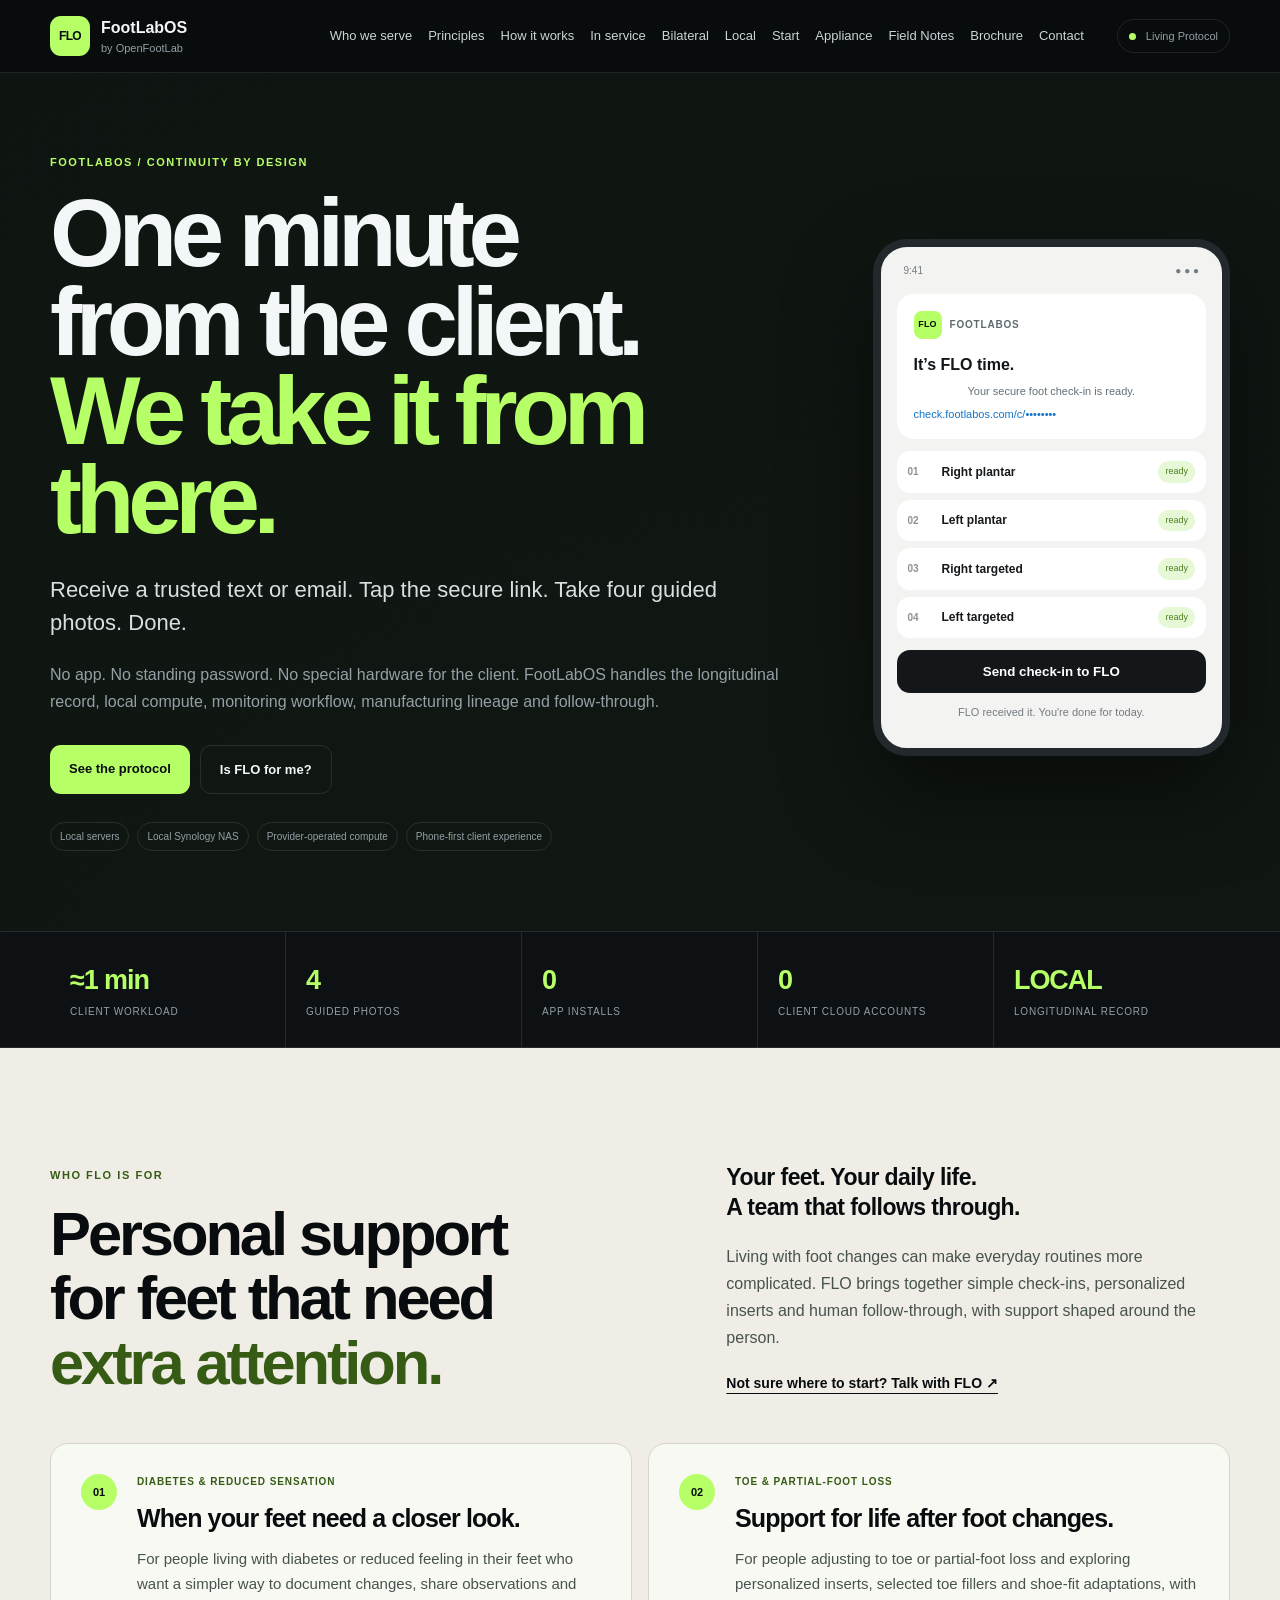
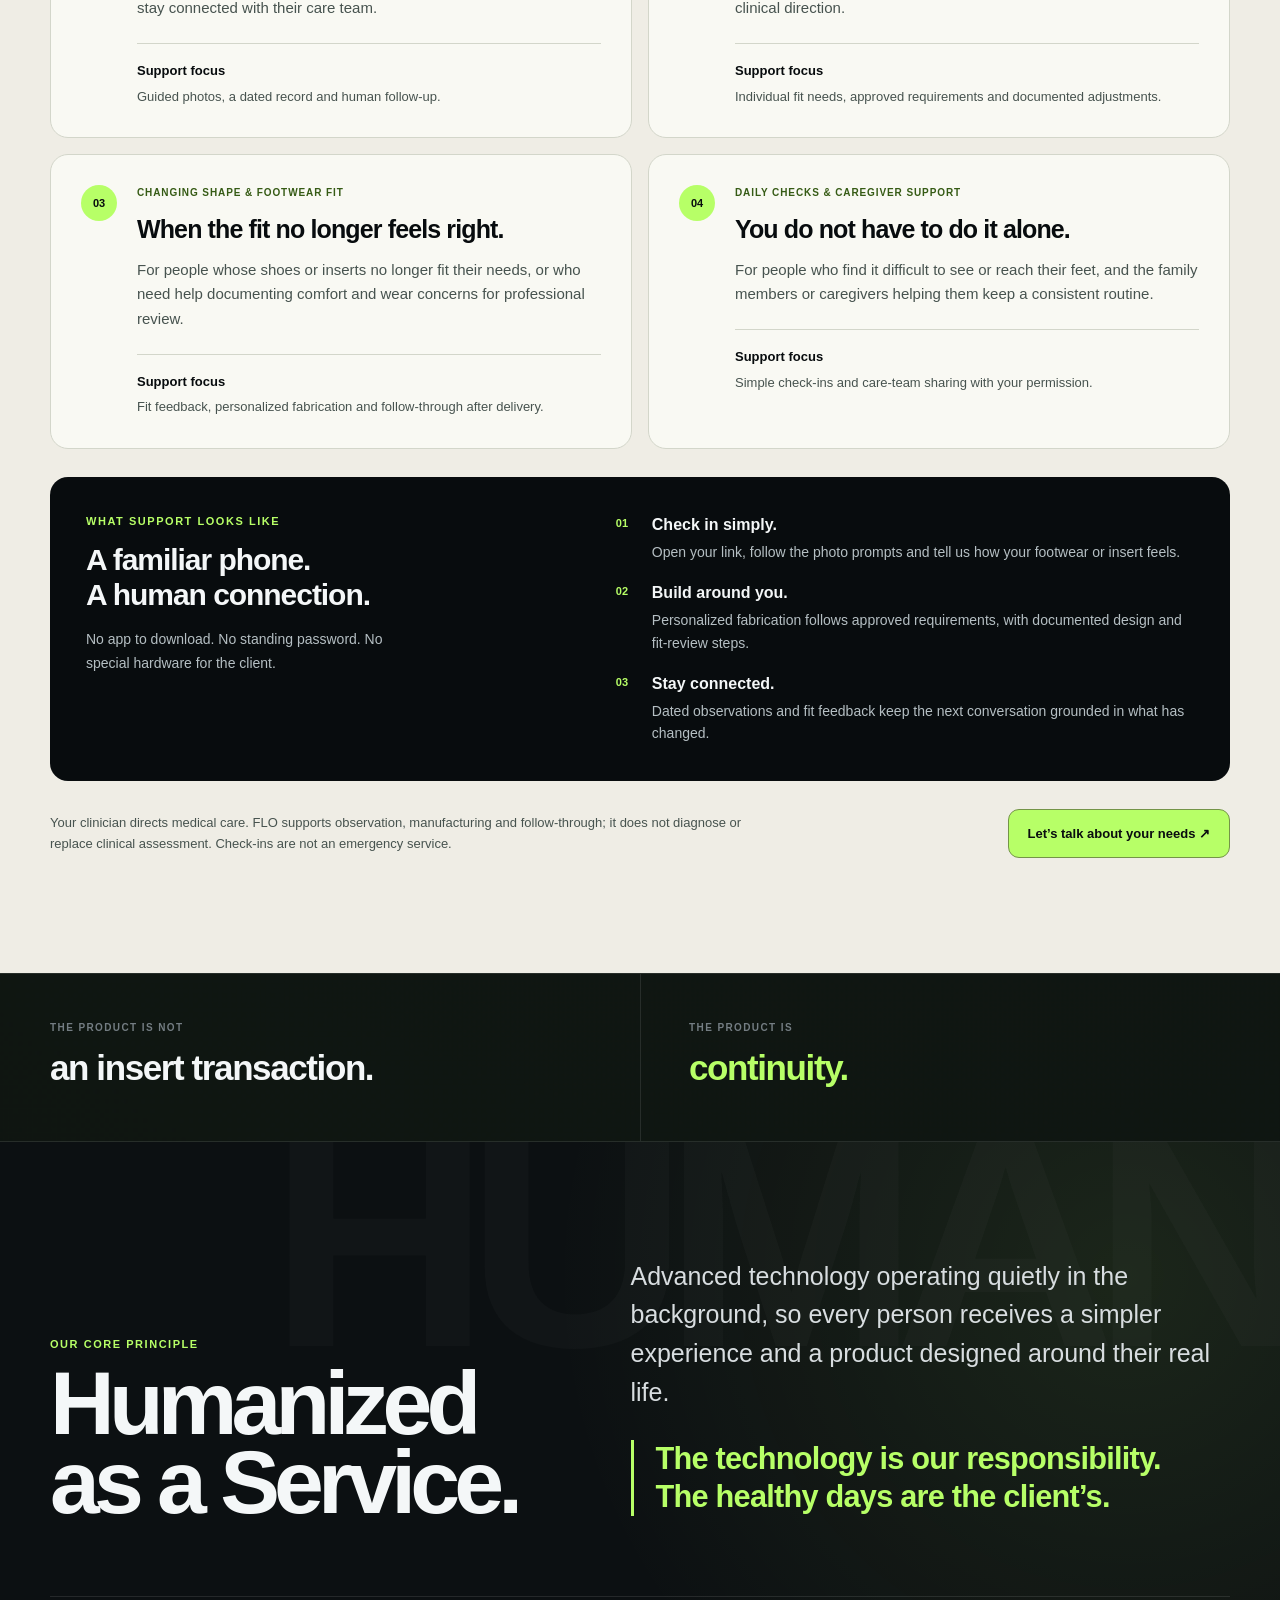
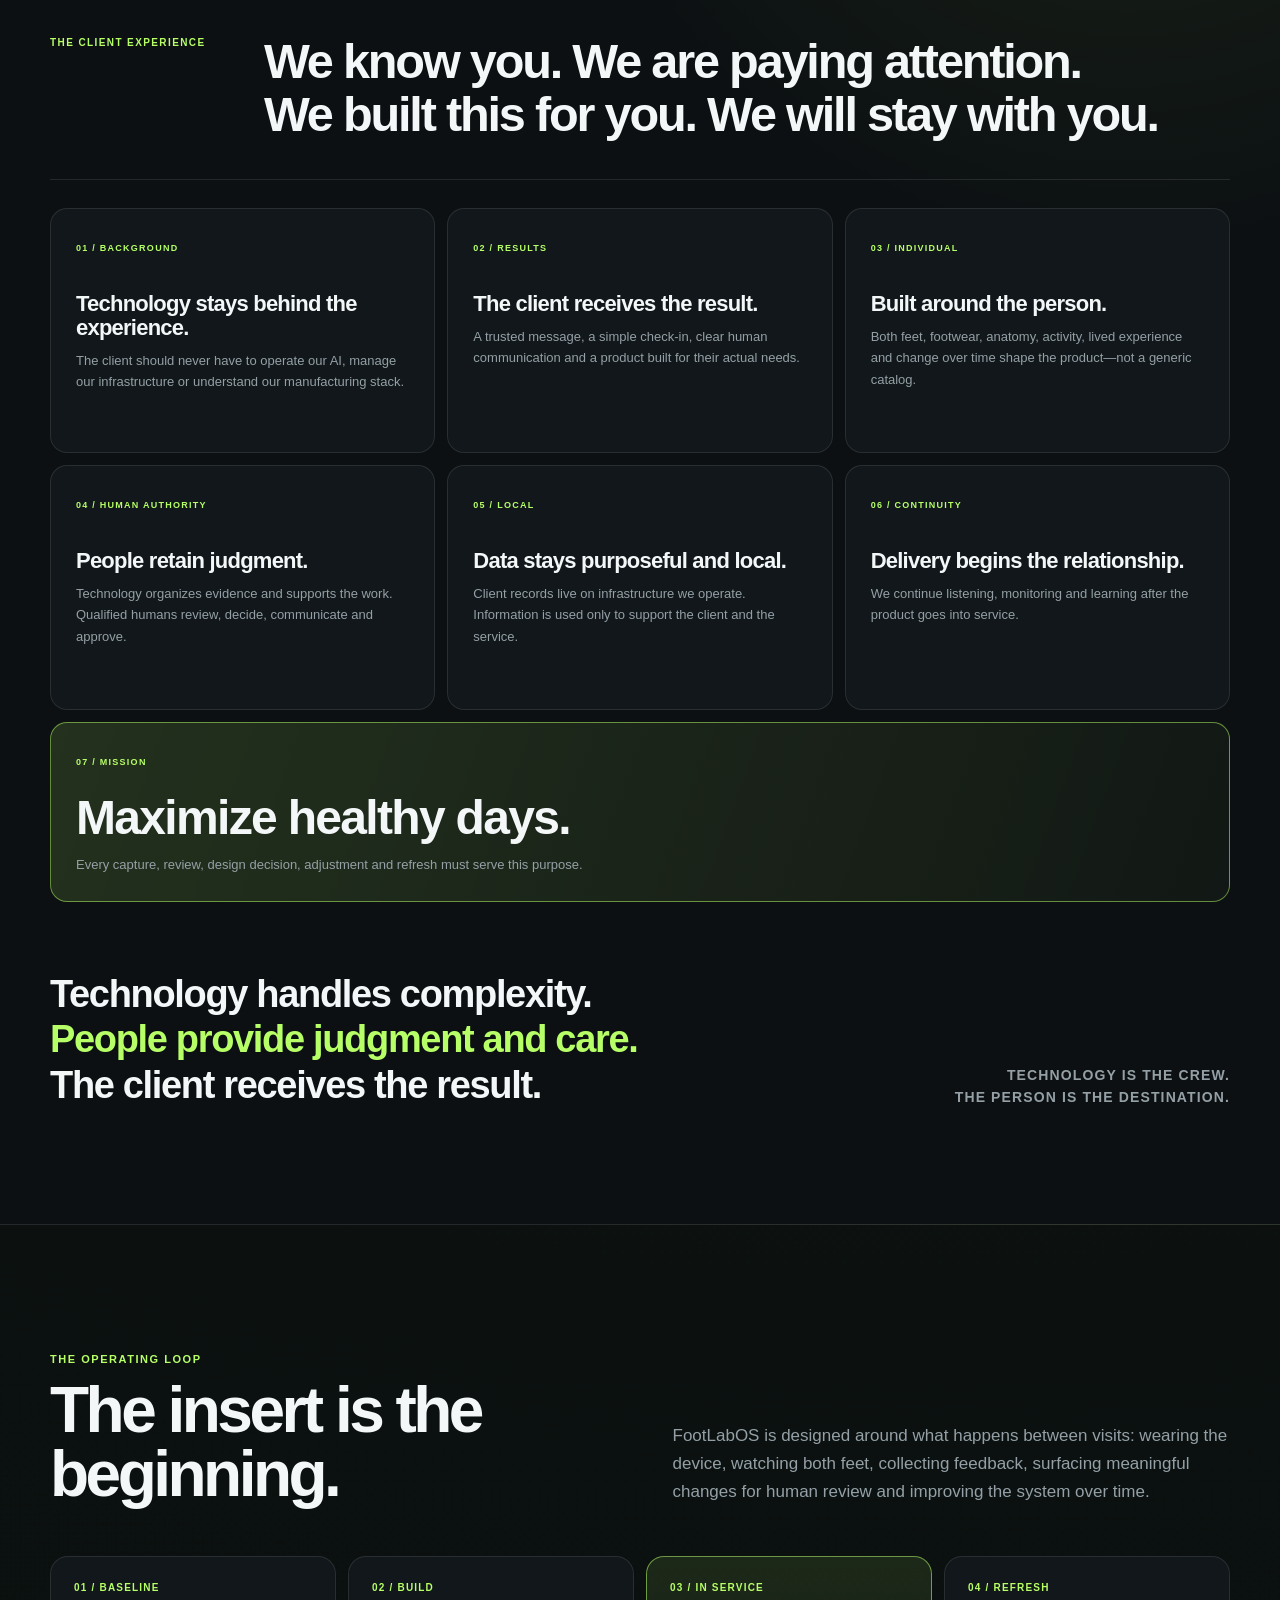
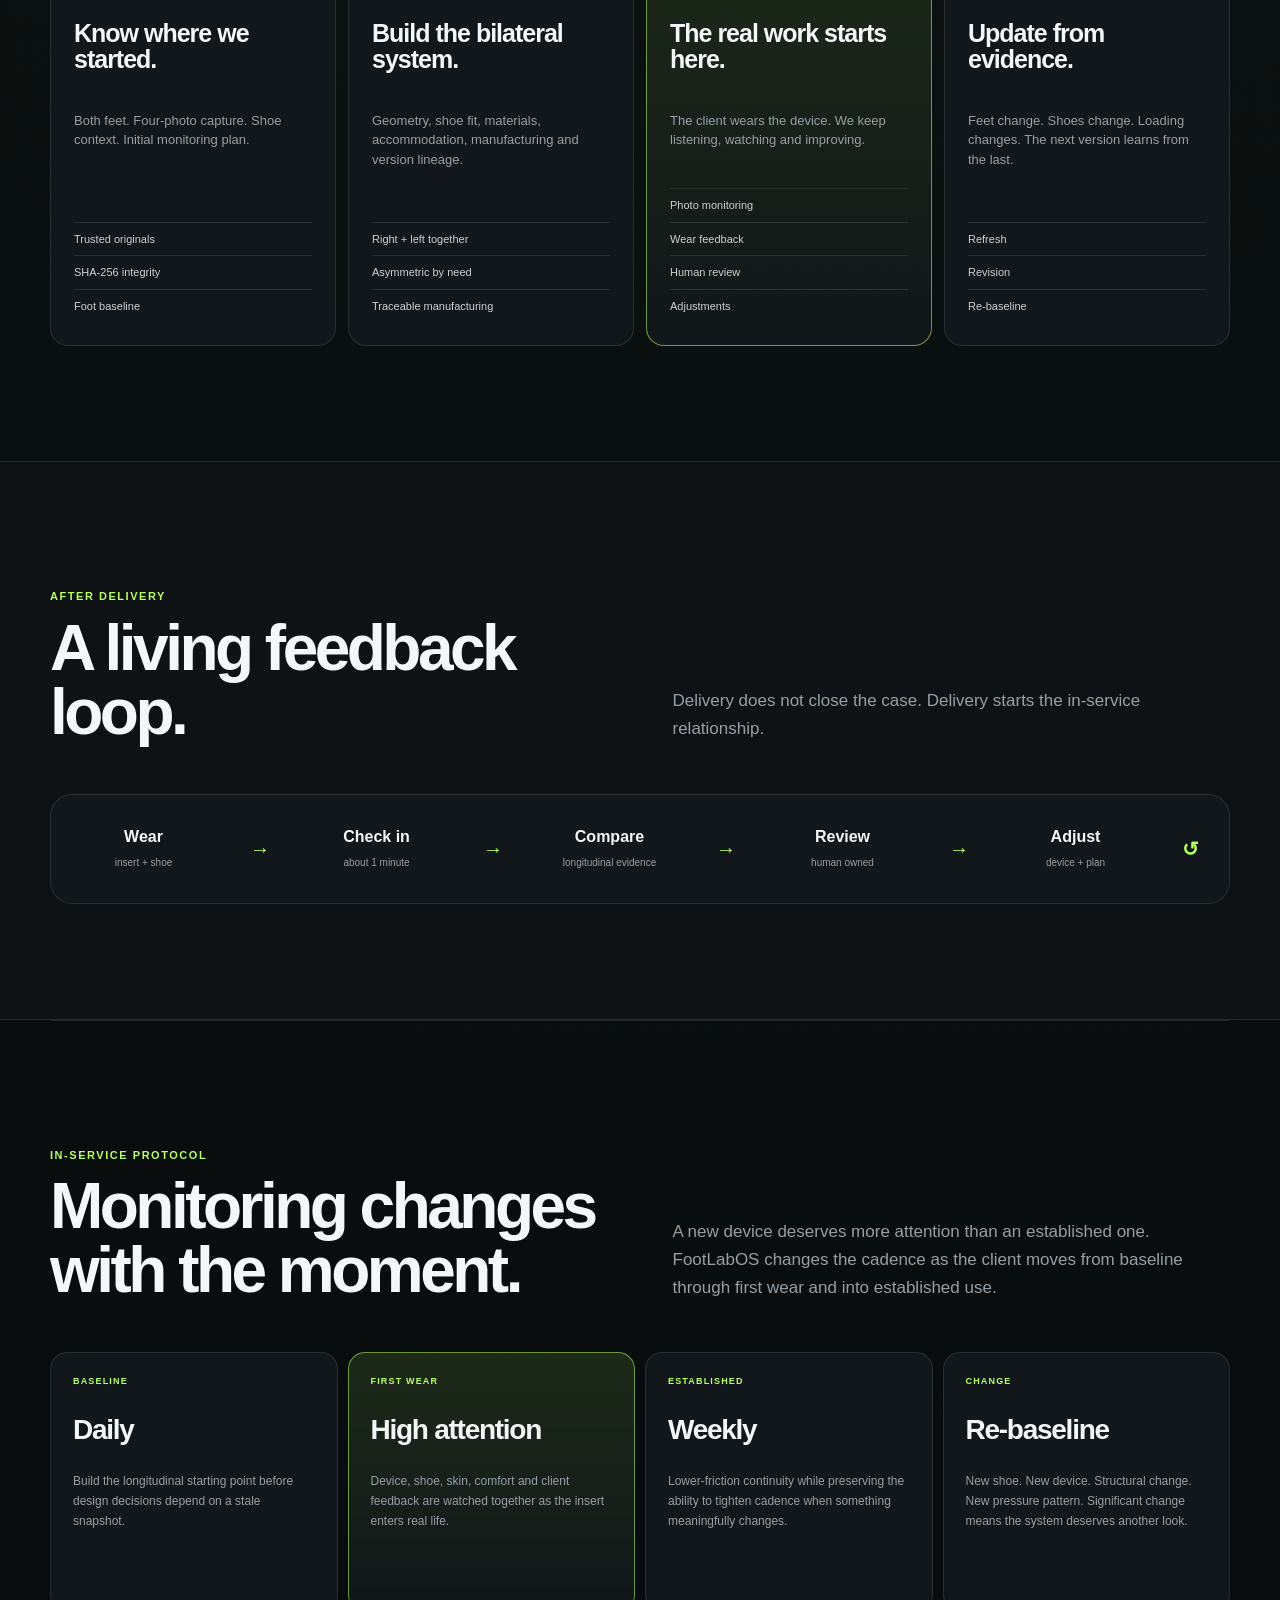
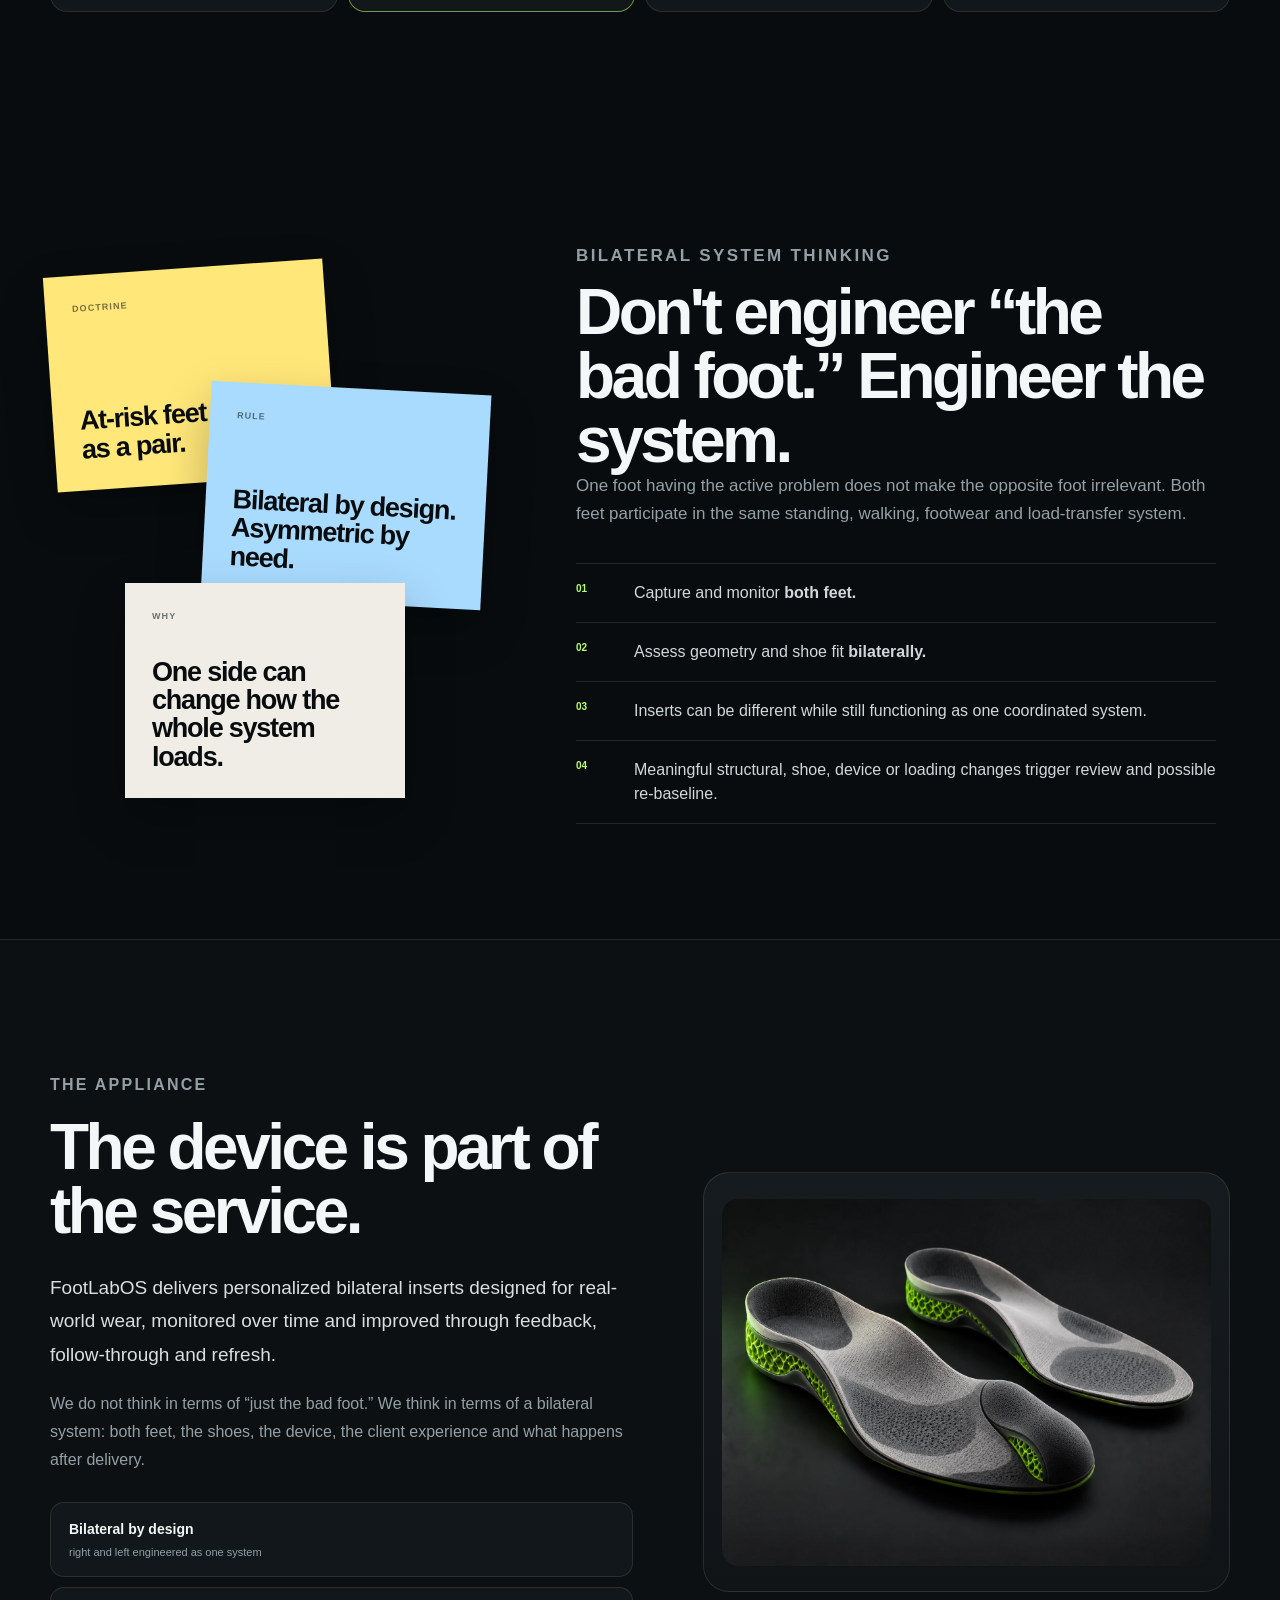
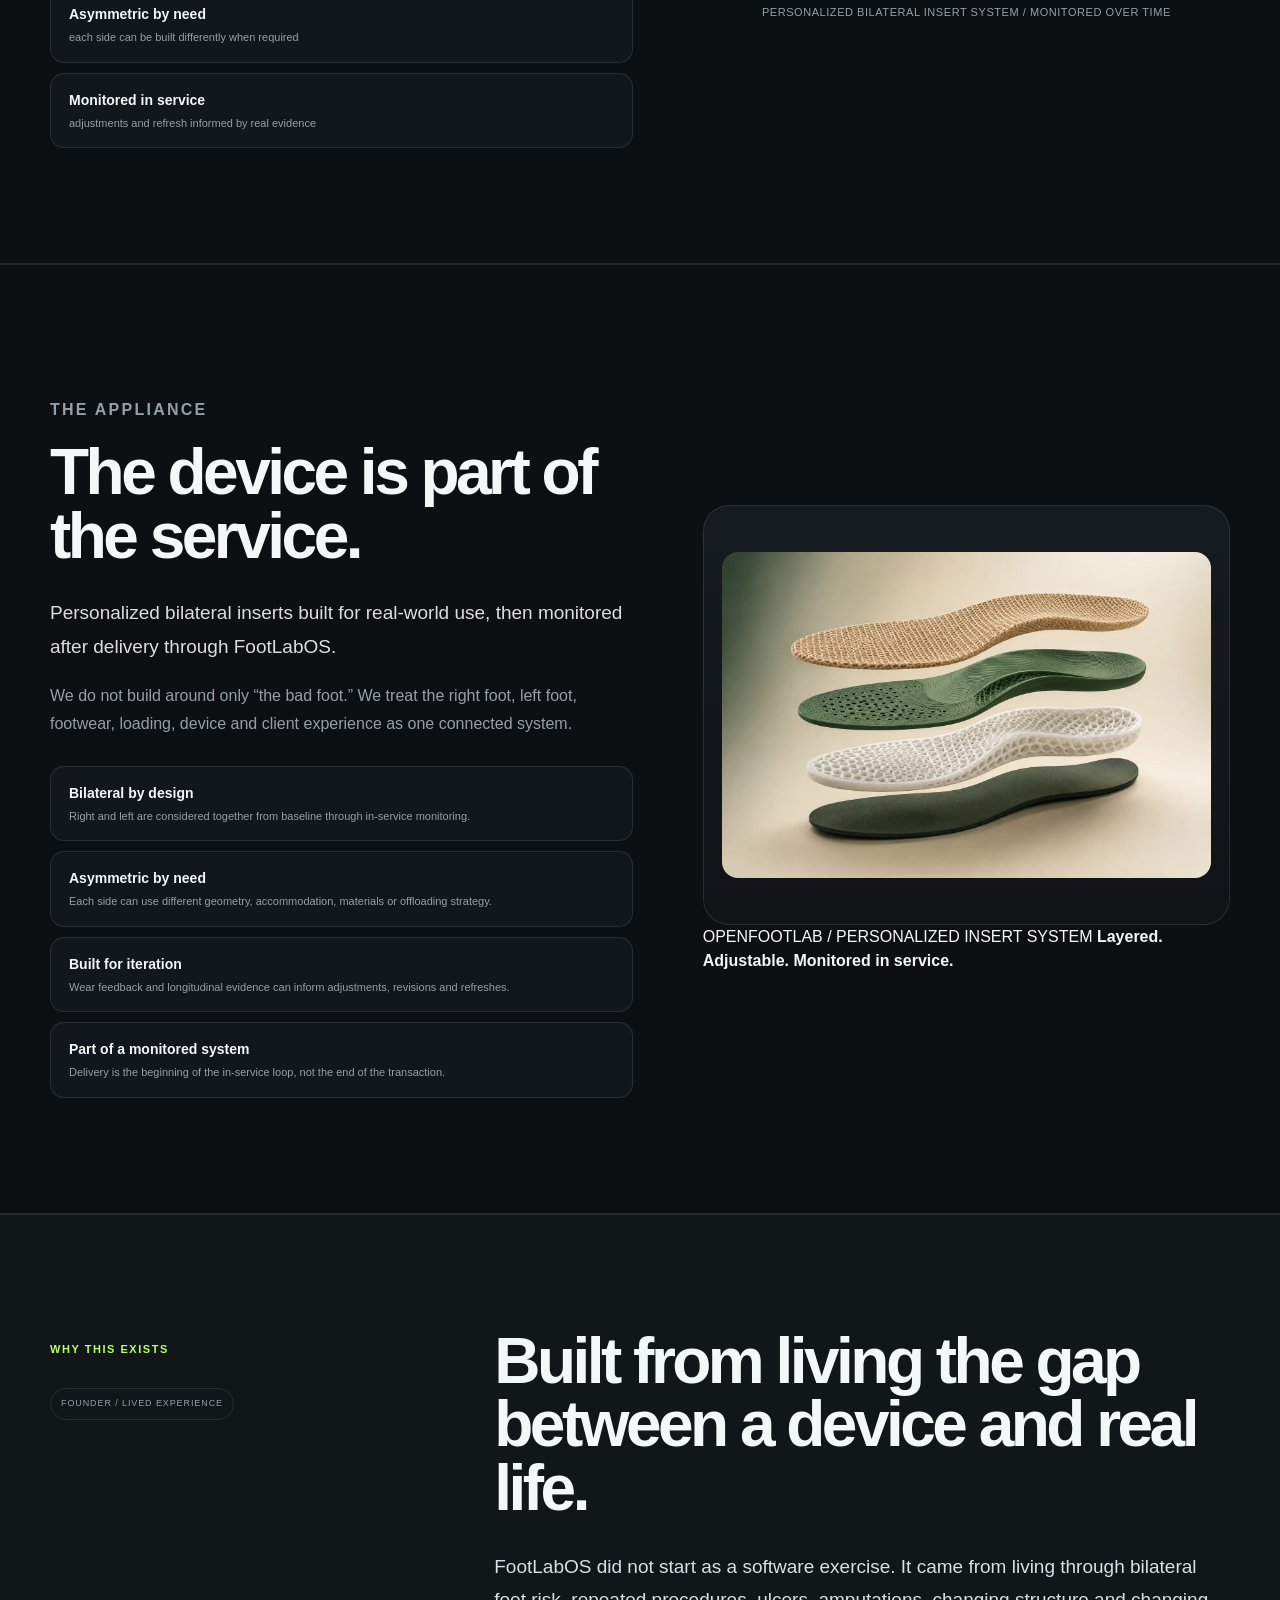
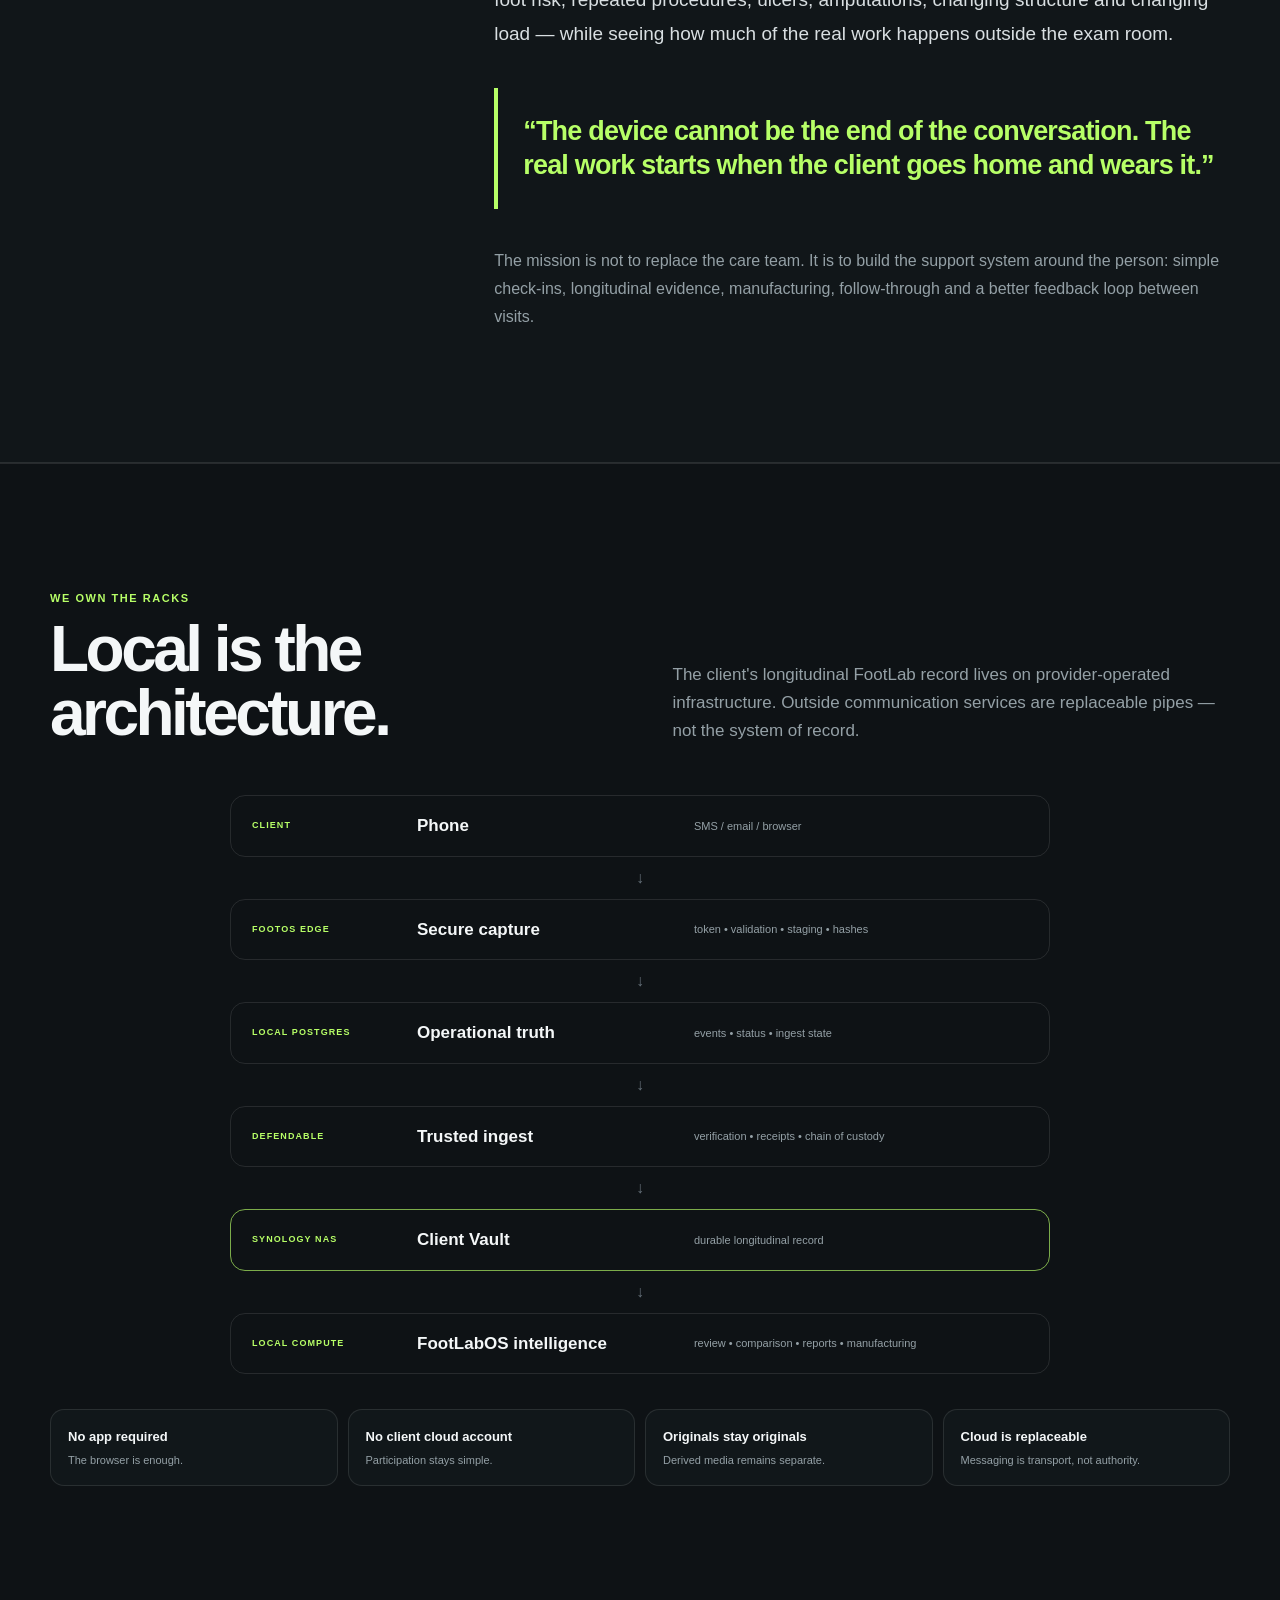
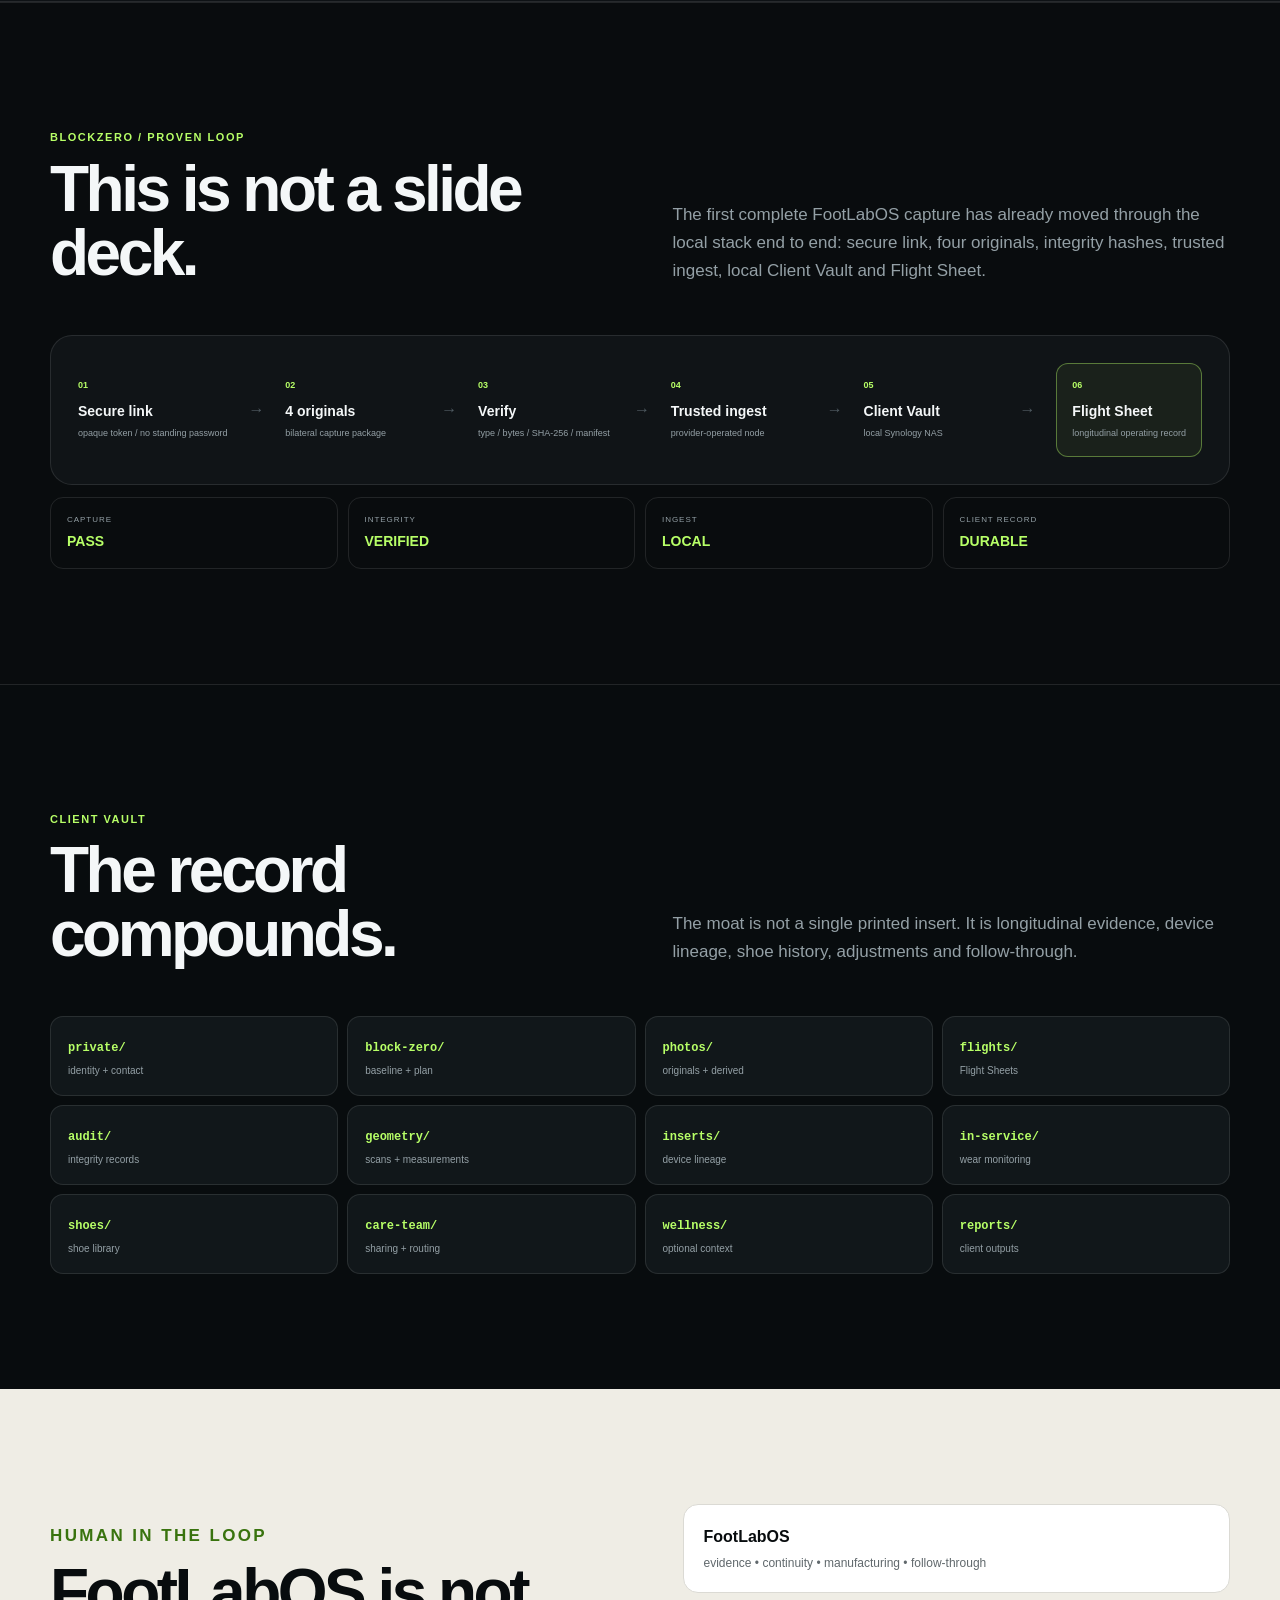
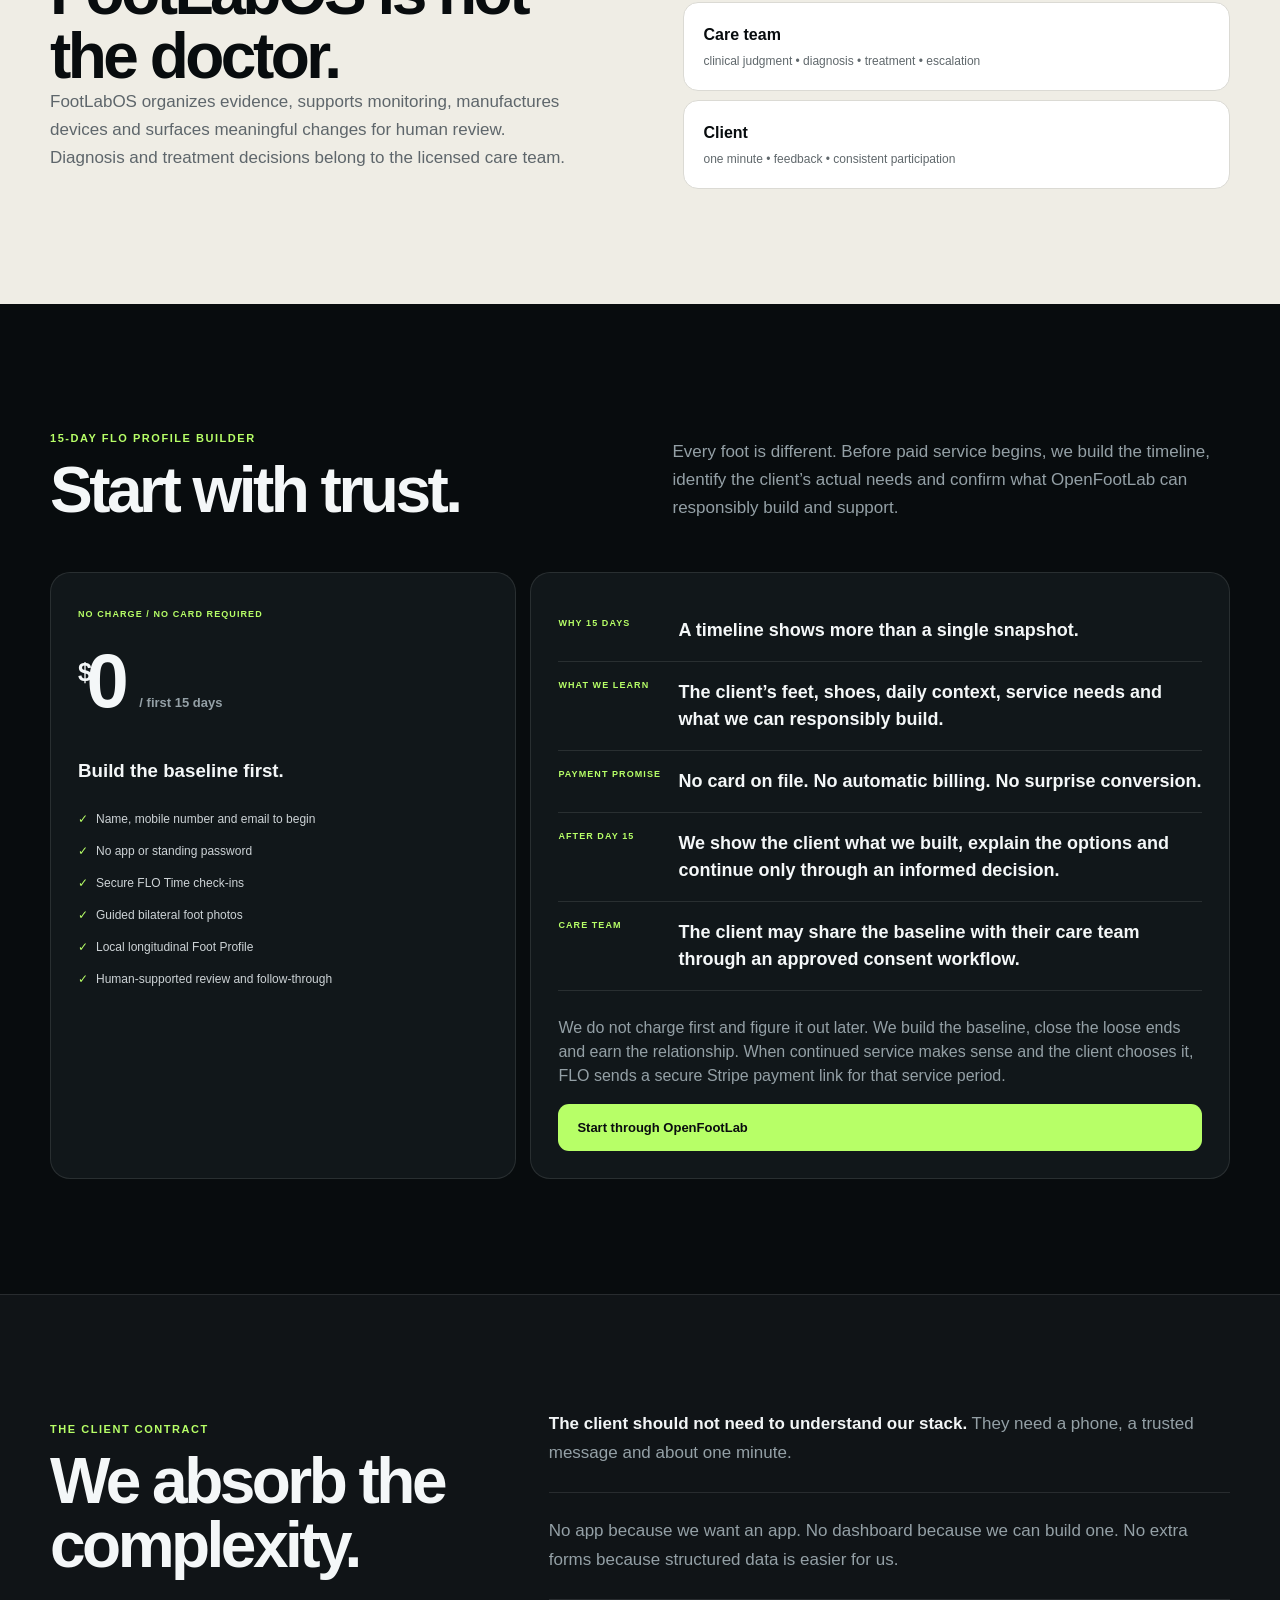
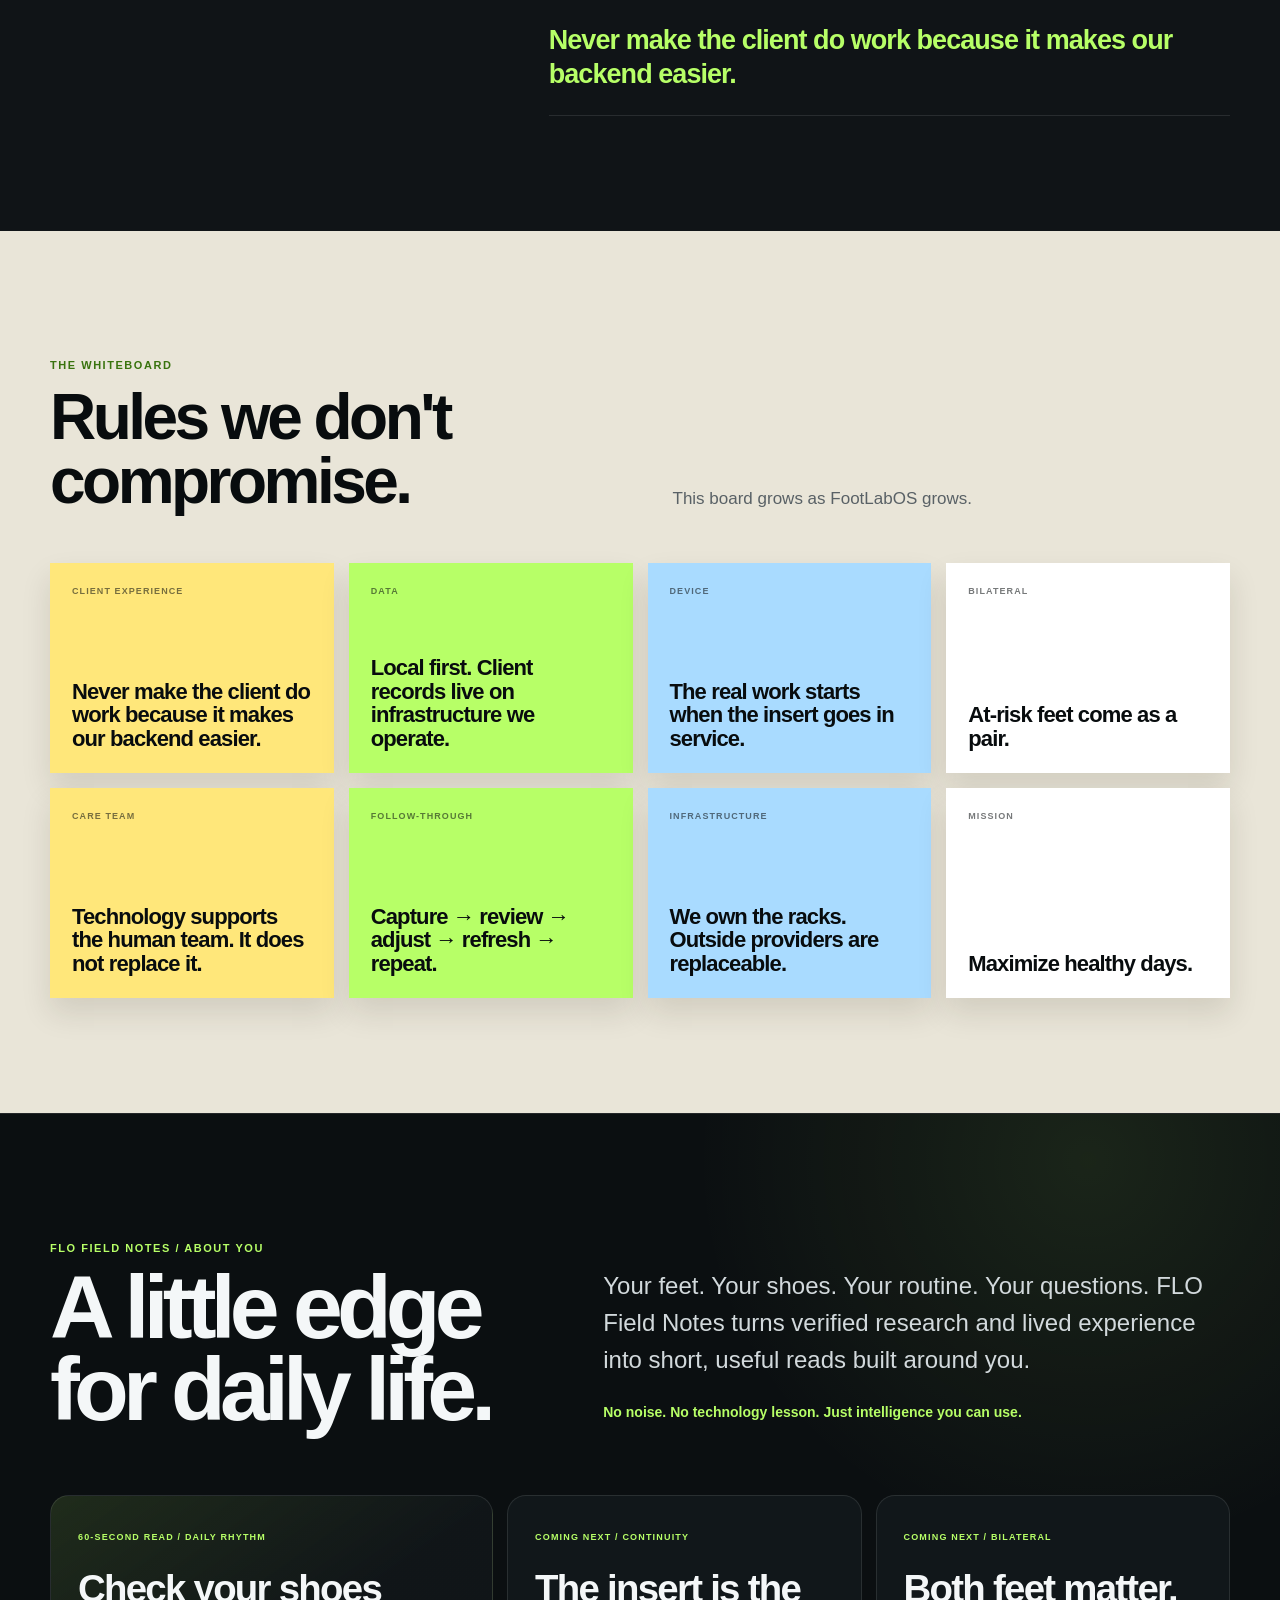
<file: index.html>
<!doctype html>
<html lang="en">
<head>
  <meta charset="utf-8">
  <meta name="viewport" content="width=device-width,initial-scale=1">
  <!-- FOOTLABOS SEARCH FOUNDATION -->
  <title>FootLabOS | Foot Monitoring & Personalized Inserts</title>
  <meta name="description" content="FootLabOS delivers local-first foot monitoring, personalized bilateral inserts and secure one-minute FLO check-ins with human follow-through.">
  <meta name="robots" content="index,follow,max-image-preview:large">
  <meta name="theme-color" content="#0c1012">

  <link rel="canonical" href="https://footlabos.com/">
  <link rel="manifest" href="/site.webmanifest">

  <meta property="og:type" content="website">
  <meta property="og:site_name" content="FootLabOS">
  <meta property="og:title" content="FootLabOS — Continuity by Design">
  <meta property="og:description" content="Secure one-minute foot check-ins, personalized bilateral inserts and human follow-through.">
  <meta property="og:url" content="https://footlabos.com/">
  <meta property="og:image" content="https://footlabos.com/assets/img/footlabos-bilateral-amputee-insert-v2.webp">
  <meta property="og:image:alt" content="Personalized bilateral FootLabOS insert system">

  <meta name="twitter:card" content="summary_large_image">
  <meta name="twitter:title" content="FootLabOS — Continuity by Design">
  <meta name="twitter:description" content="One-minute FLO check-ins and continuity after delivery.">
  <meta name="twitter:image" content="https://footlabos.com/assets/img/footlabos-bilateral-amputee-insert-v2.webp">

  <script type="application/ld+json">
  {
    "@context": "https://schema.org",
    "@graph": [
      {
        "@type": "Organization",
        "@id": "https://footlabos.com/#organization",
        "name": "OpenFootLab",
        "url": "https://openfootlab.com/",
        "email": "flo@footlabos.com",
        "telephone": "+1-561-532-7120"
      },
      {
        "@type": "Brand",
        "@id": "https://footlabos.com/#brand",
        "name": "FootLabOS",
        "alternateName": "FLO",
        "logo": "https://footlabos.com/assets/img/footlabos-favicon-512.png",
        "slogan": "Continuity by Design"
      },
      {
        "@type": "WebSite",
        "@id": "https://footlabos.com/#website",
        "url": "https://footlabos.com/",
        "name": "FootLabOS",
        "publisher": {
          "@id": "https://footlabos.com/#organization"
        }
      },
      {
        "@type": "Service",
        "@id": "https://footlabos.com/#service",
        "name": "FootLabOS",
        "serviceType": "Longitudinal foot monitoring and personalized bilateral insert service",
        "provider": {
          "@id": "https://footlabos.com/#organization"
        },
        "brand": {
          "@id": "https://footlabos.com/#brand"
        },
        "description": "A local-first service combining secure foot check-ins, personalized inserts, human review and continuity after delivery.",
        "url": "https://footlabos.com/"
      }
    ]
  }
  </script>
  <link rel="icon" href="assets/img/footlabos-flo-mark.svg" type="image/svg+xml">
  <link rel="apple-touch-icon" href="assets/img/footlabos-favicon-512.png">
  <link rel="stylesheet" href="assets/css/styles.css?v=flo-personal-support-1">
</head>

<body>

<header class="topbar">
  <div class="shell nav">
    <a class="brand" href="#top">
      <span class="logo" aria-hidden="true">FLO</span>
      <span>
        <strong>FootLabOS</strong>
        <small>by OpenFootLab</small>
      </span>
    </a>

    <nav aria-label="Main navigation">
      <a href="#who-we-serve">Who we serve</a>
      <a href="#principles">Principles</a>
      <a href="#how">How it works</a>
      <a href="#service">In service</a>
      <a href="#bilateral">Bilateral</a>
      <a href="#local">Local</a>
      <a href="#membership">Start</a>
      <a href="#appliance">Appliance</a>
      <a href="/field-notes/">Field Notes</a>
      <a href="https://openfootlab.com/brochure/">Brochure</a>
      <a href="#contact">Contact</a>
    </nav>

    <span class="live">
      <i></i>
      Living Protocol
    </span>
  </div>
</header>


<main id="top">

<section class="hero shell">

  <div class="hero-copy">

    <p class="eyebrow">FOOTLABOS / CONTINUITY BY DESIGN</p>

    <h1>
      One minute<br>
      from the client.
      <span>We take it from there.</span>
    </h1>

    <p class="lead">
      Receive a trusted text or email. Tap the secure link.
      Take four guided photos. Done.
    </p>

    <p class="sublead">
      No app. No standing password. No special hardware for the client.
      FootLabOS handles the longitudinal record, local compute,
      monitoring workflow, manufacturing lineage and follow-through.
    </p>

    <div class="buttons">
      <a class="button primary" href="#how">See the protocol</a>
      <a class="button secondary" href="#who-we-serve">Is FLO for me?</a>
    </div>

    <div class="proof">
      <span>Local servers</span>
      <span>Local Synology NAS</span>
      <span>Provider-operated compute</span>
      <span>Phone-first client experience</span>
    </div>

  </div>


  <div class="phone">

    <div class="phone-head">
      <span>9:41</span>
      <span>● ● ●</span>
    </div>

    <div class="sms">
      <div class="sms-brand">
        <span>FLO</span>
        <small>FootLabOS</small>
      </div>
      <strong>It’s FLO time.</strong>
      <p>Your secure foot check-in is ready.</p>
      <a>check.footlabos.com/c/••••••••</a>
    </div>

    <div class="captures">

      <div>
        <b>01</b>
        <span>Right plantar</span>
        <em>ready</em>
      </div>

      <div>
        <b>02</b>
        <span>Left plantar</span>
        <em>ready</em>
      </div>

      <div>
        <b>03</b>
        <span>Right targeted</span>
        <em>ready</em>
      </div>

      <div>
        <b>04</b>
        <span>Left targeted</span>
        <em>ready</em>
      </div>

    </div>

    <button id="demoSubmit">Send check-in to FLO</button>

    <p id="demoResult">
      FLO received it. You're done for today.
    </p>

  </div>

</section>


<section class="impact-strip">
  <div class="shell impact-grid">

    <div>
      <strong>≈1 min</strong>
      <span>client workload</span>
    </div>

    <div>
      <strong>4</strong>
      <span>guided photos</span>
    </div>

    <div>
      <strong>0</strong>
      <span>app installs</span>
    </div>

    <div>
      <strong>0</strong>
      <span>client cloud accounts</span>
    </div>

    <div>
      <strong>LOCAL</strong>
      <span>longitudinal record</span>
    </div>

  </div>
</section>


<!-- Personal support: people and everyday needs before the technology. -->
<section class="section personal-support" id="who-we-serve" aria-labelledby="personal-support-title">
  <div class="shell">
    <div class="personal-support-intro">
      <div>
        <p class="eyebrow">WHO FLO IS FOR</p>
        <h2 id="personal-support-title">Personal support for feet that need <span>extra attention.</span></h2>
      </div>
      <div class="personal-support-lead">
        <p class="personal-support-motto">Your feet. Your daily life.<br>A team that follows through.</p>
        <p>Living with foot changes can make everyday routines more complicated. FLO brings together simple check-ins, personalized inserts and human follow-through, with support shaped around the person.</p>
        <a class="personal-support-link" href="#contact">Not sure where to start? Talk with FLO <span aria-hidden="true">↗</span></a>
      </div>
    </div>

    <div class="personal-support-grid">
      <article class="personal-support-card">
        <span class="personal-support-number" aria-hidden="true">01</span>
        <div>
          <p class="personal-support-category">DIABETES &amp; REDUCED SENSATION</p>
          <h3>When your feet need a closer look.</h3>
          <p>For people living with diabetes or reduced feeling in their feet who want a simpler way to document changes, share observations and stay connected with their care team.</p>
          <p class="personal-support-detail"><strong>Support focus</strong> Guided photos, a dated record and human follow-up.</p>
        </div>
      </article>

      <article class="personal-support-card">
        <span class="personal-support-number" aria-hidden="true">02</span>
        <div>
          <p class="personal-support-category">TOE &amp; PARTIAL-FOOT LOSS</p>
          <h3>Support for life after foot changes.</h3>
          <p>For people adjusting to toe or partial-foot loss and exploring personalized inserts, selected toe fillers and shoe-fit adaptations, with clinical direction.</p>
          <p class="personal-support-detail"><strong>Support focus</strong> Individual fit needs, approved requirements and documented adjustments.</p>
        </div>
      </article>

      <article class="personal-support-card">
        <span class="personal-support-number" aria-hidden="true">03</span>
        <div>
          <p class="personal-support-category">CHANGING SHAPE &amp; FOOTWEAR FIT</p>
          <h3>When the fit no longer feels right.</h3>
          <p>For people whose shoes or inserts no longer fit their needs, or who need help documenting comfort and wear concerns for professional review.</p>
          <p class="personal-support-detail"><strong>Support focus</strong> Fit feedback, personalized fabrication and follow-through after delivery.</p>
        </div>
      </article>

      <article class="personal-support-card">
        <span class="personal-support-number" aria-hidden="true">04</span>
        <div>
          <p class="personal-support-category">DAILY CHECKS &amp; CAREGIVER SUPPORT</p>
          <h3>You do not have to do it alone.</h3>
          <p>For people who find it difficult to see or reach their feet, and the family members or caregivers helping them keep a consistent routine.</p>
          <p class="personal-support-detail"><strong>Support focus</strong> Simple check-ins and care-team sharing with your permission.</p>
        </div>
      </article>
    </div>

    <div class="personal-support-service" aria-labelledby="personal-support-service-title">
      <div class="personal-support-service-intro">
        <p class="eyebrow">WHAT SUPPORT LOOKS LIKE</p>
        <h3 id="personal-support-service-title">A familiar phone.<br>A human connection.</h3>
        <p>No app to download. No standing password. No special hardware for the client.</p>
      </div>
      <ol class="personal-support-steps">
        <li><strong>Check in simply.</strong><span>Open your link, follow the photo prompts and tell us how your footwear or insert feels.</span></li>
        <li><strong>Build around you.</strong><span>Personalized fabrication follows approved requirements, with documented design and fit-review steps.</span></li>
        <li><strong>Stay connected.</strong><span>Dated observations and fit feedback keep the next conversation grounded in what has changed.</span></li>
      </ol>
    </div>

    <div class="personal-support-next">
      <p>Your clinician directs medical care. FLO supports observation, manufacturing and follow-through; it does not diagnose or replace clinical assessment. Check-ins are not an emergency service.</p>
      <a class="button primary" href="#contact">Let’s talk about your needs <span aria-hidden="true">↗</span></a>
    </div>
  </div>
</section>


<section class="statement">
  <div class="shell statement-grid">

    <div>
      <small>THE PRODUCT IS NOT</small>
      <strong>an insert transaction.</strong>
    </div>

    <div class="green">
      <small>THE PRODUCT IS</small>
      <strong>continuity.</strong>
    </div>

  </div>
</section>


<section class="section humanized-section" id="principles">

  <div class="shell">

    <div class="humanized-intro">

      <div>
        <p class="eyebrow">OUR CORE PRINCIPLE</p>
        <h2>Humanized<br>as a Service.</h2>
      </div>

      <div class="humanized-definition">
        <p>
          Advanced technology operating quietly in the background,
          so every person receives a simpler experience and a product
          designed around their real life.
        </p>

        <blockquote>
          The technology is our responsibility.<br>
          The healthy days are the client’s.
        </blockquote>
      </div>

    </div>


    <div class="humanized-promise">

      <span>THE CLIENT EXPERIENCE</span>

      <strong>
        We know you. We are paying attention.<br>
        We built this for you. We will stay with you.
      </strong>

    </div>


    <div class="humanized-principles">

      <article>
        <small>01 / BACKGROUND</small>
        <h3>Technology stays behind the experience.</h3>
        <p>
          The client should never have to operate our AI, manage our
          infrastructure or understand our manufacturing stack.
        </p>
      </article>

      <article>
        <small>02 / RESULTS</small>
        <h3>The client receives the result.</h3>
        <p>
          A trusted message, a simple check-in, clear human communication
          and a product built for their actual needs.
        </p>
      </article>

      <article>
        <small>03 / INDIVIDUAL</small>
        <h3>Built around the person.</h3>
        <p>
          Both feet, footwear, anatomy, activity, lived experience and
          change over time shape the product—not a generic catalog.
        </p>
      </article>

      <article>
        <small>04 / HUMAN AUTHORITY</small>
        <h3>People retain judgment.</h3>
        <p>
          Technology organizes evidence and supports the work.
          Qualified humans review, decide, communicate and approve.
        </p>
      </article>

      <article>
        <small>05 / LOCAL</small>
        <h3>Data stays purposeful and local.</h3>
        <p>
          Client records live on infrastructure we operate.
          Information is used only to support the client and the service.
        </p>
      </article>

      <article>
        <small>06 / CONTINUITY</small>
        <h3>Delivery begins the relationship.</h3>
        <p>
          We continue listening, monitoring and learning after the
          product goes into service.
        </p>
      </article>

      <article class="mission">
        <small>07 / MISSION</small>
        <h3>Maximize healthy days.</h3>
        <p>
          Every capture, review, design decision, adjustment and refresh
          must serve this purpose.
        </p>
      </article>

    </div>


    <div class="humanized-bottom-line">

      <p>
        Technology handles complexity.
        <span>People provide judgment and care.</span>
        The client receives the result.
      </p>

      <strong>
        Technology is the crew.<br>
        The person is the destination.
      </strong>

    </div>

  </div>

</section>


<section class="section shell" id="how">

  <div class="heading">

    <div>
      <p class="eyebrow">THE OPERATING LOOP</p>
      <h2>The insert is the beginning.</h2>
    </div>

    <p>
      FootLabOS is designed around what happens between visits:
      wearing the device, watching both feet, collecting feedback,
      surfacing meaningful changes for human review and improving the
      system over time.
    </p>

  </div>


  <div class="phases">

    <article>
      <small>01 / BASELINE</small>
      <h3>Know where we started.</h3>
      <p>
        Both feet. Four-photo capture. Shoe context.
        Initial monitoring plan.
      </p>
      <ul>
        <li>Trusted originals</li>
        <li>SHA-256 integrity</li>
        <li>Foot baseline</li>
      </ul>
    </article>


    <article>
      <small>02 / BUILD</small>
      <h3>Build the bilateral system.</h3>
      <p>
        Geometry, shoe fit, materials, accommodation,
        manufacturing and version lineage.
      </p>
      <ul>
        <li>Right + left together</li>
        <li>Asymmetric by need</li>
        <li>Traceable manufacturing</li>
      </ul>
    </article>


    <article class="featured">
      <small>03 / IN SERVICE</small>
      <h3>The real work starts here.</h3>
      <p>
        The client wears the device. We keep listening,
        watching and improving.
      </p>
      <ul>
        <li>Photo monitoring</li>
        <li>Wear feedback</li>
        <li>Human review</li>
        <li>Adjustments</li>
      </ul>
    </article>


    <article>
      <small>04 / REFRESH</small>
      <h3>Update from evidence.</h3>
      <p>
        Feet change. Shoes change. Loading changes.
        The next version learns from the last.
      </p>
      <ul>
        <li>Refresh</li>
        <li>Revision</li>
        <li>Re-baseline</li>
      </ul>
    </article>

  </div>

</section>


<section class="section dark" id="service">

  <div class="shell">

    <div class="heading">

      <div>
        <p class="eyebrow">AFTER DELIVERY</p>
        <h2>A living feedback loop.</h2>
      </div>

      <p>
        Delivery does not close the case.
        Delivery starts the in-service relationship.
      </p>

    </div>


    <div class="loop">

      <div>
        <strong>Wear</strong>
        <span>insert + shoe</span>
      </div>

      <b>→</b>

      <div>
        <strong>Check in</strong>
        <span>about 1 minute</span>
      </div>

      <b>→</b>

      <div>
        <strong>Compare</strong>
        <span>longitudinal evidence</span>
      </div>

      <b>→</b>

      <div>
        <strong>Review</strong>
        <span>human owned</span>
      </div>

      <b>→</b>

      <div>
        <strong>Adjust</strong>
        <span>device + plan</span>
      </div>

      <b>↺</b>

    </div>

  </div>

</section>


<section class="section shell monitoring-protocol">

  <div class="heading">
    <div>
      <p class="eyebrow">IN-SERVICE PROTOCOL</p>
      <h2>Monitoring changes with the moment.</h2>
    </div>

    <p>
      A new device deserves more attention than an established one.
      FootLabOS changes the cadence as the client moves from baseline
      through first wear and into established use.
    </p>
  </div>

  <div class="cadence-grid">

    <article>
      <span>BASELINE</span>
      <strong>Daily</strong>
      <p>
        Build the longitudinal starting point before design decisions
        depend on a stale snapshot.
      </p>
    </article>

    <article class="cadence-hot">
      <span>FIRST WEAR</span>
      <strong>High attention</strong>
      <p>
        Device, shoe, skin, comfort and client feedback are watched
        together as the insert enters real life.
      </p>
    </article>

    <article>
      <span>ESTABLISHED</span>
      <strong>Weekly</strong>
      <p>
        Lower-friction continuity while preserving the ability to
        tighten cadence when something meaningfully changes.
      </p>
    </article>

    <article>
      <span>CHANGE</span>
      <strong>Re-baseline</strong>
      <p>
        New shoe. New device. Structural change. New pressure pattern.
        Significant change means the system deserves another look.
      </p>
    </article>

  </div>

</section>


<section class="section shell" id="bilateral">

  <div class="two-col">

    <div class="notes">

      <div class="note yellow">
        <small>DOCTRINE</small>
        <strong>At-risk feet come as a pair.</strong>
      </div>

      <div class="note blue">
        <small>RULE</small>
        <strong>Bilateral by design.<br>Asymmetric by need.</strong>
      </div>

      <div class="note white">
        <small>WHY</small>
        <strong>One side can change how the whole system loads.</strong>
      </div>

    </div>


    <div class="copy">

      <p class="eyebrow">BILATERAL SYSTEM THINKING</p>

      <h2>
        Don't engineer
        “the bad foot.”
        Engineer the system.
      </h2>

      <p>
        One foot having the active problem does not make the opposite
        foot irrelevant. Both feet participate in the same standing,
        walking, footwear and load-transfer system.
      </p>


      <div class="rules">

        <div>
          <span>01</span>
          <p>Capture and monitor <strong>both feet.</strong></p>
        </div>

        <div>
          <span>02</span>
          <p>Assess geometry and shoe fit <strong>bilaterally.</strong></p>
        </div>

        <div>
          <span>03</span>
          <p>
            Inserts can be different while still functioning as one
            coordinated system.
          </p>
        </div>

        <div>
          <span>04</span>
          <p>
            Meaningful structural, shoe, device or loading changes
            trigger review and possible re-baseline.
          </p>
        </div>

      </div>

    </div>

  </div>

</section>



<section class="section appliance-section">

  <div class="shell appliance-grid">

    <div class="appliance-copy">
      <p class="eyebrow">THE APPLIANCE</p>
      <h2>The device is part of the service.</h2>

      <p class="appliance-lead">
        FootLabOS delivers personalized bilateral inserts designed
        for real-world wear, monitored over time and improved through
        feedback, follow-through and refresh.
      </p>

      <p>
        We do not think in terms of “just the bad foot.”
        We think in terms of a bilateral system:
        both feet, the shoes, the device, the client experience
        and what happens after delivery.
      </p>

      <div class="appliance-points">
        <div>
          <strong>Bilateral by design</strong>
          <span>right and left engineered as one system</span>
        </div>
        <div>
          <strong>Asymmetric by need</strong>
          <span>each side can be built differently when required</span>
        </div>
        <div>
          <strong>Monitored in service</strong>
          <span>adjustments and refresh informed by real evidence</span>
        </div>
      </div>
    </div>

    <div class="appliance-visual">
      <div class="image-frame">
        <img
          src="assets/img/footlabos-bilateral-amputee-insert-v2.webp"
          alt="FootLabOS personalized bilateral insert pair"
        >
      </div>
      <p class="image-caption">
        Personalized bilateral insert system / monitored over time
      </p>
    </div>

  </div>

</section>



<section class="section appliance-section" id="appliance">

  <div class="shell appliance-grid">

    <div class="appliance-copy">

      <p class="eyebrow">THE APPLIANCE</p>

      <h2>
        The device is part
        of the service.
      </h2>

      <p class="appliance-lead">
        Personalized bilateral inserts built for real-world use,
        then monitored after delivery through FootLabOS.
      </p>

      <p>
        We do not build around only “the bad foot.”
        We treat the right foot, left foot, footwear, loading,
        device and client experience as one connected system.
      </p>

      <div class="appliance-points">

        <div>
          <strong>Bilateral by design</strong>
          <span>
            Right and left are considered together from baseline
            through in-service monitoring.
          </span>
        </div>

        <div>
          <strong>Asymmetric by need</strong>
          <span>
            Each side can use different geometry, accommodation,
            materials or offloading strategy.
          </span>
        </div>

        <div>
          <strong>Built for iteration</strong>
          <span>
            Wear feedback and longitudinal evidence can inform
            adjustments, revisions and refreshes.
          </span>
        </div>

        <div>
          <strong>Part of a monitored system</strong>
          <span>
            Delivery is the beginning of the in-service loop,
            not the end of the transaction.
          </span>
        </div>

      </div>

    </div>


    <div class="appliance-visual">

      <div class="image-frame">
        <img
          src="assets/img/openfootlab-exploded-build.webp"
          alt="Exploded view of an OpenFootLab layered personalized insert"
          loading="lazy"
        >
      </div>

      <div class="image-meta">
        <span>OPENFOOTLAB / PERSONALIZED INSERT SYSTEM</span>
        <strong>Layered. Adjustable. Monitored in service.</strong>
      </div>

    </div>

  </div>

</section>


<section class="section founder-section">

  <div class="shell founder-grid">

    <div class="founder-label">
      <p class="eyebrow">WHY THIS EXISTS</p>
      <span>FOUNDER / LIVED EXPERIENCE</span>
    </div>

    <div class="founder-story">

      <h2>
        Built from living the gap
        between a device and real life.
      </h2>

      <p class="founder-lead">
        FootLabOS did not start as a software exercise.
        It came from living through bilateral foot risk,
        repeated procedures, ulcers, amputations, changing structure
        and changing load — while seeing how much of the real work
        happens outside the exam room.
      </p>

      <blockquote>
        “The device cannot be the end of the conversation.
        The real work starts when the client goes home and wears it.”
      </blockquote>

      <p>
        The mission is not to replace the care team.
        It is to build the support system around the person:
        simple check-ins, longitudinal evidence, manufacturing,
        follow-through and a better feedback loop between visits.
      </p>

    </div>

  </div>

</section>


<section class="section local" id="local">

  <div class="shell">

    <div class="heading">

      <div>
        <p class="eyebrow">WE OWN THE RACKS</p>
        <h2>Local is the architecture.</h2>
      </div>

      <p>
        The client's longitudinal FootLab record lives on
        provider-operated infrastructure. Outside communication
        services are replaceable pipes — not the system of record.
      </p>

    </div>


    <div class="stack">

      <div>
        <small>CLIENT</small>
        <strong>Phone</strong>
        <span>SMS / email / browser</span>
      </div>

      <i>↓</i>

      <div>
        <small>FOOTOS EDGE</small>
        <strong>Secure capture</strong>
        <span>token • validation • staging • hashes</span>
      </div>

      <i>↓</i>

      <div>
        <small>LOCAL POSTGRES</small>
        <strong>Operational truth</strong>
        <span>events • status • ingest state</span>
      </div>

      <i>↓</i>

      <div>
        <small>DEFENDABLE</small>
        <strong>Trusted ingest</strong>
        <span>verification • receipts • chain of custody</span>
      </div>

      <i>↓</i>

      <div class="trusted">
        <small>SYNOLOGY NAS</small>
        <strong>Client Vault</strong>
        <span>durable longitudinal record</span>
      </div>

      <i>↓</i>

      <div>
        <small>LOCAL COMPUTE</small>
        <strong>FootLabOS intelligence</strong>
        <span>review • comparison • reports • manufacturing</span>
      </div>

    </div>


    <div class="principles">

      <div>
        <strong>No app required</strong>
        <span>The browser is enough.</span>
      </div>

      <div>
        <strong>No client cloud account</strong>
        <span>Participation stays simple.</span>
      </div>

      <div>
        <strong>Originals stay originals</strong>
        <span>Derived media remains separate.</span>
      </div>

      <div>
        <strong>Cloud is replaceable</strong>
        <span>Messaging is transport, not authority.</span>
      </div>

    </div>

  </div>

</section>


<section class="section proof-section">

  <div class="shell">

    <div class="heading">

      <div>
        <p class="eyebrow">BLOCKZERO / PROVEN LOOP</p>
        <h2>This is not a slide deck.</h2>
      </div>

      <p>
        The first complete FootLabOS capture has already moved through
        the local stack end to end: secure link, four originals,
        integrity hashes, trusted ingest, local Client Vault and
        Flight Sheet.
      </p>

    </div>


    <div class="proof-rail">

      <div>
        <span>01</span>
        <strong>Secure link</strong>
        <small>opaque token / no standing password</small>
      </div>

      <i>→</i>

      <div>
        <span>02</span>
        <strong>4 originals</strong>
        <small>bilateral capture package</small>
      </div>

      <i>→</i>

      <div>
        <span>03</span>
        <strong>Verify</strong>
        <small>type / bytes / SHA-256 / manifest</small>
      </div>

      <i>→</i>

      <div>
        <span>04</span>
        <strong>Trusted ingest</strong>
        <small>provider-operated node</small>
      </div>

      <i>→</i>

      <div>
        <span>05</span>
        <strong>Client Vault</strong>
        <small>local Synology NAS</small>
      </div>

      <i>→</i>

      <div class="proof-live">
        <span>06</span>
        <strong>Flight Sheet</strong>
        <small>longitudinal operating record</small>
      </div>

    </div>


    <div class="proof-result">

      <div>
        <small>CAPTURE</small>
        <strong>PASS</strong>
      </div>

      <div>
        <small>INTEGRITY</small>
        <strong>VERIFIED</strong>
      </div>

      <div>
        <small>INGEST</small>
        <strong>LOCAL</strong>
      </div>

      <div>
        <small>CLIENT RECORD</small>
        <strong>DURABLE</strong>
      </div>

    </div>

  </div>

</section>


<section class="section shell">

  <div class="heading">

    <div>
      <p class="eyebrow">CLIENT VAULT</p>
      <h2>The record compounds.</h2>
    </div>

    <p>
      The moat is not a single printed insert.
      It is longitudinal evidence, device lineage,
      shoe history, adjustments and follow-through.
    </p>

  </div>


  <div class="vault">

    <div><strong>private/</strong><span>identity + contact</span></div>
    <div><strong>block-zero/</strong><span>baseline + plan</span></div>
    <div><strong>photos/</strong><span>originals + derived</span></div>
    <div><strong>flights/</strong><span>Flight Sheets</span></div>

    <div><strong>audit/</strong><span>integrity records</span></div>
    <div><strong>geometry/</strong><span>scans + measurements</span></div>
    <div><strong>inserts/</strong><span>device lineage</span></div>
    <div><strong>in-service/</strong><span>wear monitoring</span></div>

    <div><strong>shoes/</strong><span>shoe library</span></div>
    <div><strong>care-team/</strong><span>sharing + routing</span></div>
    <div><strong>wellness/</strong><span>optional context</span></div>
    <div><strong>reports/</strong><span>client outputs</span></div>

  </div>

</section>


<section class="section human">

  <div class="shell human-grid">

    <div>

      <p class="eyebrow">HUMAN IN THE LOOP</p>

      <h2>FootLabOS is not the doctor.</h2>

      <p>
        FootLabOS organizes evidence, supports monitoring,
        manufactures devices and surfaces meaningful changes
        for human review.
      </p>

      <p>
        Diagnosis and treatment decisions belong to the licensed care team.
      </p>

    </div>


    <div class="roles">

      <div>
        <strong>FootLabOS</strong>
        <span>
          evidence • continuity • manufacturing • follow-through
        </span>
      </div>

      <div>
        <strong>Care team</strong>
        <span>
          clinical judgment • diagnosis • treatment • escalation
        </span>
      </div>

      <div>
        <strong>Client</strong>
        <span>
          one minute • feedback • consistent participation
        </span>
      </div>

    </div>

  </div>

</section>


<section class="section shell" id="membership">

  <div class="heading">

    <div>
      <p class="eyebrow">15-DAY FLO PROFILE BUILDER</p>
      <h2>Start with trust.</h2>
    </div>

    <p>
      Every foot is different. Before paid service begins, we build
      the timeline, identify the client’s actual needs and confirm
      what OpenFootLab can responsibly build and support.
    </p>

  </div>


  <div class="pricing">

    <div class="price-card">

      <small>NO CHARGE / NO CARD REQUIRED</small>

      <div class="price">
        <sup>$</sup>0
        <span>/ first 15 days</span>
      </div>

      <h3>Build the baseline first.</h3>

      <ul>
        <li>Name, mobile number and email to begin</li>
        <li>No app or standing password</li>
        <li>Secure FLO Time check-ins</li>
        <li>Guided bilateral foot photos</li>
        <li>Local longitudinal Foot Profile</li>
        <li>Human-supported review and follow-through</li>
      </ul>

    </div>


    <div class="pricing-notes">

      <div>
        <small>WHY 15 DAYS</small>
        <strong>A timeline shows more than a single snapshot.</strong>
      </div>

      <div>
        <small>WHAT WE LEARN</small>
        <strong>
          The client’s feet, shoes, daily context, service needs
          and what we can responsibly build.
        </strong>
      </div>

      <div>
        <small>PAYMENT PROMISE</small>
        <strong>
          No card on file. No automatic billing.
          No surprise conversion.
        </strong>
      </div>

      <div>
        <small>AFTER DAY 15</small>
        <strong>
          We show the client what we built, explain the options
          and continue only through an informed decision.
        </strong>
      </div>

      <div>
        <small>CARE TEAM</small>
        <strong>
          The client may share the baseline with their care team
          through an approved consent workflow.
        </strong>
      </div>

      <p>
        We do not charge first and figure it out later. We build the
        baseline, close the loose ends and earn the relationship.
        When continued service makes sense and the client chooses it,
        FLO sends a secure Stripe payment link for that service period.
      </p>

      <a class="button primary" href="https://openfootlab.com/#profile">
        Start through OpenFootLab
      </a>

    </div>

  </div>

</section>



<section class="section simplicity-section">

  <div class="shell simplicity-grid">

    <div>
      <p class="eyebrow">THE CLIENT CONTRACT</p>
      <h2>We absorb the complexity.</h2>
    </div>

    <div class="simplicity-lines">

      <p>
        <strong>The client should not need to understand our stack.</strong>
        They need a phone, a trusted message and about one minute.
      </p>

      <p>
        No app because we want an app.
        No dashboard because we can build one.
        No extra forms because structured data is easier for us.
      </p>

      <p class="simplicity-rule">
        Never make the client do work
        because it makes our backend easier.
      </p>

    </div>

  </div>

</section>


<section class="section board-section">

  <div class="shell">

    <div class="heading">

      <div>
        <p class="eyebrow">THE WHITEBOARD</p>
        <h2>Rules we don't compromise.</h2>
      </div>

      <p>
        This board grows as FootLabOS grows.
      </p>

    </div>


    <div class="board">

      <article>
        <small>CLIENT EXPERIENCE</small>
        <strong>
          Never make the client do work because it makes our backend easier.
        </strong>
      </article>

      <article>
        <small>DATA</small>
        <strong>
          Local first. Client records live on infrastructure we operate.
        </strong>
      </article>

      <article>
        <small>DEVICE</small>
        <strong>
          The real work starts when the insert goes in service.
        </strong>
      </article>

      <article>
        <small>BILATERAL</small>
        <strong>
          At-risk feet come as a pair.
        </strong>
      </article>

      <article>
        <small>CARE TEAM</small>
        <strong>
          Technology supports the human team. It does not replace it.
        </strong>
      </article>

      <article>
        <small>FOLLOW-THROUGH</small>
        <strong>
          Capture → review → adjust → refresh → repeat.
        </strong>
      </article>

      <article>
        <small>INFRASTRUCTURE</small>
        <strong>
          We own the racks. Outside providers are replaceable.
        </strong>
      </article>

      <article>
        <small>MISSION</small>
        <strong>
          Maximize healthy days.
        </strong>
      </article>

    </div>

  </div>

</section>



<section class="section field-notes-preview" id="field-notes">

  <div class="shell">

    <div class="field-notes-heading">

      <div>
        <p class="eyebrow">FLO FIELD NOTES / ABOUT YOU</p>
        <h2>A little edge<br>for daily life.</h2>
      </div>

      <div class="field-notes-intro">
        <p>
          Your feet. Your shoes. Your routine. Your questions.
          FLO Field Notes turns verified research and lived experience
          into short, useful reads built around you.
        </p>

        <strong>
          No noise. No technology lesson.
          Just intelligence you can use.
        </strong>
      </div>

    </div>


    <div class="field-note-grid">

      <a
        class="field-note-card featured-note"
        href="/field-notes/check-your-shoes/"
      >
        <div>
          <small>60-SECOND READ / DAILY RHYTHM</small>
          <h3>Check your shoes before your feet go in.</h3>
          <p>
            One small habit can help you notice a loose object,
            folded liner or unexpected change before wearing the shoe.
          </p>
        </div>

        <span>Read the Field Note →</span>
      </a>


      <article class="field-note-card">
        <div>
          <small>COMING NEXT / CONTINUITY</small>
          <h3>The insert is the beginning.</h3>
          <p>
            Why delivery should start the feedback loop—not end
            the relationship.
          </p>
        </div>

        <span>Research by Design</span>
      </article>


      <article class="field-note-card">
        <div>
          <small>COMING NEXT / BILATERAL</small>
          <h3>Both feet matter.</h3>
          <p>
            The right foot, left foot, shoes and daily loading
            operate as one connected system.
          </p>
        </div>

        <span>Verify. Defend.</span>
      </article>

    </div>


    <div class="field-notes-footer">

      <p>
        Small reads. Real signals. Your edge.
      </p>

      <a class="button primary" href="/field-notes/">
        Explore FLO Field Notes
      </a>

    </div>

  </div>

</section>


<section class="section brochure-preview">

  <div class="shell brochure-preview-grid">

    <a
      class="brochure-preview-cover"
      href="https://openfootlab.com/brochure/"
      aria-label="View the FLO OpenFootLab clinical brochure"
    >
      <img
        src="assets/img/flo-clinical-brochure-cover.webp"
        alt="Cover of the FLO OpenFootLab clinical brochure"
        loading="lazy"
      >
    </a>

    <div class="brochure-preview-copy">
      <p class="eyebrow">FLO / OPENFOOTLAB CLINICAL BROCHURE</p>
      <h2>The human experience behind the operating system.</h2>
      <p class="brochure-preview-lead">
        See how FootLabOS supports the complete OpenFootLab pathway:
        a 15-Day Foot Profile, precision capture, custom insert fitting,
        local fabrication and documented follow-through.
      </p>

      <div class="brochure-preview-points">
        <span>Built for clients and families</span>
        <span>Useful for care-team conversations</span>
        <span>Four-page high-resolution PDF</span>
      </div>

      <div class="brochure-preview-actions">
        <a class="button primary" href="https://openfootlab.com/brochure/">
          Explore the brochure
        </a>
        <a
          class="brochure-file-link"
          href="https://openfootlab.com/resources/FLO-OpenFootLab-Clinical-Brochure.pdf"
          target="_blank"
          rel="noopener"
        >
          Open PDF →
        </a>
      </div>
    </div>

  </div>

</section>


<section class="section contact-section" id="contact">

  <div class="shell contact-grid">

    <div class="contact-copy">

      <p class="eyebrow">START WITH FLO</p>

      <h2>Start the conversation.</h2>

      <p class="contact-lead">
        Tell us how to reach you and what brings you to FootLabOS.
        FLO will confirm your message, then a person from OpenFootLab
        will follow up directly.
      </p>

      <div class="contact-trust">
        <span>15-Day Profile Builder starts at no charge</span>
        <span>No credit card required</span>
        <span>No automatic billing</span>
        <span>Human follow-through</span>
      </div>

      <div class="contact-direct">
        <a href="mailto:flo@footlabos.com">flo@footlabos.com</a>
        <a href="tel:+156****7120">561.532.7120</a>
        <span>Jupiter, FL · By appointment</span>
      </div>

    </div>


    <form class="contact-card flo-form" id="floContactForm">

      <div class="flo-form-heading">
        <span class="flo-form-mark">FLO</span>
        <div>
          <small>FLO / CLIENT INTAKE</small>
          <strong>Let’s get your profile started.</strong>
        </div>
      </div>

      <div class="flo-field">
        <label for="floName">Name</label>
        <input
          id="floName"
          name="name"
          type="text"
          autocomplete="name"
          minlength="2"
          maxlength="80"
          required
        >
      </div>

      <div class="flo-field-row">

        <div class="flo-field">
          <label for="floEmail">Email</label>
          <input
            id="floEmail"
            name="email"
            type="email"
            autocomplete="email"
            maxlength="254"
            required
          >
        </div>

        <div class="flo-field">
          <label for="floPhone">Phone</label>
          <input
            id="floPhone"
            name="phone"
            type="tel"
            autocomplete="tel"
            maxlength="30"
            required
          >
        </div>

      </div>

      <div class="flo-sms-consent">
        <div class="flo-sms-optin">
          <input
            type="checkbox"
            id="floSmsConsent"
            name="smsConsent"
            value="true"
            aria-describedby="floSmsConsentDisclosure"
          >
          <label for="floSmsConsent">
            Get FLO customer-care text messages
          </label>
        </div>
        <p
          class="flo-sms-disclosure"
          id="floSmsConsentDisclosure"
        >
          I agree to receive recurring customer-care text messages from Caballerz Network LLC d/b/a swarm&amp;bee.
          Messages may include foot-check reminders, secure capture links,
          insert and fit updates, and customer-support communications.
          Message frequency varies. Msg &amp; data rates may apply.
          Reply STOP to opt out or HELP for help. Consent is not a condition
          of purchase.
        </p>
        <p class="flo-sms-links">
          <a href="/privacy/">Privacy Policy</a>
          <a href="/terms/">Terms &amp; SMS Terms</a>
        </p>
        <p class="flo-sms-optional">
          You may submit this form without agreeing to text messages.
        </p>
      </div>

      <div class="flo-field">
        <label for="floMessage">Brief message</label>
        <textarea
          id="floMessage"
          name="message"
          rows="5"
          minlength="10"
          maxlength="1000"
          placeholder="How can OpenFootLab help?"
          required
        ></textarea>
      </div>

      <div class="flo-honeypot" aria-hidden="true">
        <label for="floWebsite">Website</label>
        <input
          id="floWebsite"
          name="website"
          type="text"
          tabindex="-1"
          autocomplete="off"
        >
      </div>

      <p class="flo-privacy">
        Please do not include medical records, foot photos, detailed health
        information or urgent concerns in this form. We will provide a secure
        next step when we follow up.
      </p>

      <button class="flo-submit" id="floContactSubmit" type="submit">
        Send to FLO
        <span>→</span>
      </button>

      <p
        class="flo-form-status"
        id="floContactStatus"
        role="status"
        aria-live="polite"
      ></p>

    </form>

  </div>

</section>


<section class="closing">

  <div class="shell closing-grid">

    <div>
      <p class="eyebrow">FOOTLABOS</p>
      <h2>Wear it. Check in.<br>We take it from there.</h2>
    </div>

    <strong>
      Technology is the crew.<br>
      The person is the destination.
    </strong>

  </div>

</section>

</main>



<footer>
  <div class="shell footer-grid">
    <span>FootLabOS / <a href="https://openfootlab.com">OpenFootLab</a></span>
    <span><a href="https://openfootlab.com/brochure/">Clinical brochure</a></span>
    <span><a href="mailto:flo@footlabos.com">flo@footlabos.com</a></span>
    <span><a href="tel:+156****7120">561.532.7120</a></span>
    <span>Jupiter, FL · By appointment</span>
    <span><a href="/privacy/">Privacy</a></span>
    <span><a href="/terms/">Terms &amp; SMS Terms</a></span>
    <span>Local-first by design</span>
  </div>
</footer>


<script src="assets/js/app.js?v=flo-20260919-2"></script>

</body>
</html>
</file>
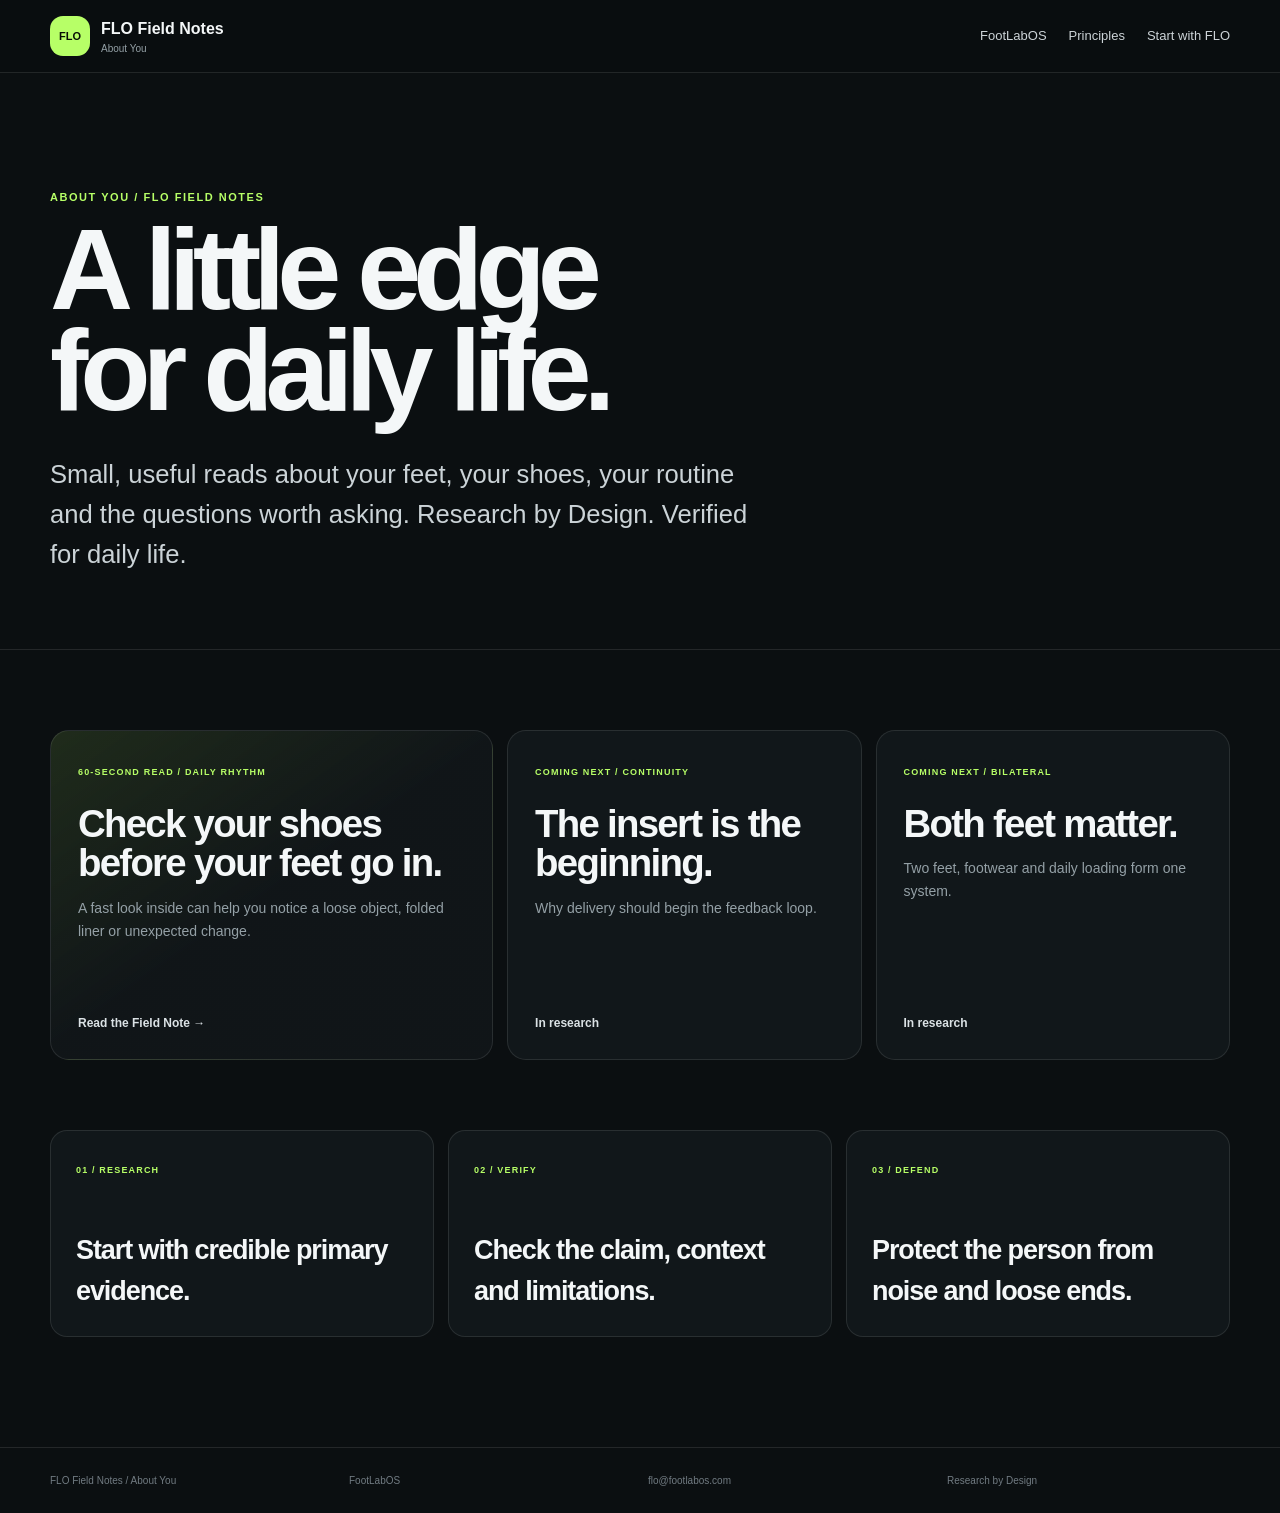
<file: field-notes/index.html>
<!doctype html>
<html lang="en">
<head>
  <meta charset="utf-8">
  <meta name="viewport" content="width=device-width,initial-scale=1">

  <title>FLO Field Notes | Small Reads for Daily Foot Life</title>
  <meta name="description" content="Short, useful FootLabOS reads built from verified research and lived experience—about your feet, shoes, routines and questions.">
  <meta name="robots" content="index,follow,max-image-preview:large">
  <meta name="theme-color" content="#0c1012">

  <link rel="canonical" href="https://footlabos.com/field-notes/">
  <link rel="icon" href="/assets/img/footlabos-flo-mark.svg" type="image/svg+xml">
  <link rel="apple-touch-icon" href="/assets/img/footlabos-favicon-512.png">
  <link rel="stylesheet" href="/assets/css/styles.css?v=flo-20260919-3">

  <meta property="og:type" content="website">
  <meta property="og:site_name" content="FootLabOS">
  <meta property="og:title" content="FLO Field Notes — About You">
  <meta property="og:description" content="Small reads. Real signals. Your edge.">
  <meta property="og:url" content="https://footlabos.com/field-notes/">
</head>

<body class="notes-page">

<header class="notes-page-header">
  <div class="shell notes-page-nav">

    <a class="notes-page-brand" href="/">
      <span class="flo-form-mark">FLO</span>
      <span>
        <strong>FLO Field Notes</strong>
        <small>About You</small>
      </span>
    </a>

    <nav>
      <a href="/">FootLabOS</a>
      <a href="/#principles">Principles</a>
      <a href="/#contact">Start with FLO</a>
    </nav>

  </div>
</header>


<main>

<section class="notes-index-hero">
  <div class="shell">

    <p class="eyebrow">ABOUT YOU / FLO FIELD NOTES</p>

    <h1>
      A little edge<br>
      for daily life.
    </h1>

    <p>
      Small, useful reads about your feet, your shoes, your routine
      and the questions worth asking. Research by Design.
      Verified for daily life.
    </p>

  </div>
</section>


<section class="notes-library">
  <div class="shell">

    <div class="field-note-grid">

      <a
        class="field-note-card featured-note"
        href="/field-notes/check-your-shoes/"
      >
        <div>
          <small>60-SECOND READ / DAILY RHYTHM</small>
          <h3>Check your shoes before your feet go in.</h3>
          <p>
            A fast look inside can help you notice a loose object,
            folded liner or unexpected change.
          </p>
        </div>

        <span>Read the Field Note →</span>
      </a>


      <article class="field-note-card">
        <div>
          <small>COMING NEXT / CONTINUITY</small>
          <h3>The insert is the beginning.</h3>
          <p>
            Why delivery should begin the feedback loop.
          </p>
        </div>

        <span>In research</span>
      </article>


      <article class="field-note-card">
        <div>
          <small>COMING NEXT / BILATERAL</small>
          <h3>Both feet matter.</h3>
          <p>
            Two feet, footwear and daily loading form one system.
          </p>
        </div>

        <span>In research</span>
      </article>

    </div>


    <div class="notes-doctrine">

      <article>
        <small>01 / RESEARCH</small>
        <h2>Start with credible primary evidence.</h2>
      </article>

      <article>
        <small>02 / VERIFY</small>
        <h2>Check the claim, context and limitations.</h2>
      </article>

      <article>
        <small>03 / DEFEND</small>
        <h2>Protect the person from noise and loose ends.</h2>
      </article>

    </div>

  </div>
</section>

</main>


<footer>
  <div class="shell footer-grid">
    <span>FLO Field Notes / About You</span>
    <span><a href="/">FootLabOS</a></span>
    <span><a href="mailto:flo@footlabos.com">flo@footlabos.com</a></span>
    <span>Research by Design</span>
  </div>
</footer>

</body>
</html>
</file>
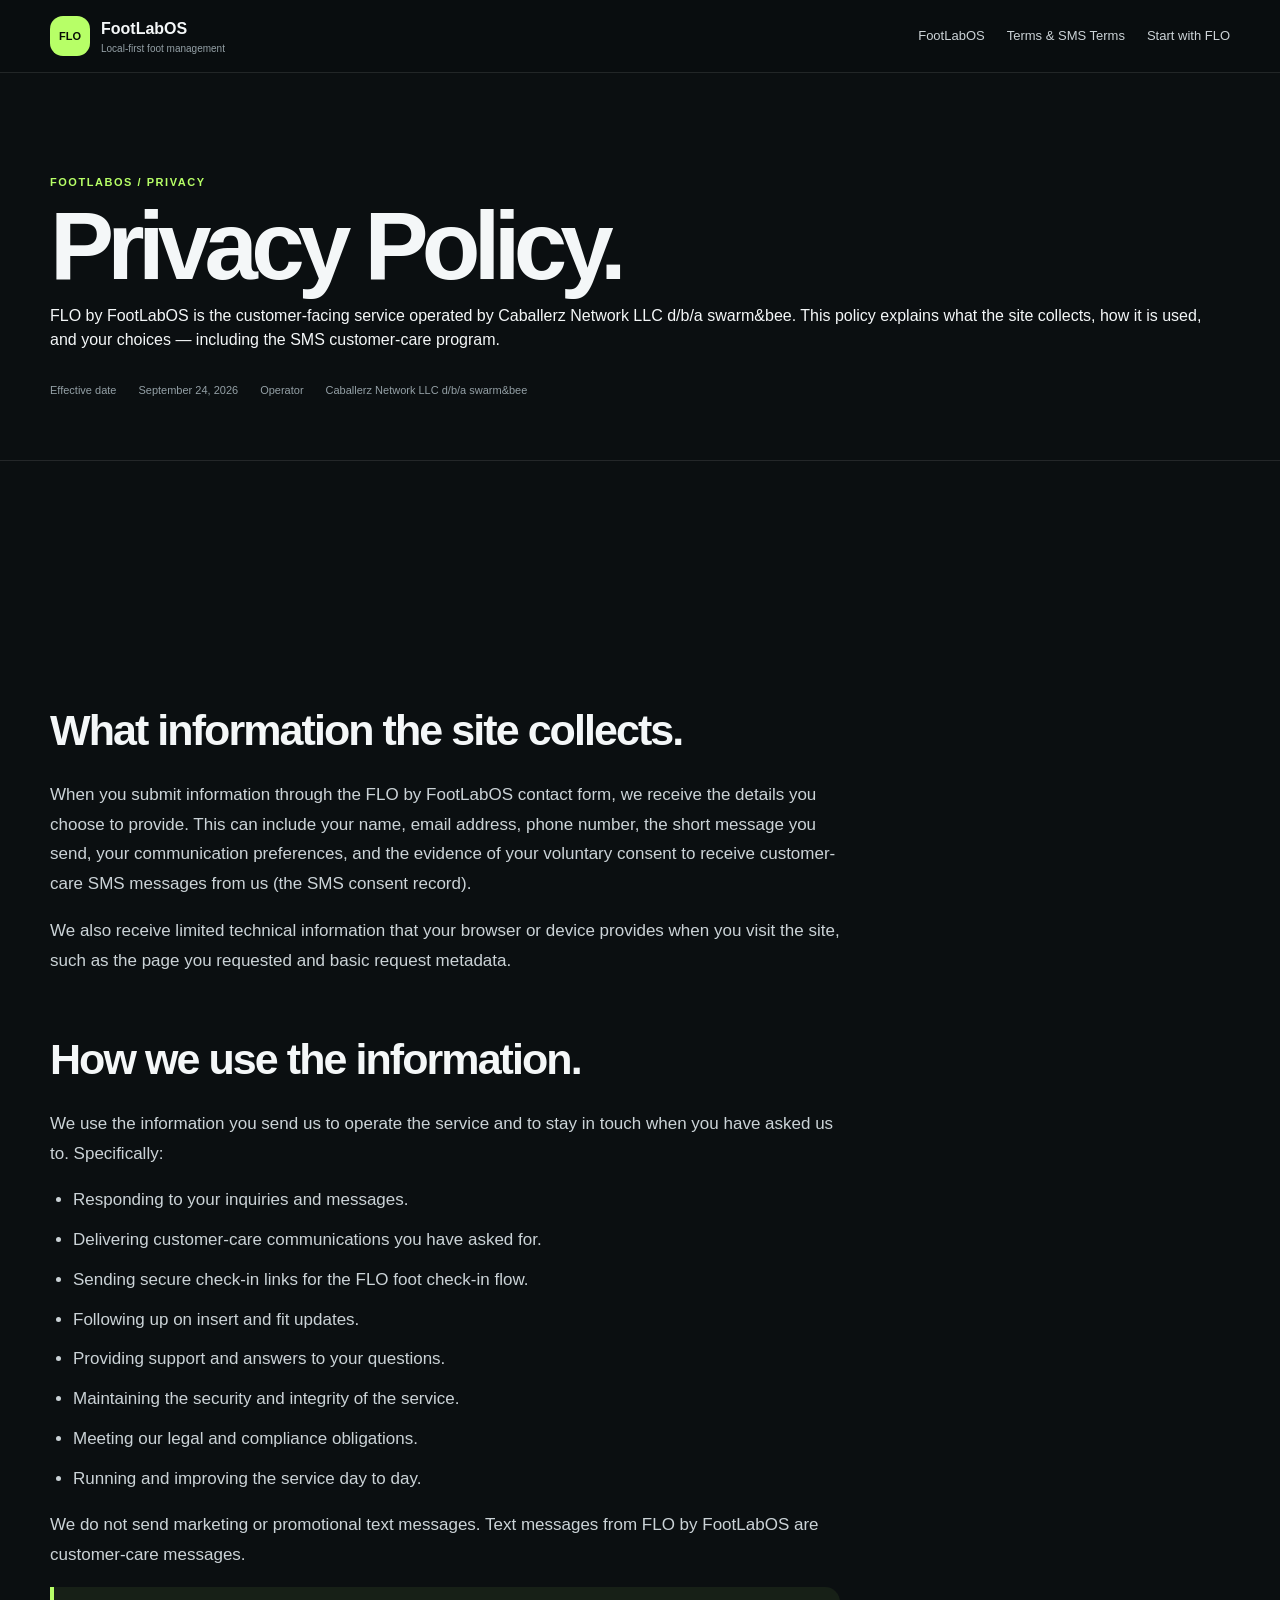
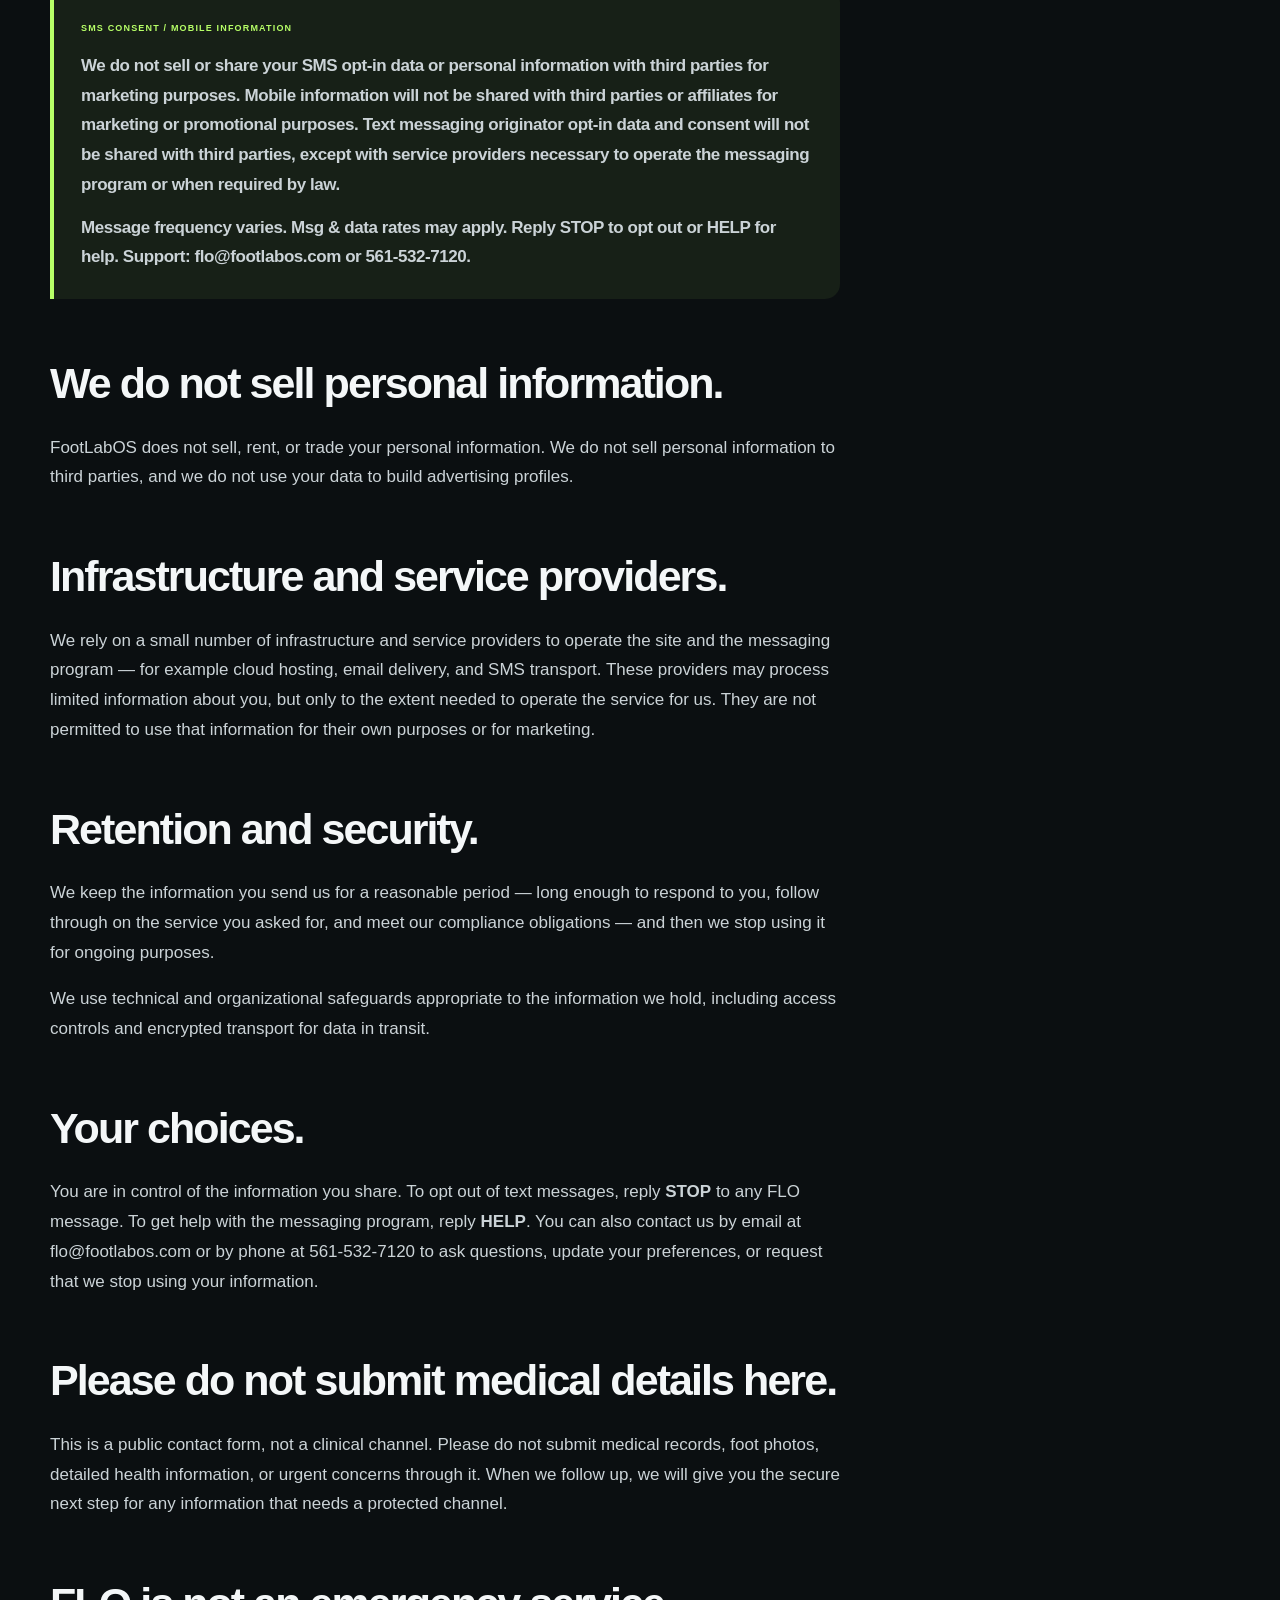
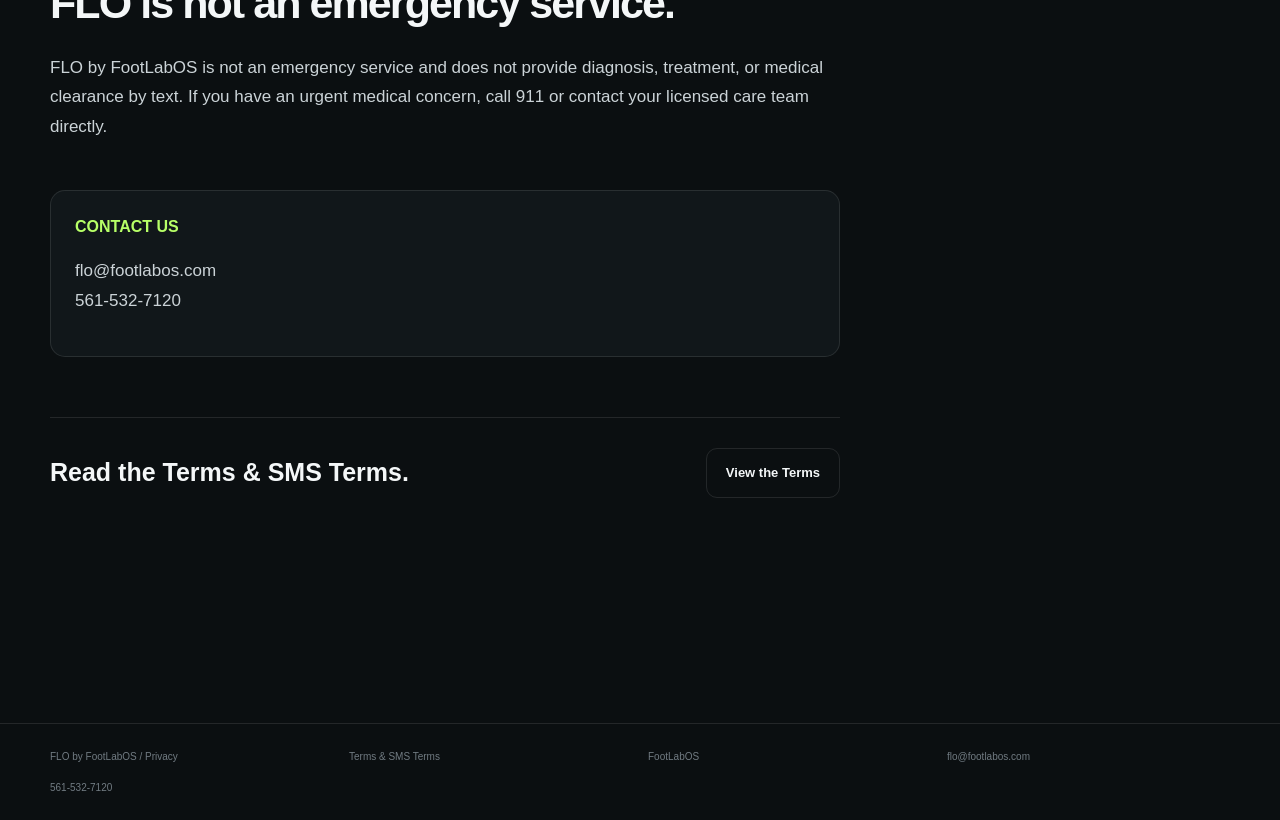
<file: privacy/index.html>
<!doctype html>
<html lang="en">
<head>
  <meta charset="utf-8">
  <meta name="viewport" content="width=device-width,initial-scale=1">

  <title>Privacy Policy | FLO by FootLabOS — Customer Care SMS</title>
  <meta name="description" content="Privacy policy for FLO by FootLabOS. How the customer-care SMS program handles contact details, phone numbers, form messages, communication preferences and SMS consent evidence.">
  <meta name="robots" content="index,follow,max-image-preview:large">
  <meta name="theme-color" content="#0c1012">

  <link rel="canonical" href="https://footlabos.com/privacy/">
  <link rel="icon" href="/assets/img/footlabos-flo-mark.svg" type="image/svg+xml">
  <link rel="apple-touch-icon" href="/assets/img/footlabos-favicon-512.png">
  <link rel="stylesheet" href="/assets/css/styles.css?v=flo-20260919-3">

  <meta property="og:type" content="website">
  <meta property="og:site_name" content="FootLabOS">
  <meta property="og:title" content="Privacy Policy — FLO by FootLabOS">
  <meta property="og:description" content="How the FLO customer-care SMS program handles the information you share.">
  <meta property="og:url" content="https://footlabos.com/privacy/">
</head>

<body class="notes-page">

<header class="notes-page-header">
  <div class="shell notes-page-nav">

    <a class="notes-page-brand" href="/">
      <span class="flo-form-mark">FLO</span>
      <span>
        <strong>FootLabOS</strong>
        <small>Local-first foot management</small>
      </span>
    </a>

    <nav>
      <a href="/">FootLabOS</a>
      <a href="/terms/">Terms &amp; SMS Terms</a>
      <a href="/#contact">Start with FLO</a>
    </nav>

  </div>
</header>

<main>

<section class="note-article-header">
  <div class="shell">

    <p class="eyebrow">FOOTLABOS / PRIVACY</p>

    <h1>Privacy Policy.</h1>

    <p>
      FLO by FootLabOS is the customer-facing service operated by
      Caballerz Network LLC d/b/a swarm&amp;bee. This policy explains
      what the site collects, how it is used, and your choices —
      including the SMS customer-care program.
    </p>

    <div class="note-meta">
      <span>Effective date</span>
      <span>September 24, 2026</span>
      <span>Operator</span>
      <span>Caballerz Network LLC d/b/a swarm&amp;bee</span>
    </div>

  </div>
</section>


<section class="section">
  <div class="shell">
    <div class="note-body">

      <h2>What information the site collects.</h2>
      <p>
        When you submit information through the FLO by FootLabOS contact
        form, we receive the details you choose to provide. This can
        include your name, email address, phone number, the short
        message you send, your communication preferences, and the
        evidence of your voluntary consent to receive customer-care
        SMS messages from us (the SMS consent record).
      </p>
      <p>
        We also receive limited technical information that your browser
        or device provides when you visit the site, such as the page
        you requested and basic request metadata.
      </p>

      <h2>How we use the information.</h2>
      <p>
        We use the information you send us to operate the service and
        to stay in touch when you have asked us to. Specifically:
      </p>
      <ul>
        <li>Responding to your inquiries and messages.</li>
        <li>Delivering customer-care communications you have asked for.</li>
        <li>Sending secure check-in links for the FLO foot check-in flow.</li>
        <li>Following up on insert and fit updates.</li>
        <li>Providing support and answers to your questions.</li>
        <li>Maintaining the security and integrity of the service.</li>
        <li>Meeting our legal and compliance obligations.</li>
        <li>Running and improving the service day to day.</li>
      </ul>
      <p>
        We do not send marketing or promotional text messages. Text
        messages from FLO by FootLabOS are customer-care messages.
      </p>

      <div class="note-answer">
        <small>SMS CONSENT / MOBILE INFORMATION</small>
        <p>
          We do not sell or share your SMS opt-in data or personal information with third parties for marketing purposes.
          Mobile information will not be shared with third parties or
          affiliates for marketing or promotional purposes. Text
          messaging originator opt-in data and consent will not be
          shared with third parties, except with service providers
          necessary to operate the messaging program or when required
          by law.
        </p>
        <p>
          Message frequency varies. Msg &amp; data rates may apply.
          Reply STOP to opt out or HELP for help. Support:
          flo@footlabos.com or 561-532-7120.
        </p>
      </div>

      <h2>We do not sell personal information.</h2>
      <p>
        FootLabOS does not sell, rent, or trade your personal
        information. We do not sell personal information to third
        parties, and we do not use your data to build advertising
        profiles.
      </p>

      <h2>Infrastructure and service providers.</h2>
      <p>
        We rely on a small number of infrastructure and service
        providers to operate the site and the messaging program —
        for example cloud hosting, email delivery, and SMS transport.
        These providers may process limited information about you,
        but only to the extent needed to operate the service for us.
        They are not permitted to use that information for their own
        purposes or for marketing.
      </p>

      <h2>Retention and security.</h2>
      <p>
        We keep the information you send us for a reasonable period —
        long enough to respond to you, follow through on the service
        you asked for, and meet our compliance obligations — and then
        we stop using it for ongoing purposes.
      </p>
      <p>
        We use technical and organizational safeguards appropriate to
        the information we hold, including access controls and
        encrypted transport for data in transit.
      </p>

      <h2>Your choices.</h2>
      <p>
        You are in control of the information you share. To opt out of
        text messages, reply <strong>STOP</strong> to any FLO message.
        To get help with the messaging program, reply
        <strong>HELP</strong>. You can also contact us by email at
        <a href="mailto:flo@footlabos.com">flo@footlabos.com</a>
        or by phone at <a href="tel:+15615327120">561-532-7120</a> to
        ask questions, update your preferences, or request that we
        stop using your information.
      </p>

      <h2>Please do not submit medical details here.</h2>
      <p>
        This is a public contact form, not a clinical channel.
        Please do not submit medical records, foot photos, detailed
        health information, or urgent concerns through it. When we
        follow up, we will give you the secure next step for any
        information that needs a protected channel.
      </p>

      <h2>FLO is not an emergency service.</h2>
      <p>
        FLO by FootLabOS is not an emergency service and does not
        provide diagnosis, treatment, or medical clearance by text.
        If you have an urgent medical concern, call 911 or contact
        your licensed care team directly.
      </p>

      <div class="note-callout">
        <strong>CONTACT US</strong>
        <p>
          <a href="mailto:flo@footlabos.com">flo@footlabos.com</a><br>
          <a href="tel:+15615327120">561-532-7120</a>
        </p>
      </div>

      <div class="note-cta">
        <strong>Read the Terms &amp; SMS Terms.</strong>
        <a class="button secondary" href="/terms/">View the Terms</a>
      </div>

    </div>
  </div>
</section>

</main>


<footer>
  <div class="shell footer-grid">
    <span>FLO by FootLabOS / <a href="/privacy/">Privacy</a></span>
    <span><a href="/terms/">Terms &amp; SMS Terms</a></span>
    <span><a href="/">FootLabOS</a></span>
    <span><a href="mailto:flo@footlabos.com">flo@footlabos.com</a></span>
    <span><a href="tel:+15615327120">561-532-7120</a></span>
  </div>
</footer>

</body>
</html>
</file>
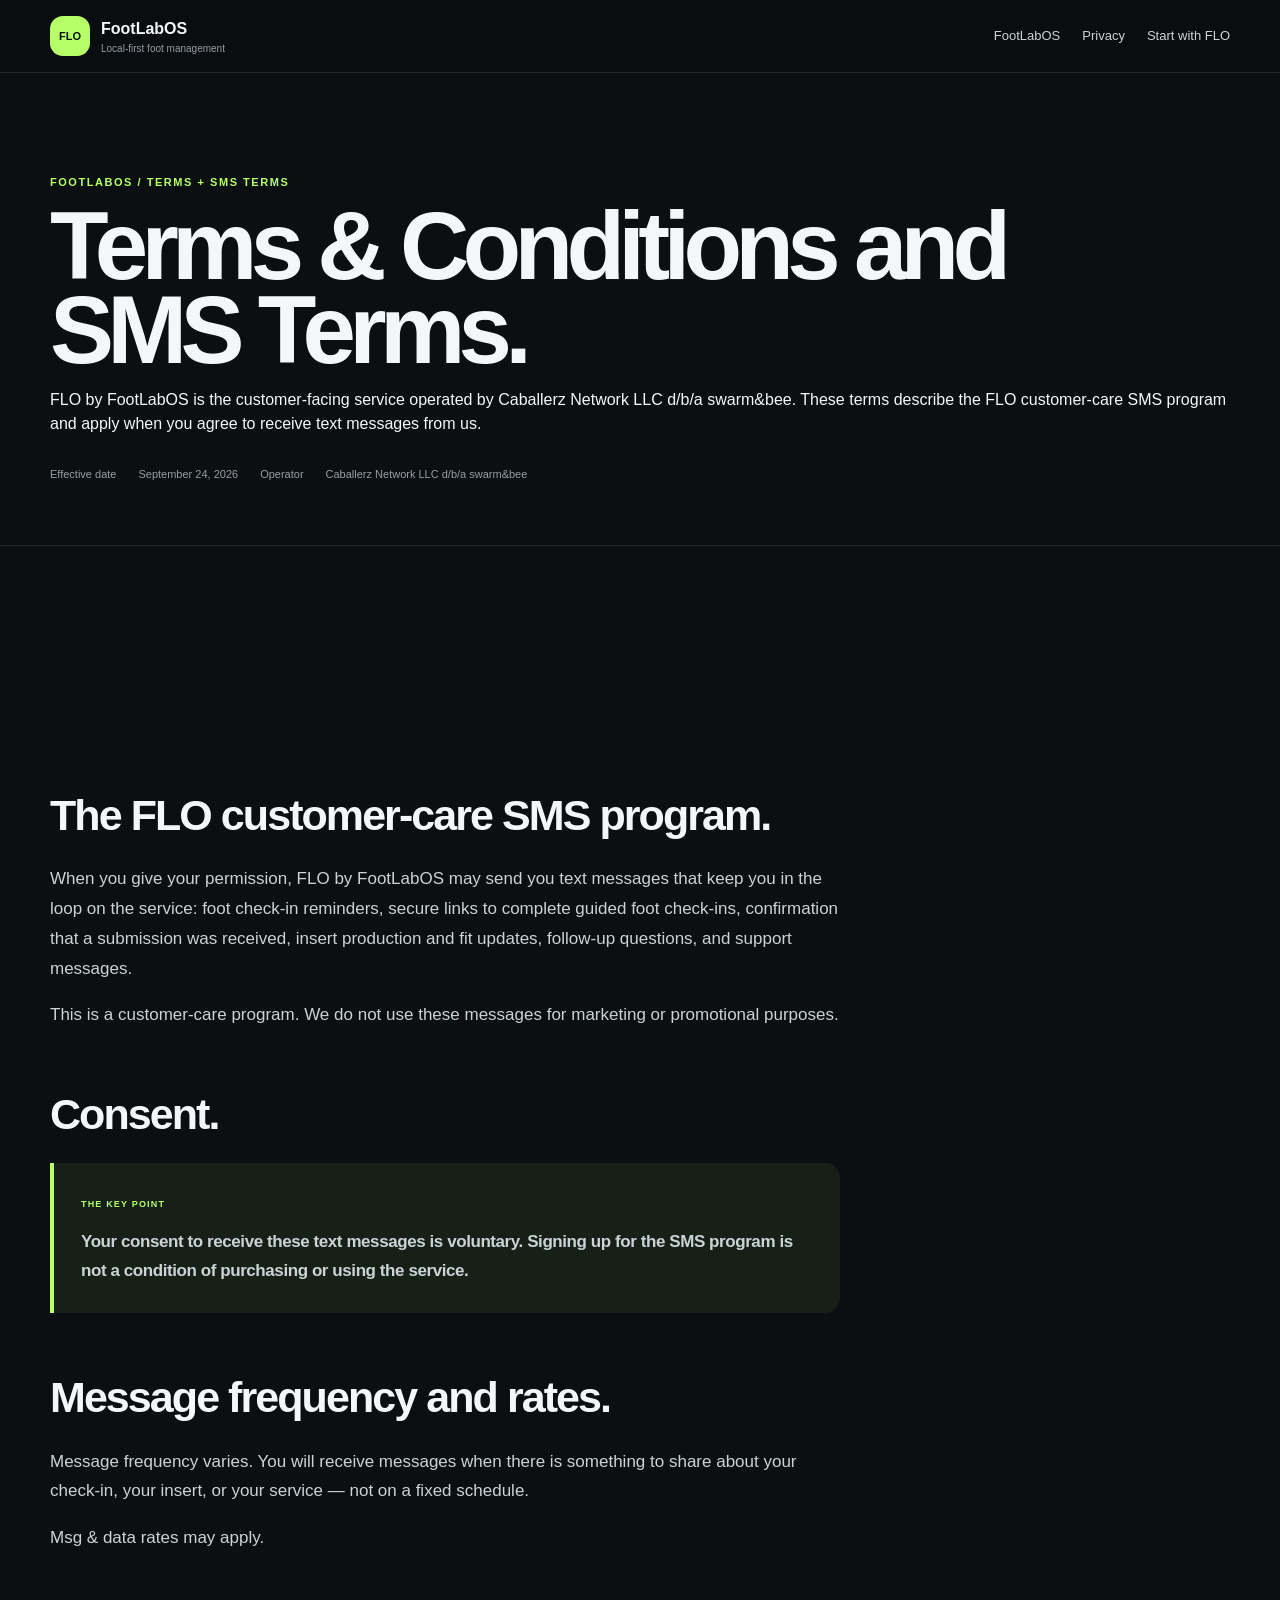
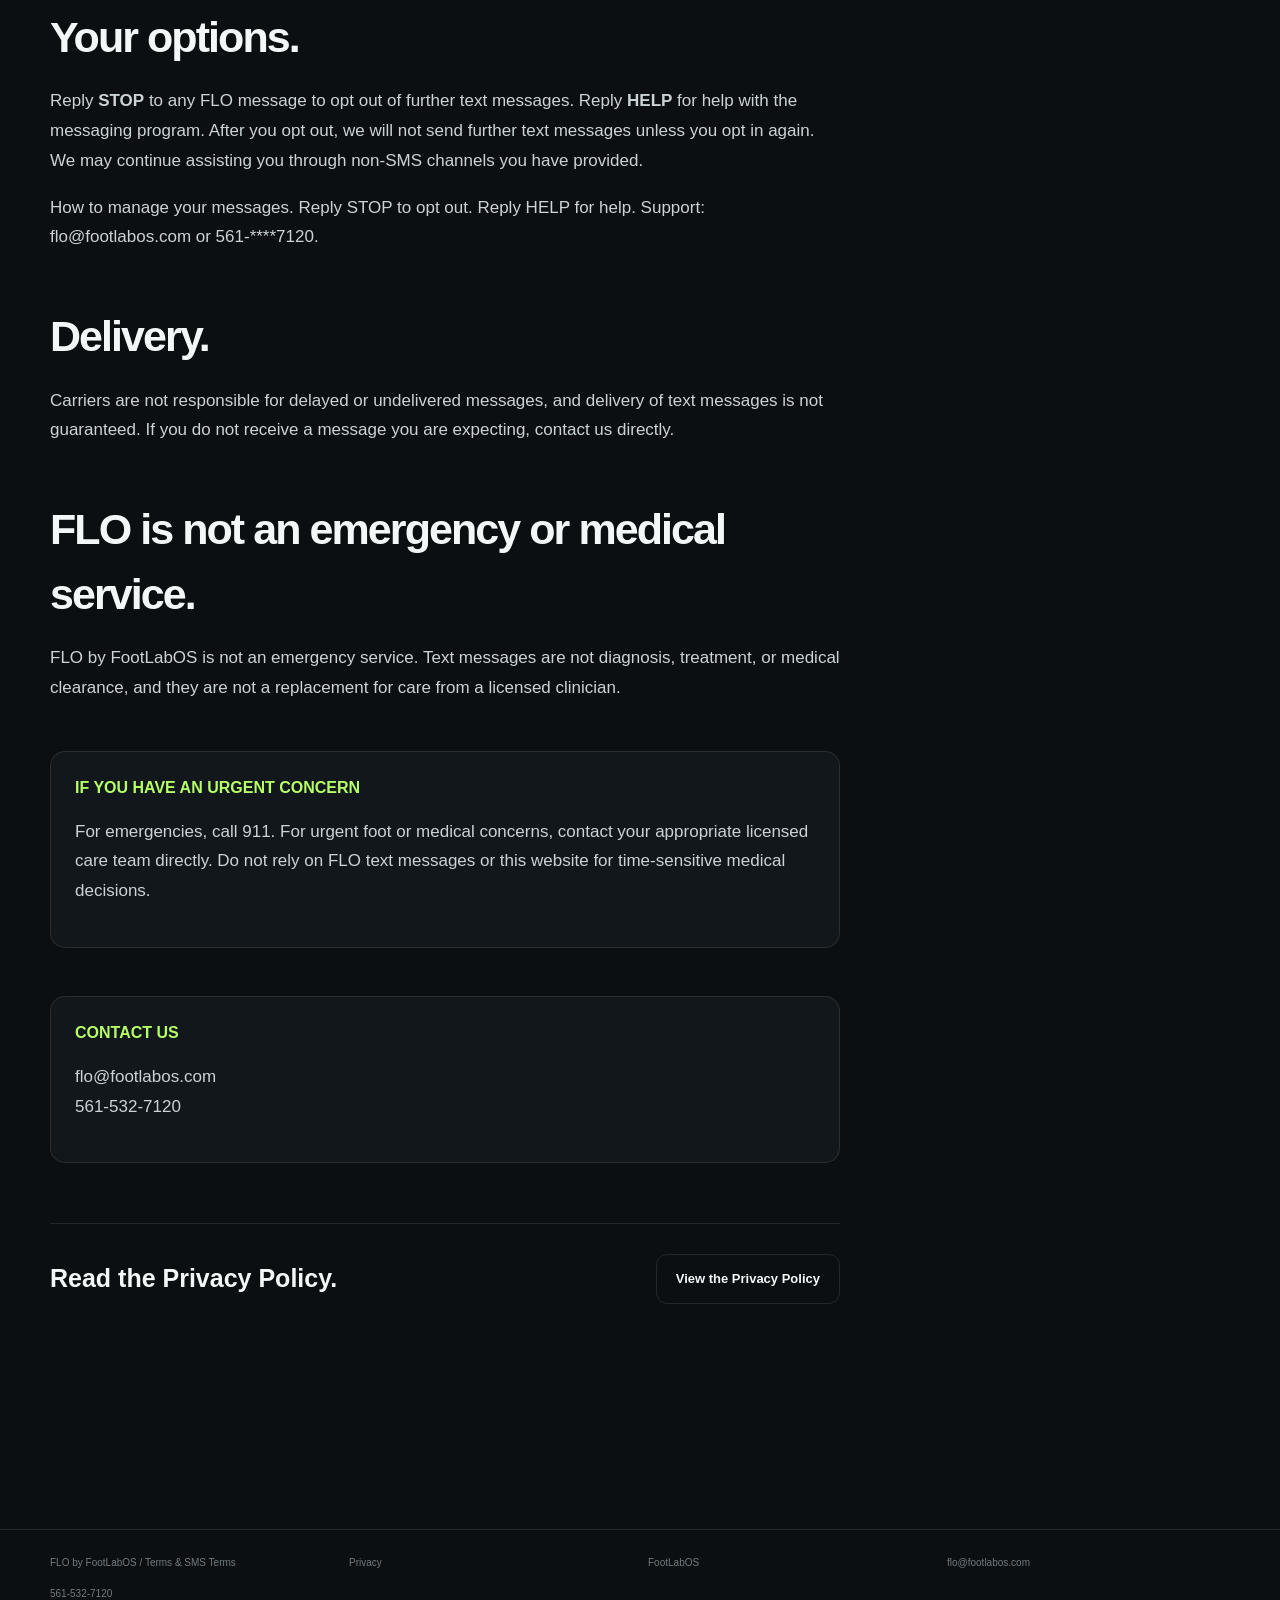
<file: terms/index.html>
<!doctype html>
<html lang="en">
<head>
  <meta charset="utf-8">
  <meta name="viewport" content="width=device-width,initial-scale=1">

  <title>Terms &amp; Conditions and SMS Terms | FLO by FootLabOS</title>
  <meta name="description" content="Terms and SMS terms for the FLO by FootLabOS customer-care text program: message types, voluntary consent, STOP and HELP, rates, and what FLO does not do.">
  <meta name="robots" content="index,follow,max-image-preview:large">
  <meta name="theme-color" content="#0c1012">

  <link rel="canonical" href="https://footlabos.com/terms/">
  <link rel="icon" href="/assets/img/footlabos-flo-mark.svg" type="image/svg+xml">
  <link rel="apple-touch-icon" href="/assets/img/footlabos-favicon-512.png">
  <link rel="stylesheet" href="/assets/css/styles.css?v=flo-20260919-3">

  <meta property="og:type" content="website">
  <meta property="og:site_name" content="FootLabOS">
  <meta property="og:title" content="Terms &amp; SMS Terms — FLO by FootLabOS">
  <meta property="og:description" content="How the FLO customer-care text program works: consent, message types, rates and your options.">
  <meta property="og:url" content="https://footlabos.com/terms/">
</head>

<body class="notes-page">

<header class="notes-page-header">
  <div class="shell notes-page-nav">

    <a class="notes-page-brand" href="/">
      <span class="flo-form-mark">FLO</span>
      <span>
        <strong>FootLabOS</strong>
        <small>Local-first foot management</small>
      </span>
    </a>

    <nav>
      <a href="/">FootLabOS</a>
      <a href="/privacy/">Privacy</a>
      <a href="/#contact">Start with FLO</a>
    </nav>

  </div>
</header>

<main>

<section class="note-article-header">
  <div class="shell">

    <p class="eyebrow">FOOTLABOS / TERMS + SMS TERMS</p>

    <h1>Terms &amp; Conditions and SMS Terms.</h1>

    <p>
      FLO by FootLabOS is the customer-facing service operated by
      Caballerz Network LLC d/b/a swarm&amp;bee. These terms describe
      the FLO customer-care SMS program and apply when you agree to
      receive text messages from us.
    </p>

    <div class="note-meta">
      <span>Effective date</span>
      <span>September 24, 2026</span>
      <span>Operator</span>
      <span>Caballerz Network LLC d/b/a swarm&amp;bee</span>
    </div>

  </div>
</section>


<section class="section">
  <div class="shell">
    <div class="note-body">

      <h2>The FLO customer-care SMS program.</h2>
      <p>
        When you give your permission, FLO by FootLabOS may send you
        text messages that keep you in the loop on the service: foot
        check-in reminders, secure links to complete guided foot
        check-ins, confirmation that a submission was received,
        insert production and fit updates, follow-up questions, and
        support messages.
      </p>
      <p>
        This is a customer-care program. We do not use these messages
        for marketing or promotional purposes.
      </p>

      <h2>Consent.</h2>
      <div class="note-answer">
        <small>THE KEY POINT</small>
        <p>
          Your consent to receive these text messages is voluntary.
          Signing up for the SMS program is not a condition of
          purchasing or using the service.
        </p>
      </div>

      <h2>Message frequency and rates.</h2>
      <p>
        Message frequency varies. You will receive messages when there
        is something to share about your check-in, your insert, or
        your service — not on a fixed schedule.
      </p>
      <p>
        Msg &amp; data rates may apply.
      </p>

      <h2>Your options.</h2>
      <p>
        Reply <strong>STOP</strong> to any FLO message to opt out of
        further text messages. Reply <strong>HELP</strong> for help
        with the messaging program. After you opt out, we will not
        send further text messages unless you opt in again. We may
        continue assisting you through non-SMS channels you have
        provided.
      </p>

      <p>
        How to manage your messages. Reply STOP to opt out.
        Reply HELP for help. Support: flo@footlabos.com or
        561-****7120.
      </p>

      <h2>Delivery.</h2>
      <p>
        Carriers are not responsible for delayed or undelivered
        messages, and delivery of text messages is not guaranteed.
        If you do not receive a message you are expecting, contact
        us directly.
      </p>

      <h2>FLO is not an emergency or medical service.</h2>
      <p>
        FLO by FootLabOS is not an emergency service. Text messages
        are not diagnosis, treatment, or medical clearance, and they
        are not a replacement for care from a licensed clinician.
      </p>

      <div class="note-callout">
        <strong>IF YOU HAVE AN URGENT CONCERN</strong>
        <p>
          For emergencies, call 911. For urgent foot or medical
          concerns, contact your appropriate licensed care team
          directly. Do not rely on FLO text messages or this website
          for time-sensitive medical decisions.
        </p>
      </div>

      <div class="note-callout">
        <strong>CONTACT US</strong>
        <p>
          <a href="mailto:flo@footlabos.com">flo@footlabos.com</a><br>
          <a href="tel:+15615327120">561-532-7120</a>
        </p>
      </div>

      <div class="note-cta">
        <strong>Read the Privacy Policy.</strong>
        <a class="button secondary" href="/privacy/">View the Privacy Policy</a>
      </div>

    </div>
  </div>
</section>

</main>


<footer>
  <div class="shell footer-grid">
    <span>FLO by FootLabOS / <a href="/terms/">Terms &amp; SMS Terms</a></span>
    <span><a href="/privacy/">Privacy</a></span>
    <span><a href="/">FootLabOS</a></span>
    <span><a href="mailto:flo@footlabos.com">flo@footlabos.com</a></span>
    <span><a href="tel:+15615327120">561-532-7120</a></span>
  </div>
</footer>

</body>
</html>
</file>
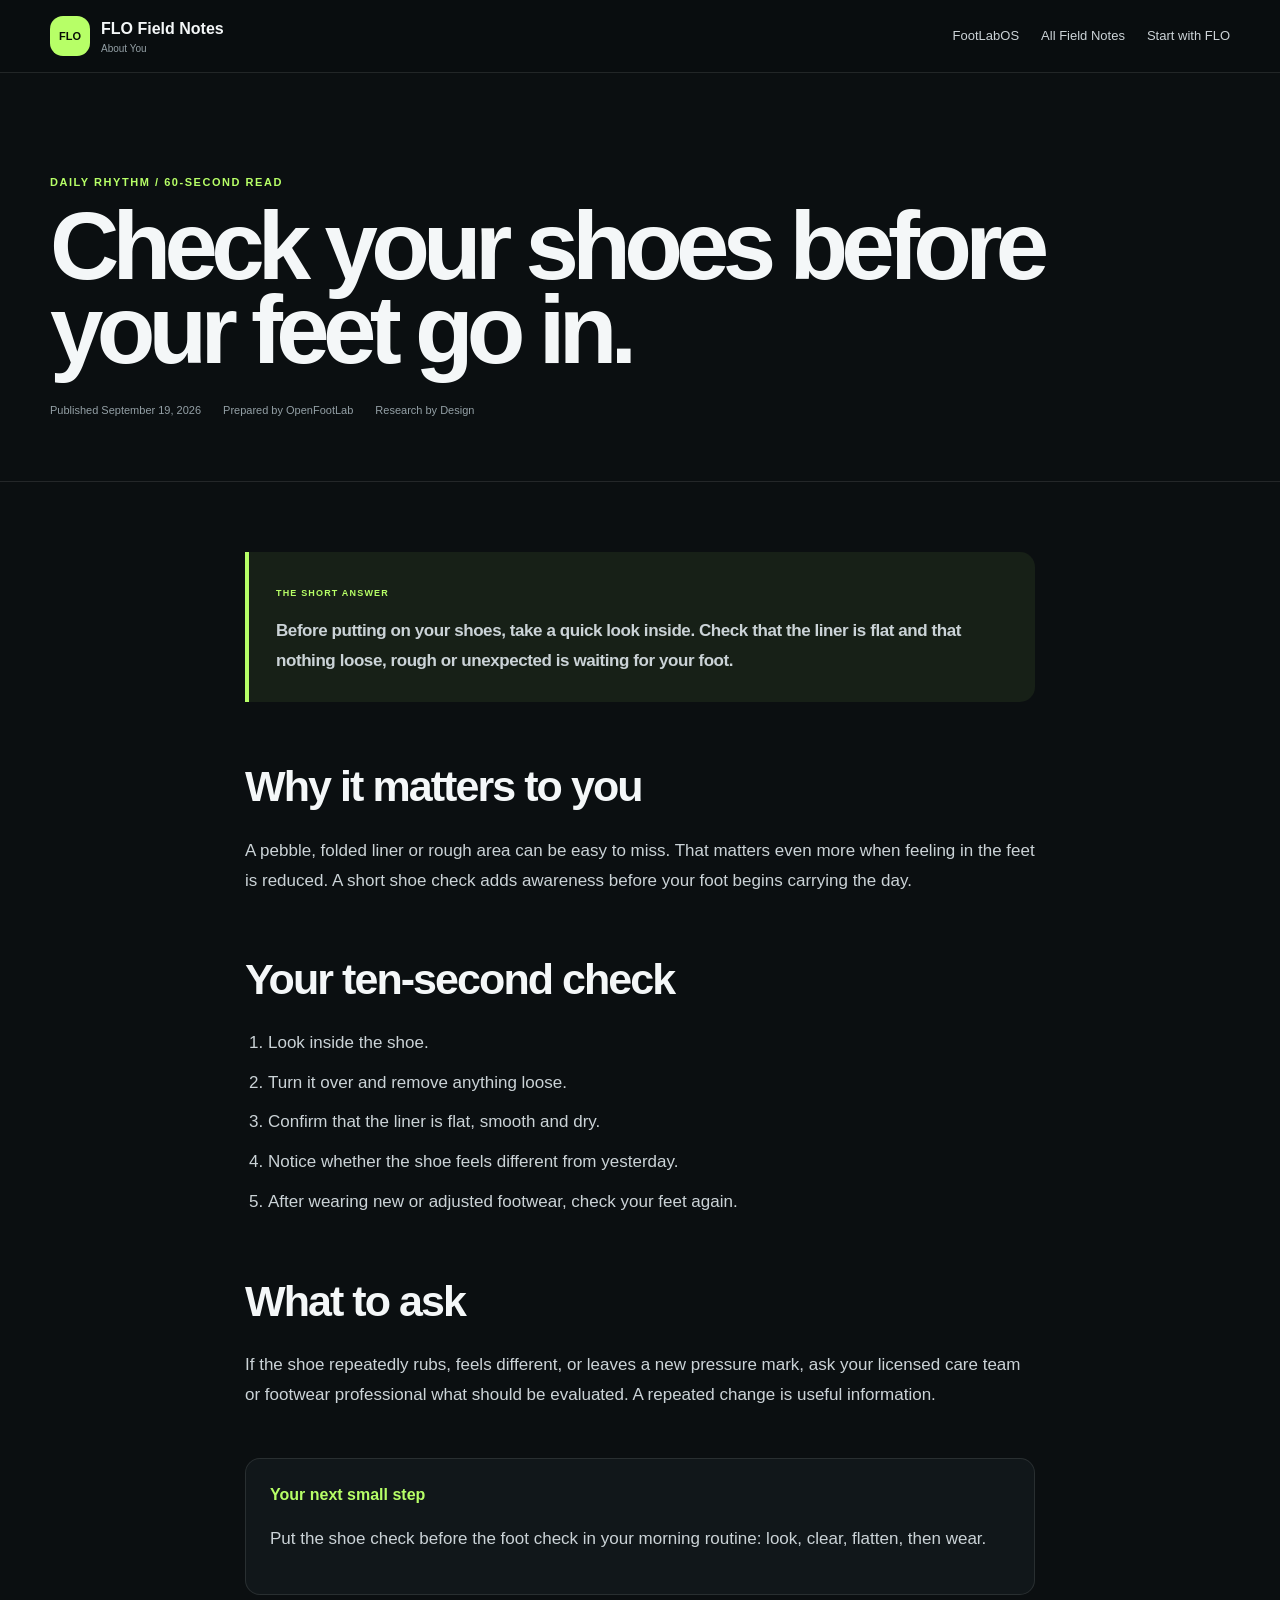
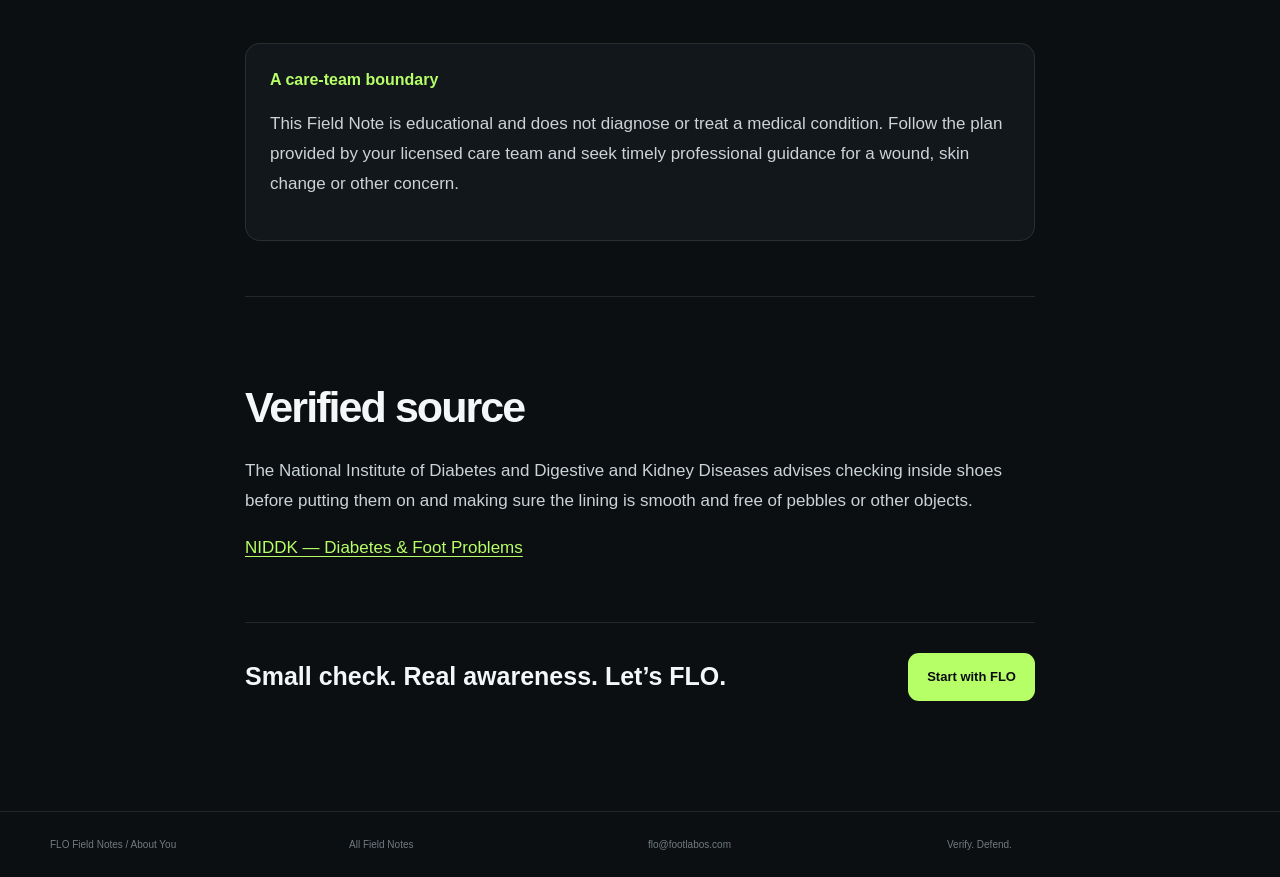
<file: field-notes/check-your-shoes/index.html>
<!doctype html>
<html lang="en">
<head>
  <meta charset="utf-8">
  <meta name="viewport" content="width=device-width,initial-scale=1">

  <title>Check Your Shoes Before Your Feet Go In | FLO Field Notes</title>
  <meta name="description" content="A 60-second FLO Field Note about checking inside your shoes for loose objects, folded liners and unexpected changes before putting them on.">
  <meta name="robots" content="index,follow,max-image-preview:large">
  <meta name="theme-color" content="#0c1012">

  <link rel="canonical" href="https://footlabos.com/field-notes/check-your-shoes/">
  <link rel="icon" href="/assets/img/footlabos-flo-mark.svg" type="image/svg+xml">
  <link rel="apple-touch-icon" href="/assets/img/footlabos-favicon-512.png">
  <link rel="stylesheet" href="/assets/css/styles.css?v=flo-20260919-3">

  <meta property="og:type" content="article">
  <meta property="og:site_name" content="FootLabOS">
  <meta property="og:title" content="Check your shoes before your feet go in.">
  <meta property="og:description" content="One small check. A little more awareness. A 60-second FLO Field Note.">
  <meta property="og:url" content="https://footlabos.com/field-notes/check-your-shoes/">

  <script type="application/ld+json">
  {
    "@context": "https://schema.org",
    "@type": "Article",
    "headline": "Check your shoes before your feet go in.",
    "description": "A short practical note about inspecting the inside of footwear before putting it on.",
    "datePublished": "2026-09-19",
    "dateModified": "2026-09-19",
    "mainEntityOfPage": "https://footlabos.com/field-notes/check-your-shoes/",
    "author": {
      "@type": "Organization",
      "name": "OpenFootLab",
      "url": "https://openfootlab.com/"
    },
    "publisher": {
      "@type": "Organization",
      "name": "OpenFootLab",
      "logo": {
        "@type": "ImageObject",
        "url": "https://footlabos.com/assets/img/footlabos-favicon-512.png"
      }
    },
    "citation": [
      "https://www.niddk.nih.gov/health-information/diabetes/overview/preventing-problems/foot-problems"
    ]
  }
  </script>
</head>

<body class="notes-page">

<header class="notes-page-header">
  <div class="shell notes-page-nav">

    <a class="notes-page-brand" href="/field-notes/">
      <span class="flo-form-mark">FLO</span>
      <span>
        <strong>FLO Field Notes</strong>
        <small>About You</small>
      </span>
    </a>

    <nav>
      <a href="/">FootLabOS</a>
      <a href="/field-notes/">All Field Notes</a>
      <a href="/#contact">Start with FLO</a>
    </nav>

  </div>
</header>


<main>

<header class="note-article-header">
  <div class="shell">

    <p class="eyebrow">DAILY RHYTHM / 60-SECOND READ</p>

    <h1>
      Check your shoes before your feet go in.
    </h1>

    <div class="note-meta">
      <span>Published September 19, 2026</span>
      <span>Prepared by OpenFootLab</span>
      <span>Research by Design</span>
    </div>

  </div>
</header>


<article class="shell note-body">

  <div class="note-answer">
    <small>THE SHORT ANSWER</small>
    <p>
      Before putting on your shoes, take a quick look inside.
      Check that the liner is flat and that nothing loose,
      rough or unexpected is waiting for your foot.
    </p>
  </div>


  <h2>Why it matters to you</h2>

  <p>
    A pebble, folded liner or rough area can be easy to miss.
    That matters even more when feeling in the feet is reduced.
    A short shoe check adds awareness before your foot begins
    carrying the day.
  </p>


  <h2>Your ten-second check</h2>

  <ol>
    <li>Look inside the shoe.</li>
    <li>Turn it over and remove anything loose.</li>
    <li>Confirm that the liner is flat, smooth and dry.</li>
    <li>Notice whether the shoe feels different from yesterday.</li>
    <li>After wearing new or adjusted footwear, check your feet again.</li>
  </ol>


  <h2>What to ask</h2>

  <p>
    If the shoe repeatedly rubs, feels different, or leaves a new
    pressure mark, ask your licensed care team or footwear professional
    what should be evaluated. A repeated change is useful information.
  </p>


  <div class="note-callout">
    <strong>Your next small step</strong>
    <p>
      Put the shoe check before the foot check in your morning routine:
      look, clear, flatten, then wear.
    </p>
  </div>


  <div class="note-callout">
    <strong>A care-team boundary</strong>
    <p>
      This Field Note is educational and does not diagnose or treat
      a medical condition. Follow the plan provided by your licensed
      care team and seek timely professional guidance for a wound,
      skin change or other concern.
    </p>
  </div>


  <div class="note-source">
    <h2>Verified source</h2>

    <p>
      The National Institute of Diabetes and Digestive and Kidney
      Diseases advises checking inside shoes before putting them on
      and making sure the lining is smooth and free of pebbles or
      other objects.
    </p>

    <p>
      <a
        href="https://www.niddk.nih.gov/health-information/diabetes/overview/preventing-problems/foot-problems"
        rel="noopener"
      >
        NIDDK — Diabetes &amp; Foot Problems
      </a>
    </p>
  </div>


  <div class="note-cta">
    <strong>Small check. Real awareness. Let’s FLO.</strong>

    <a class="button primary" href="/#contact">
      Start with FLO
    </a>
  </div>

</article>

</main>


<footer>
  <div class="shell footer-grid">
    <span>FLO Field Notes / About You</span>
    <span><a href="/field-notes/">All Field Notes</a></span>
    <span><a href="mailto:flo@footlabos.com">flo@footlabos.com</a></span>
    <span>Verify. Defend.</span>
  </div>
</footer>

</body>
</html>
</file>
<file: assets/css/styles.css>
:root{
  --bg:#080c0e;
  --panel:#11171a;
  --panel2:#161b20;
  --line:rgba(255,255,255,.10);
  --text:#f4f7f8;
  --muted:#94a0a6;
  --green:#b7ff67;
  --blue:#a9dbff;
  --yellow:#ffe77a;
  --paper:#efede5;
  --ink:#080c0e;
  --max:1180px;
}

*{box-sizing:border-box}

html{scroll-behavior:smooth}

body{
  margin:0;
  background:var(--bg);
  color:var(--text);
  font-family:-apple-system,BlinkMacSystemFont,"Segoe UI",sans-serif;
  line-height:1.5;
}

a{text-decoration:none;color:inherit}

.shell{
  width:min(var(--max),calc(100% - 42px));
  margin:auto;
}

.topbar{
  position:sticky;
  top:0;
  z-index:20;
  background:rgba(8,12,14,.90);
  backdrop-filter:blur(18px);
  border-bottom:1px solid var(--line);
}

.nav{
  height:72px;
  display:flex;
  align-items:center;
  gap:30px;
}

.brand{
  display:flex;
  align-items:center;
  gap:11px;
  margin-right:auto;
}

.logo{
  width:40px;
  height:40px;
  display:grid;
  place-items:center;
  flex:0 0 40px;
  background:var(--green);
  color:#080c0e;
  border-radius:11px;
  font-family:Arial,Helvetica,sans-serif;
  font-size:12px;
  font-weight:900;
  line-height:1;
  letter-spacing:-.06em;
}

.brand strong{display:block}

.brand small{
  display:block;
  color:var(--muted);
  font-size:11px;
}

nav{
  display:flex;
  gap:24px;
  color:#ccd3d7;
  font-size:13px;
}

nav a:hover{color:var(--green)}

.live{
  border:1px solid var(--line);
  border-radius:999px;
  padding:8px 11px;
  color:var(--muted);
  font-size:11px;
}

.live i{
  display:inline-block;
  width:7px;
  height:7px;
  margin-right:7px;
  border-radius:50%;
  background:var(--green);
}

.hero{
  min-height:790px;
  display:grid;
  grid-template-columns:1.35fr .65fr;
  align-items:center;
  gap:80px;
  padding:70px 0 80px;
}

.eyebrow{
  color:var(--green);
  font-size:11px;
  font-weight:900;
  letter-spacing:.14em;
}

.hero h1{
  margin:17px 0 28px;
  font-size:clamp(55px,7.5vw,98px);
  line-height:.93;
  letter-spacing:-.065em;
}

.hero h1 span{
  color:var(--green);
  display:block;
}

.lead{
  font-size:22px;
  color:#d9dee1;
  max-width:760px;
}

.sublead{
  color:var(--muted);
  max-width:760px;
  font-size:16px;
  line-height:1.7;
}

.buttons{
  display:flex;
  gap:10px;
  margin-top:30px;
}

.button{
  padding:14px 19px;
  border-radius:11px;
  font-weight:800;
  font-size:13px;
}

.primary{
  background:var(--green);
  color:#0a0d0f;
}

.secondary{
  border:1px solid var(--line);
}

.proof{
  display:flex;
  flex-wrap:wrap;
  gap:8px;
  margin-top:28px;
}

.proof span{
  border:1px solid var(--line);
  color:var(--muted);
  border-radius:999px;
  padding:6px 9px;
  font-size:10px;
}

.phone{
  color:#15191c;
  background:#f3f4f2;
  border:8px solid #23282d;
  border-radius:34px;
  padding:16px;
  box-shadow:0 38px 90px rgba(0,0,0,.48);
}

.phone-head{
  display:flex;
  justify-content:space-between;
  font-size:10px;
  color:#747c82;
  padding:0 7px 16px;
}

.sms{
  display:grid;
  gap:6px;
  background:white;
  border-radius:17px;
  padding:17px;
}

.sms small{color:#71797e}

.sms strong{
  font-size:16px;
  line-height:1.25;
}

.sms a{
  color:#1476c9;
  font-size:11px;
}

.captures{
  display:grid;
  gap:7px;
  margin:12px 0;
}

.captures div{
  display:grid;
  grid-template-columns:34px 1fr auto;
  align-items:center;
  background:white;
  border-radius:13px;
  padding:10px 11px;
}

.captures b{
  color:#8a9297;
  font-size:10px;
}

.captures span{
  font-size:12px;
  font-weight:750;
}

.captures em{
  background:#e7f8d7;
  color:#4b811e;
  font-style:normal;
  font-size:9px;
  padding:4px 7px;
  border-radius:999px;
}

.phone button{
  width:100%;
  border:0;
  border-radius:13px;
  padding:14px;
  background:#141719;
  color:white;
  font-weight:850;
  cursor:pointer;
}

.phone p{
  text-align:center;
  color:#737b80;
  font-size:11px;
}

.statement{
  border-top:1px solid var(--line);
  border-bottom:1px solid var(--line);
}

.statement-grid{
  display:grid;
  grid-template-columns:1fr 1fr;
}

.statement-grid div{
  padding:46px 0;
}

.statement-grid div+div{
  border-left:1px solid var(--line);
  padding-left:48px;
}

.statement small{
  display:block;
  color:#747d83;
  font-size:10px;
  font-weight:900;
  letter-spacing:.14em;
}

.statement strong{
  display:block;
  margin-top:7px;
  font-size:35px;
  letter-spacing:-.04em;
}

.statement .green strong{
  color:var(--green);
}

.section{padding:115px 0}

.heading{
  display:grid;
  grid-template-columns:1fr 1fr;
  gap:65px;
  align-items:end;
  margin-bottom:50px;
}

.heading h2,
.copy h2,
.human h2,
.closing h2{
  font-size:clamp(40px,5vw,68px);
  line-height:1;
  letter-spacing:-.055em;
  margin:10px 0 0;
}

.heading>p,
.copy>p,
.human p{
  color:var(--muted);
  font-size:17px;
  line-height:1.65;
  margin:0;
}

.phases{
  display:grid;
  grid-template-columns:repeat(4,1fr);
  gap:12px;
}

.phases article{
  min-height:390px;
  padding:23px;
  background:var(--panel);
  border:1px solid var(--line);
  border-radius:18px;
  display:flex;
  flex-direction:column;
}

.phases article.featured{
  border-color:rgba(183,255,103,.55);
  background:linear-gradient(
    180deg,
    rgba(183,255,103,.10),
    var(--panel)
  );
}

.phases small{
  color:var(--green);
  font-weight:900;
  font-size:10px;
  letter-spacing:.12em;
}

.phases h3{
  font-size:25px;
  line-height:1.05;
  letter-spacing:-.04em;
}

.phases p{
  color:var(--muted);
  font-size:13px;
}

.phases ul{
  margin:auto 0 0;
  padding:0;
  list-style:none;
}

.phases li{
  border-top:1px solid var(--line);
  padding:8px 0;
  color:#cbd1d4;
  font-size:11px;
}

.dark,
.local{
  background:#0e1215;
  border-top:1px solid var(--line);
  border-bottom:1px solid var(--line);
}

.loop{
  display:flex;
  gap:18px;
  align-items:center;
  justify-content:space-between;
  overflow:auto;
  padding:30px;
  border:1px solid var(--line);
  background:var(--panel);
  border-radius:22px;
}

.loop div{
  text-align:center;
  min-width:125px;
}

.loop strong{display:block}

.loop span{
  color:var(--muted);
  font-size:10px;
}

.loop>b{
  color:var(--green);
  font-size:20px;
}

.two-col{
  display:grid;
  grid-template-columns:.8fr 1.2fr;
  gap:90px;
  align-items:center;
}

.notes{
  min-height:530px;
  position:relative;
}

.note{
  position:absolute;
  width:280px;
  height:215px;
  color:var(--ink);
  padding:27px;
  display:flex;
  flex-direction:column;
  justify-content:space-between;
  box-shadow:0 20px 45px rgba(0,0,0,.25);
}

.note small{
  font-weight:900;
  letter-spacing:.12em;
  opacity:.55;
  font-size:9px;
}

.note strong{
  font-size:27px;
  letter-spacing:-.045em;
  line-height:1.05;
}

.yellow{
  background:var(--yellow);
  transform:rotate(-4deg);
}

.blue{
  background:var(--blue);
  top:120px;
  right:0;
  transform:rotate(3deg);
}

.white{
  background:var(--paper);
  bottom:0;
  left:75px;
}

.copy{max-width:640px}

.rules{
  border-top:1px solid var(--line);
  margin-top:35px;
}

.rules div{
  display:grid;
  grid-template-columns:40px 1fr;
  gap:18px;
  border-bottom:1px solid var(--line);
  padding:17px 0;
}

.rules span{
  color:var(--green);
  font-size:10px;
  font-weight:900;
}

.rules p{
  margin:0;
  color:#d1d7da;
}

.stack{
  max-width:820px;
  margin:auto;
  display:grid;
  gap:9px;
}

.stack>div{
  display:grid;
  grid-template-columns:145px 1fr 1.3fr;
  gap:20px;
  align-items:center;
  border:1px solid var(--line);
  padding:17px 21px;
  border-radius:15px;
}

.stack small{
  color:var(--green);
  font-size:9px;
  font-weight:900;
  letter-spacing:.12em;
}

.stack strong{font-size:17px}

.stack span{
  color:var(--muted);
  font-size:11px;
}

.stack .trusted{
  border-color:rgba(183,255,103,.65);
}

.stack i{
  text-align:center;
  color:#657079;
}

.principles{
  display:grid;
  grid-template-columns:repeat(4,1fr);
  gap:10px;
  margin-top:35px;
}

.principles div{
  background:var(--panel);
  border:1px solid var(--line);
  border-radius:14px;
  padding:17px;
}

.principles strong{
  display:block;
  font-size:13px;
}

.principles span{
  display:block;
  color:var(--muted);
  font-size:11px;
  margin-top:5px;
}

.vault{
  display:grid;
  grid-template-columns:repeat(4,1fr);
  gap:9px;
}

.vault div{
  border:1px solid var(--line);
  background:var(--panel);
  border-radius:13px;
  padding:17px;
}

.vault strong{
  color:var(--green);
  font-family:monospace;
  font-size:12px;
}

.vault span{
  display:block;
  color:var(--muted);
  font-size:10px;
  margin-top:5px;
}

.human{
  background:var(--paper);
  color:var(--ink);
}

.human .eyebrow{color:#39730e}

.human p{color:#5e666b}

.human-grid{
  display:grid;
  grid-template-columns:1fr 1fr;
  gap:85px;
  align-items:center;
}

.roles{
  display:grid;
  gap:9px;
}

.roles div{
  background:white;
  border:1px solid #dbdad4;
  border-radius:15px;
  padding:20px;
}

.roles strong{display:block}

.roles span{
  display:block;
  color:#60686c;
  font-size:12px;
  margin-top:5px;
}

.pricing{
  display:grid;
  grid-template-columns:.8fr 1.2fr;
  gap:14px;
}

.price-card,
.pricing-notes{
  background:var(--panel);
  border:1px solid var(--line);
  border-radius:20px;
  padding:27px;
}

.price-card>small,
.pricing-notes small{
  color:var(--green);
  font-size:9px;
  letter-spacing:.12em;
  font-weight:900;
}

.price{
  font-size:76px;
  font-weight:900;
  letter-spacing:-.07em;
}

.price sup{font-size:25px}

.price span{
  font-size:13px;
  color:var(--muted);
  letter-spacing:0;
}

.price-card ul{
  list-style:none;
  padding:0;
}

.price-card li{
  padding:7px 0;
  font-size:12px;
  color:#cdd3d6;
}

.price-card li:before{
  content:"✓";
  color:var(--green);
  margin-right:8px;
}

.pricing-notes{
  display:flex;
  flex-direction:column;
  justify-content:center;
}

.pricing-notes div{
  display:grid;
  grid-template-columns:120px 1fr;
  border-bottom:1px solid var(--line);
  padding:17px 0;
}

.pricing-notes strong{
  font-size:18px;
}

.pricing-notes p{
  color:var(--muted);
  margin-top:25px;
}

.board-section{
  background:#e9e5d8;
  color:var(--ink);
}

.board-section .eyebrow{color:#39730e}

.board-section .heading>p{color:#596166}

.board{
  display:grid;
  grid-template-columns:repeat(4,1fr);
  gap:15px;
}

.board article{
  min-height:210px;
  padding:22px;
  display:flex;
  flex-direction:column;
  justify-content:space-between;
  box-shadow:0 15px 28px rgba(40,35,20,.12);
}

.board article:nth-child(4n+1){background:var(--yellow)}
.board article:nth-child(4n+2){background:var(--green)}
.board article:nth-child(4n+3){background:var(--blue)}
.board article:nth-child(4n){background:#fff}

.board small{
  font-size:9px;
  letter-spacing:.12em;
  font-weight:900;
  opacity:.55;
}

.board strong{
  font-size:22px;
  line-height:1.08;
  letter-spacing:-.04em;
}

.closing{
  padding:100px 0;
}

.closing-grid{
  display:flex;
  justify-content:space-between;
  align-items:flex-end;
  gap:70px;
}

.closing-grid>strong{
  color:var(--green);
  text-align:right;
  line-height:1.7;
}

footer{
  border-top:1px solid var(--line);
  padding:25px 0;
  color:#717b82;
  font-size:10px;
}

footer div{
  display:flex;
  justify-content:space-between;
}

@media(max-width:900px){

  nav,.live{display:none}

  .hero{
    grid-template-columns:1fr;
    min-height:auto;
  }

  .phone{max-width:360px}

  .heading,
  .two-col,
  .human-grid,
  .pricing{
    grid-template-columns:1fr;
  }

  .phases,
  .principles,
  .vault,
  .board{
    grid-template-columns:1fr 1fr;
  }

}

@media(max-width:620px){

  .shell{
    width:calc(100% - 28px);
  }

  .hero h1{font-size:49px}

  .section{padding:80px 0}

  .phases,
  .principles,
  .vault,
  .board{
    grid-template-columns:1fr;
  }

  .statement-grid{
    grid-template-columns:1fr;
  }

  .statement-grid div+div{
    border-left:0;
    border-top:1px solid var(--line);
    padding-left:0;
  }

  .stack>div{
    grid-template-columns:1fr;
    gap:5px;
  }

  .notes{min-height:530px}

  .note{width:235px}

  .closing-grid{
    align-items:flex-start;
    flex-direction:column;
  }

  .closing-grid>strong{text-align:left}
}


/* ================================
   FOOTLABOS V02 / CRACKED LAYER
   ================================ */

body{
  background:
    radial-gradient(
      circle at 68% 8%,
      rgba(183,255,103,.055),
      transparent 28%
    ),
    var(--bg);
}

.hero{
  position:relative;
}

.hero:before{
  content:"";
  position:absolute;
  inset:0 -100vw;
  pointer-events:none;
  opacity:.16;
  background-image:
    linear-gradient(
      rgba(255,255,255,.025) 1px,
      transparent 1px
    ),
    linear-gradient(
      90deg,
      rgba(255,255,255,.025) 1px,
      transparent 1px
    );
  background-size:44px 44px;
  mask-image:linear-gradient(
    to bottom,
    rgba(0,0,0,.75),
    transparent
  );
}

.impact-strip{
  border-top:1px solid var(--line);
  border-bottom:1px solid var(--line);
  background:#0d1113;
}

.impact-grid{
  display:grid;
  grid-template-columns:repeat(5,1fr);
}

.impact-grid div{
  padding:28px 20px;
  border-right:1px solid var(--line);
}

.impact-grid div:last-child{
  border-right:0;
}

.impact-grid strong{
  display:block;
  color:var(--green);
  font-size:27px;
  letter-spacing:-.04em;
}

.impact-grid span{
  display:block;
  color:var(--muted);
  font-size:10px;
  margin-top:3px;
  text-transform:uppercase;
  letter-spacing:.08em;
}


.monitoring-protocol{
  border-top:1px solid var(--line);
}

.cadence-grid{
  display:grid;
  grid-template-columns:repeat(4,1fr);
  gap:10px;
}

.cadence-grid article{
  min-height:260px;
  padding:22px;
  border:1px solid var(--line);
  border-radius:17px;
  background:var(--panel);
}

.cadence-grid article.cadence-hot{
  background:
    linear-gradient(
      180deg,
      rgba(183,255,103,.12),
      var(--panel)
    );
  border-color:rgba(183,255,103,.55);
}

.cadence-grid span{
  display:block;
  color:var(--green);
  font-size:9px;
  font-weight:900;
  letter-spacing:.13em;
}

.cadence-grid strong{
  display:block;
  font-size:28px;
  letter-spacing:-.045em;
  margin-top:20px;
}

.cadence-grid p{
  color:var(--muted);
  font-size:12px;
  line-height:1.7;
  margin-top:20px;
}


.founder-section{
  background:#111619;
  border-top:1px solid var(--line);
  border-bottom:1px solid var(--line);
}

.founder-grid{
  display:grid;
  grid-template-columns:.65fr 1.35fr;
  gap:90px;
}

.founder-label>span{
  display:inline-block;
  margin-top:20px;
  padding:8px 10px;
  border:1px solid var(--line);
  border-radius:999px;
  color:var(--muted);
  font-size:9px;
  letter-spacing:.1em;
}

.founder-story{
  max-width:760px;
}

.founder-story h2{
  margin:0;
  font-size:clamp(42px,5vw,70px);
  line-height:.99;
  letter-spacing:-.055em;
}

.founder-story p{
  color:var(--muted);
  font-size:16px;
  line-height:1.75;
}

.founder-story .founder-lead{
  margin-top:30px;
  font-size:19px;
  color:#d9dfe2;
}

.founder-story blockquote{
  margin:38px 0;
  padding:26px 0 26px 25px;
  border-left:4px solid var(--green);
  color:var(--green);
  font-size:27px;
  line-height:1.28;
  letter-spacing:-.03em;
  font-weight:800;
}


.proof-section{
  background:#090c0e;
  border-top:1px solid var(--line);
  border-bottom:1px solid var(--line);
}

.proof-rail{
  display:flex;
  align-items:center;
  justify-content:space-between;
  gap:10px;
  overflow:auto;
  padding:27px;
  border:1px solid var(--line);
  border-radius:22px;
  background:#101417;
}

.proof-rail>div{
  min-width:135px;
}

.proof-rail span{
  display:block;
  color:var(--green);
  font-size:9px;
  font-weight:900;
  margin-bottom:9px;
}

.proof-rail strong{
  display:block;
  font-size:14px;
}

.proof-rail small{
  display:block;
  color:var(--muted);
  font-size:9px;
  margin-top:5px;
}

.proof-rail i{
  color:#4f5a61;
  font-style:normal;
}

.proof-live{
  padding:15px;
  border:1px solid rgba(183,255,103,.4);
  border-radius:12px;
  background:rgba(183,255,103,.06);
}

.proof-result{
  display:grid;
  grid-template-columns:repeat(4,1fr);
  margin-top:12px;
  gap:10px;
}

.proof-result div{
  border:1px solid var(--line);
  padding:16px;
  border-radius:13px;
}

.proof-result small{
  display:block;
  color:var(--muted);
  font-size:8px;
  letter-spacing:.12em;
}

.proof-result strong{
  display:block;
  margin-top:5px;
  color:var(--green);
  font-size:14px;
}


.simplicity-section{
  background:#101417;
  border-top:1px solid var(--line);
}

.simplicity-grid{
  display:grid;
  grid-template-columns:.75fr 1.25fr;
  gap:90px;
}

.simplicity-grid h2{
  margin:10px 0 0;
  font-size:clamp(42px,5vw,68px);
  line-height:1;
  letter-spacing:-.055em;
}

.simplicity-lines p{
  margin:0;
  padding:24px 0;
  border-bottom:1px solid var(--line);
  color:var(--muted);
  font-size:17px;
  line-height:1.7;
}

.simplicity-lines p:first-child{
  padding-top:0;
}

.simplicity-lines strong{
  color:#f2f5f6;
}

.simplicity-lines .simplicity-rule{
  color:var(--green);
  font-size:27px;
  line-height:1.25;
  letter-spacing:-.035em;
  font-weight:800;
}


/* subtle live movement */

.phone{
  animation:floatPhone 7s ease-in-out infinite;
}

@keyframes floatPhone{
  0%,100%{transform:translateY(0)}
  50%{transform:translateY(-8px)}
}

.live i{
  animation:pulseLive 2s ease-in-out infinite;
}

@keyframes pulseLive{
  0%,100%{
    box-shadow:0 0 0 rgba(183,255,103,0);
  }
  50%{
    box-shadow:0 0 18px rgba(183,255,103,.75);
  }
}


.reveal{
  opacity:0;
  transform:translateY(20px);
  transition:
    opacity .7s ease,
    transform .7s ease;
}

.reveal.visible{
  opacity:1;
  transform:none;
}


@media(max-width:900px){

  .impact-grid{
    grid-template-columns:repeat(2,1fr);
  }

  .impact-grid div{
    border-bottom:1px solid var(--line);
  }

  .cadence-grid{
    grid-template-columns:1fr 1fr;
  }

  .founder-grid,
  .simplicity-grid{
    grid-template-columns:1fr;
    gap:40px;
  }

  .proof-result{
    grid-template-columns:1fr 1fr;
  }

}


@media(max-width:620px){

  .impact-grid,
  .cadence-grid,
  .proof-result{
    grid-template-columns:1fr;
  }

  .founder-story blockquote,
  .simplicity-lines .simplicity-rule{
    font-size:22px;
  }

}


/* ================================
   FOOTLABOS V03 / APPLIANCE + CONTACT
   ================================ */

.appliance-section{
  background:#0c1012;
  border-top:1px solid var(--line);
  border-bottom:1px solid var(--line);
}

.appliance-grid{
  display:grid;
  grid-template-columns:1.05fr .95fr;
  gap:70px;
  align-items:center;
}

.appliance-copy h2{
  margin:10px 0 0;
  font-size:clamp(42px,5vw,68px);
  line-height:1;
  letter-spacing:-.055em;
}

.appliance-copy p{
  color:var(--muted);
  font-size:16px;
  line-height:1.75;
}

.appliance-lead{
  color:#d9dee1 !important;
  font-size:19px !important;
  margin-top:28px;
}

.appliance-points{
  display:grid;
  gap:10px;
  margin-top:28px;
}

.appliance-points div{
  border:1px solid var(--line);
  background:var(--panel);
  border-radius:14px;
  padding:16px 18px;
}

.appliance-points strong{
  display:block;
  font-size:14px;
}

.appliance-points span{
  display:block;
  color:var(--muted);
  font-size:11px;
  margin-top:4px;
}

.appliance-visual{
  display:flex;
  flex-direction:column;
  align-items:center;
}

.image-frame{
  width:100%;
  background:linear-gradient(180deg,#161b20,#101417);
  border:1px solid var(--line);
  border-radius:26px;
  padding:18px;
  min-height:420px;
  display:grid;
  place-items:center;
  overflow:hidden;
}

.image-frame img{
  width:100%;
  height:auto;
  max-height:520px;
  object-fit:contain;
  display:block;
  border-radius:16px;
}

.image-caption{
  margin-top:12px;
  color:var(--muted);
  font-size:11px;
  text-align:center;
  letter-spacing:.05em;
  text-transform:uppercase;
}

.contact-section{
  background:#101417;
  border-top:1px solid var(--line);
}

.contact-grid{
  display:grid;
  grid-template-columns:.95fr 1.05fr;
  gap:70px;
  align-items:center;
}

.contact-grid h2{
  margin:10px 0 0;
  font-size:clamp(40px,5vw,64px);
  line-height:1;
  letter-spacing:-.055em;
}

.contact-lead{
  color:var(--muted);
  font-size:17px;
  line-height:1.7;
  margin-top:24px;
}

.contact-card{
  border:1px solid var(--line);
  background:var(--panel);
  border-radius:22px;
  padding:28px;
}

.contact-line{
  display:grid;
  grid-template-columns:120px 1fr;
  gap:20px;
  padding:18px 0;
  border-bottom:1px solid var(--line);
}

.contact-line:last-child{
  border-bottom:0;
}

.contact-line small{
  color:var(--green);
  font-size:10px;
  font-weight:900;
  letter-spacing:.12em;
}

.contact-line a,
.contact-line span{
  font-size:20px;
  line-height:1.4;
}

.contact-line a:hover{
  color:var(--green);
}

.footer-grid{
  display:grid;
  grid-template-columns:repeat(4,1fr);
  gap:16px;
  align-items:center;
}

.footer-grid a:hover{
  color:var(--green);
}

@media(max-width:900px){

  .appliance-grid,
  .contact-grid{
    grid-template-columns:1fr;
    gap:34px;
  }

  .footer-grid{
    grid-template-columns:1fr 1fr;
  }

}

@media(max-width:620px){

  .contact-line{
    grid-template-columns:1fr;
    gap:8px;
  }

  .contact-line a,
  .contact-line span{
    font-size:18px;
  }

  .footer-grid{
    grid-template-columns:1fr;
  }

}

/* ================================
   HUMANIZED AS A SERVICE
   ================================ */

.humanized-section{
  position:relative;
  overflow:hidden;
  background:
    radial-gradient(
      circle at 88% 8%,
      rgba(183,255,103,.09),
      transparent 30%
    ),
    #0c1012;
  border-bottom:1px solid var(--line);
}

.humanized-section::before{
  content:"HUMAN";
  position:absolute;
  right:-.03em;
  top:-.18em;
  color:rgba(255,255,255,.018);
  font-size:clamp(130px,24vw,350px);
  font-weight:900;
  line-height:1;
  letter-spacing:-.08em;
  pointer-events:none;
}

.humanized-section .shell{
  position:relative;
  z-index:1;
}

.humanized-intro{
  display:grid;
  grid-template-columns:.9fr 1.1fr;
  gap:90px;
  align-items:end;
}

.humanized-intro h2{
  margin:10px 0 0;
  color:#f4f7f8;
  font-size:clamp(52px,7vw,96px);
  line-height:.88;
  letter-spacing:-.065em;
}

.humanized-definition{
  padding-bottom:5px;
}

.humanized-definition>p{
  max-width:680px;
  margin:0;
  color:#d8dde0;
  font-size:clamp(18px,2vw,25px);
  line-height:1.55;
}

.humanized-definition blockquote{
  margin:28px 0 0;
  padding:0 0 0 22px;
  border-left:3px solid var(--green);
  color:var(--green);
  font-size:clamp(20px,2.4vw,31px);
  font-weight:800;
  line-height:1.25;
  letter-spacing:-.025em;
}

.humanized-promise{
  display:grid;
  grid-template-columns:180px 1fr;
  gap:34px;
  align-items:start;
  margin-top:75px;
  padding:38px 0;
  border-top:1px solid var(--line);
  border-bottom:1px solid var(--line);
}

.humanized-promise span{
  color:var(--green);
  font-size:10px;
  font-weight:900;
  letter-spacing:.14em;
}

.humanized-promise strong{
  color:#f4f7f8;
  font-size:clamp(27px,3.8vw,52px);
  line-height:1.08;
  letter-spacing:-.045em;
}

.humanized-principles{
  display:grid;
  grid-template-columns:repeat(3,1fr);
  gap:12px;
  margin-top:28px;
}

.humanized-principles article{
  min-height:245px;
  padding:25px;
  background:var(--panel);
  border:1px solid var(--line);
  border-radius:17px;
}

.humanized-principles article.mission{
  grid-column:span 3;
  min-height:0;
  background:linear-gradient(
    110deg,
    rgba(183,255,103,.14),
    rgba(183,255,103,.035)
  );
  border-color:rgba(183,255,103,.5);
}

.humanized-principles small{
  color:var(--green);
  font-size:9px;
  font-weight:900;
  letter-spacing:.14em;
}

.humanized-principles h3{
  margin:34px 0 10px;
  color:#f4f7f8;
  font-size:22px;
  line-height:1.1;
  letter-spacing:-.035em;
}

.humanized-principles .mission h3{
  margin-top:20px;
  font-size:clamp(30px,4vw,48px);
}

.humanized-principles p{
  margin:0;
  color:var(--muted);
  font-size:13px;
  line-height:1.65;
}

.humanized-bottom-line{
  display:grid;
  grid-template-columns:1.2fr .8fr;
  gap:60px;
  align-items:end;
  margin-top:70px;
}

.humanized-bottom-line p{
  margin:0;
  color:#f4f7f8;
  font-size:clamp(23px,3vw,38px);
  font-weight:800;
  line-height:1.2;
  letter-spacing:-.035em;
}

.humanized-bottom-line p span{
  display:block;
  color:var(--green);
}

.humanized-bottom-line>strong{
  color:var(--muted);
  font-size:14px;
  line-height:1.55;
  text-align:right;
  text-transform:uppercase;
  letter-spacing:.08em;
}

@media(max-width:900px){

  .humanized-intro,
  .humanized-bottom-line{
    grid-template-columns:1fr;
    gap:38px;
  }

  .humanized-principles{
    grid-template-columns:repeat(2,1fr);
  }

  .humanized-principles article.mission{
    grid-column:span 2;
  }

  .humanized-bottom-line>strong{
    text-align:left;
  }

}

@media(max-width:620px){

  .humanized-intro h2{
    font-size:52px;
  }

  .humanized-promise{
    grid-template-columns:1fr;
    gap:16px;
    margin-top:55px;
  }

  .humanized-principles{
    grid-template-columns:1fr;
  }

  .humanized-principles article,
  .humanized-principles article.mission{
    grid-column:auto;
    min-height:0;
  }

  .humanized-principles h3{
    margin-top:24px;
  }

  .humanized-bottom-line{
    margin-top:50px;
  }

}



/* FLO CONTACT FORM */

.contact-trust{
  display:grid;
  gap:10px;
  margin-top:30px;
}

.contact-trust span{
  position:relative;
  padding-left:22px;
  color:#d6dde0;
  font-size:14px;
  line-height:1.45;
}

.contact-trust span::before{
  content:"✓";
  position:absolute;
  left:0;
  color:var(--green);
  font-weight:900;
}

.contact-direct{
  display:flex;
  flex-wrap:wrap;
  gap:10px 22px;
  margin-top:30px;
}

.contact-direct a{
  color:var(--green);
  font-size:14px;
  font-weight:800;
}

.flo-form{
  display:grid;
  gap:18px;
}

.flo-form-heading{
  display:flex;
  align-items:center;
  gap:15px;
  padding-bottom:20px;
  border-bottom:1px solid var(--line);
}

.flo-form-mark{
  width:48px;
  height:48px;
  display:grid;
  place-items:center;
  flex:0 0 48px;
  background:var(--green);
  color:#091006;
  border-radius:13px;
  font-size:13px;
  font-weight:900;
}

.flo-form-heading small{
  display:block;
  color:var(--green);
  font-size:9px;
  font-weight:900;
  letter-spacing:.14em;
}

.flo-form-heading strong{
  display:block;
  margin-top:5px;
  color:#f4f7f8;
  font-size:18px;
}

.flo-field-row{
  display:grid;
  grid-template-columns:1fr 1fr;
  gap:14px;
}

.flo-field{
  display:grid;
  gap:8px;
}

.flo-field label{
  color:#dce2e4;
  font-size:11px;
  font-weight:800;
  letter-spacing:.08em;
  text-transform:uppercase;
}

.flo-field input,
.flo-field textarea{
  width:100%;
  box-sizing:border-box;
  border:1px solid #30383d;
  border-radius:12px;
  background:#0b0f11;
  color:#f4f7f8;
  padding:14px 15px;
  font:inherit;
  outline:none;
  transition:border-color .18s ease, box-shadow .18s ease;
}

.flo-field textarea{
  min-height:125px;
  resize:vertical;
  line-height:1.5;
}

.flo-field input:focus,
.flo-field textarea:focus{
  border-color:var(--green);
  box-shadow:0 0 0 3px rgba(183,255,103,.12);
}

.flo-field input::placeholder,
.flo-field textarea::placeholder{
  color:#69747a;
}

.flo-privacy{
  margin:0;
  color:#8f9a9f;
  font-size:11px;
  line-height:1.55;
}

.flo-submit{
  width:100%;
  display:flex;
  justify-content:space-between;
  align-items:center;
  border:0;
  border-radius:12px;
  padding:15px 17px;
  background:var(--green);
  color:#091006;
  font:inherit;
  font-size:14px;
  font-weight:900;
  cursor:pointer;
}

.flo-submit:hover{
  filter:brightness(1.05);
}

.flo-submit:disabled{
  cursor:wait;
  opacity:.65;
}

.flo-form-status{
  min-height:22px;
  margin:0;
  color:#cbd3d7;
  font-size:13px;
  line-height:1.5;
}

.flo-form-status.success{
  color:var(--green);
}

.flo-form-status.error{
  color:#ff9c90;
}

.flo-honeypot{
  position:absolute !important;
  width:1px !important;
  height:1px !important;
  overflow:hidden !important;
  clip:rect(0,0,0,0) !important;
  white-space:nowrap !important;
}

@media(max-width:620px){

  .flo-field-row{
    grid-template-columns:1fr;
  }

  .contact-card{
    padding:21px;
  }

}


/* FLO HERO CHECK-IN */

.sms-brand{
  display:flex;
  align-items:center;
  gap:8px;
  margin-bottom:10px;
}

.sms-brand span{
  width:28px;
  height:28px;
  display:grid;
  place-items:center;
  flex:0 0 28px;
  border-radius:8px;
  background:var(--green);
  color:#091006;
  font-size:9px;
  font-weight:900;
  letter-spacing:.02em;
}

.sms-brand small{
  display:block;
  margin:0;
  color:#5e696f;
  font-size:10px;
  font-weight:800;
  letter-spacing:.08em;
  text-transform:uppercase;
}

.sms>strong{
  display:block;
  color:#111719;
  font-size:16px;
  line-height:1.2;
}

.sms>p{
  margin:4px 0 0;
  color:#647078;
  font-size:11px;
  line-height:1.4;
}


/* FLO FIELD NOTES */

/* FLO CLINICAL BROCHURE */

.brochure-preview{
  overflow:hidden;
  background:
    radial-gradient(circle at 10% 5%,rgba(183,255,103,.11),transparent 30%),
    var(--panel);
  border-top:1px solid var(--line);
  border-bottom:1px solid var(--line);
}

.brochure-preview-grid{
  display:grid;
  grid-template-columns:minmax(260px,.65fr) 1fr;
  gap:90px;
  align-items:center;
}

.brochure-preview-cover{
  display:block;
  max-width:430px;
  padding:12px;
  border:1px solid var(--line);
  border-radius:19px;
  background:#080c0e;
  box-shadow:0 35px 80px rgba(0,0,0,.45);
  transition:transform .2s ease,border-color .2s ease;
}

.brochure-preview-cover:hover{
  transform:translateY(-5px);
  border-color:var(--green);
}

.brochure-preview-cover img{
  display:block;
  width:100%;
  border-radius:11px;
}

.brochure-preview-copy h2{
  max-width:760px;
  margin:15px 0 24px;
  color:var(--text);
  font-size:clamp(45px,6vw,79px);
  line-height:.98;
  letter-spacing:-.06em;
}

.brochure-preview-lead{
  max-width:690px;
  margin:0;
  color:#cbd3d7;
  font-size:18px;
  line-height:1.7;
}

.brochure-preview-points{
  display:flex;
  flex-wrap:wrap;
  gap:9px;
  margin-top:28px;
}

.brochure-preview-points span{
  padding:7px 10px;
  border:1px solid var(--line);
  border-radius:999px;
  color:var(--muted);
  font-size:10px;
}

.brochure-preview-actions{
  display:flex;
  align-items:center;
  flex-wrap:wrap;
  gap:24px;
  margin-top:32px;
}

.brochure-file-link{
  color:var(--text);
  font-size:13px;
  font-weight:800;
}

.brochure-file-link:hover{color:var(--green)}

@media(max-width:900px){
  .brochure-preview-grid{grid-template-columns:1fr;gap:55px}
  .brochure-preview-cover{max-width:360px}
}

@media(max-width:620px){
  .brochure-preview-actions{align-items:flex-start;flex-direction:column}
}

.field-notes-preview{
  position:relative;
  overflow:hidden;
  background:
    radial-gradient(
      circle at 85% 5%,
      rgba(183,255,103,.09),
      transparent 28%
    ),
    #0b0f11;
  border-top:1px solid var(--line);
  border-bottom:1px solid var(--line);
}

.field-notes-heading{
  display:grid;
  grid-template-columns:.85fr 1.15fr;
  gap:90px;
  align-items:end;
}

.field-notes-heading h2{
  margin:10px 0 0;
  color:#f4f7f8;
  font-size:clamp(52px,7vw,92px);
  line-height:.91;
  letter-spacing:-.065em;
}

.field-notes-intro{
  padding-bottom:7px;
}

.field-notes-intro p{
  max-width:660px;
  margin:0;
  color:#d2d9dc;
  font-size:clamp(18px,2vw,24px);
  line-height:1.55;
}

.field-notes-intro strong{
  display:block;
  margin-top:24px;
  color:var(--green);
  font-size:14px;
  line-height:1.5;
}

.field-note-grid{
  display:grid;
  grid-template-columns:1.25fr 1fr 1fr;
  gap:14px;
  margin-top:65px;
}

.field-note-card{
  min-height:330px;
  display:flex;
  flex-direction:column;
  justify-content:space-between;
  padding:27px;
  border:1px solid var(--line);
  border-radius:19px;
  background:var(--panel);
  transition:
    transform .18s ease,
    border-color .18s ease;
}

a.field-note-card:hover{
  transform:translateY(-4px);
  border-color:var(--green);
}

.featured-note{
  background:
    linear-gradient(
      145deg,
      rgba(183,255,103,.12),
      rgba(17,22,25,.96) 50%
    );
}

.field-note-card small{
  color:var(--green);
  font-size:9px;
  font-weight:900;
  letter-spacing:.13em;
}

.field-note-card h3{
  margin:22px 0 14px;
  color:#f4f7f8;
  font-size:clamp(27px,3vw,40px);
  line-height:1.02;
  letter-spacing:-.045em;
}

.field-note-card p{
  margin:0;
  color:var(--muted);
  font-size:14px;
  line-height:1.65;
}

.field-note-card>span{
  margin-top:32px;
  color:#dbe2e5;
  font-size:12px;
  font-weight:800;
}

.field-notes-footer{
  display:flex;
  justify-content:space-between;
  align-items:center;
  gap:30px;
  margin-top:28px;
  padding-top:28px;
  border-top:1px solid var(--line);
}

.field-notes-footer p{
  margin:0;
  color:#d9dfe2;
  font-size:17px;
  font-weight:800;
}


/* FIELD NOTES PAGES */

.notes-page{
  min-height:100vh;
  background:#0b0f11;
  color:#f4f7f8;
}

.notes-page-header{
  border-bottom:1px solid var(--line);
  background:#090d0f;
}

.notes-page-nav{
  min-height:72px;
  display:flex;
  justify-content:space-between;
  align-items:center;
  gap:30px;
}

.notes-page-brand{
  display:flex;
  align-items:center;
  gap:11px;
}

.notes-page-brand .flo-form-mark{
  width:40px;
  height:40px;
  flex-basis:40px;
  font-size:11px;
}

.notes-page-brand strong{
  display:block;
}

.notes-page-brand small{
  display:block;
  color:var(--muted);
  font-size:10px;
}

.notes-page-nav nav{
  display:flex;
  gap:22px;
}

.notes-index-hero{
  padding:105px 0 75px;
  border-bottom:1px solid var(--line);
}

.notes-index-hero h1,
.note-article-header h1{
  max-width:980px;
  margin:13px 0 0;
  font-size:clamp(58px,9vw,122px);
  line-height:.88;
  letter-spacing:-.07em;
}

.notes-index-hero>div>p:last-child{
  max-width:720px;
  margin:34px 0 0;
  color:#cbd3d7;
  font-size:clamp(19px,2vw,26px);
  line-height:1.55;
}

.notes-library{
  padding:80px 0 110px;
}

.notes-library .field-note-grid{
  margin-top:0;
}

.notes-doctrine{
  display:grid;
  grid-template-columns:repeat(3,1fr);
  gap:14px;
  margin-top:70px;
}

.notes-doctrine article{
  min-height:180px;
  padding:25px;
  border:1px solid var(--line);
  border-radius:17px;
  background:var(--panel);
}

.notes-doctrine small{
  color:var(--green);
  font-size:9px;
  font-weight:900;
  letter-spacing:.13em;
}

.notes-doctrine h2{
  margin:50px 0 0;
  font-size:27px;
  letter-spacing:-.04em;
}

.note-article-header{
  padding:90px 0 62px;
  border-bottom:1px solid var(--line);
}

.note-article-header h1{
  max-width:1050px;
  font-size:clamp(50px,7.5vw,102px);
}

.note-meta{
  display:flex;
  flex-wrap:wrap;
  gap:10px 22px;
  margin-top:30px;
  color:var(--muted);
  font-size:11px;
}

.note-body{
  max-width:790px;
  padding:70px 0 110px;
}

.note-answer{
  margin-bottom:52px;
  padding:27px;
  border-left:4px solid var(--green);
  border-radius:0 15px 15px 0;
  background:rgba(183,255,103,.07);
}

.note-answer small{
  color:var(--green);
  font-size:9px;
  font-weight:900;
  letter-spacing:.13em;
}

.note-answer p{
  margin:13px 0 0;
  color:#f4f7f8;
  font-size:clamp(21px,2.7vw,31px);
  font-weight:750;
  line-height:1.35;
  letter-spacing:-.025em;
}

.note-body h2{
  margin:52px 0 16px;
  font-size:clamp(28px,4vw,43px);
  letter-spacing:-.045em;
}

.note-body p,
.note-body li{
  color:#cbd3d7;
  font-size:17px;
  line-height:1.75;
}

.note-body ol,
.note-body ul{
  padding-left:23px;
}

.note-body li+li{
  margin-top:10px;
}

.note-callout{
  margin-top:48px;
  padding:24px;
  border:1px solid var(--line);
  border-radius:15px;
  background:var(--panel);
}

.note-callout strong{
  display:block;
  color:var(--green);
  margin-bottom:8px;
}

.note-source{
  margin-top:55px;
  padding-top:26px;
  border-top:1px solid var(--line);
}

.note-source a{
  color:var(--green);
  text-decoration:underline;
  text-underline-offset:3px;
}

.note-cta{
  display:flex;
  justify-content:space-between;
  align-items:center;
  gap:24px;
  margin-top:60px;
  padding-top:30px;
  border-top:1px solid var(--line);
}

.note-cta strong{
  font-size:25px;
}

@media(max-width:900px){

  .field-notes-heading{
    grid-template-columns:1fr;
    gap:35px;
  }

  .field-note-grid{
    grid-template-columns:1fr;
  }

  .field-note-card{
    min-height:260px;
  }

  .notes-doctrine{
    grid-template-columns:1fr;
  }

}

@media(max-width:620px){

  .field-notes-footer,
  .note-cta{
    align-items:flex-start;
    flex-direction:column;
  }

  .notes-page-nav nav a:not(:last-child){
    display:none;
  }

  .notes-index-hero{
    padding:72px 0 55px;
  }

}

/* FLO SMS CONSENT */

.flo-sms-consent{
  display:grid;
  gap:10px;
  padding:15px 16px;
  margin:12px 0;
  border:1px solid #30383d;
  border-radius:12px;
  background:#0b0f11;
}

.flo-sms-optin{
  display:flex;
  align-items:flex-start;
  gap:12px;
}

.flo-sms-optin input[type="checkbox"]{
  flex:0 0 auto;
  width:20px;
  height:20px;
  margin:0;
  margin-top:1px;
  padding:0;
  box-sizing:border-box;
  accent-color:var(--green);
  cursor:pointer;
}

.flo-sms-optin label{
  flex:1 1 auto;
  margin:0;
  cursor:pointer;
  color:#f4f7f8;
  font-size:14px;
  font-weight:700;
  line-height:1.45;
}

.flo-sms-disclosure{
  margin:0;
  color:#dce2e4;
  font-size:13px;
  line-height:1.6;
}

.flo-sms-links{
  display:flex;
  flex-wrap:wrap;
  gap:6px 18px;
  margin:0;
}

.flo-sms-links a{
  color:var(--green);
  font-size:13px;
  font-weight:700;
  text-decoration:underline;
  text-underline-offset:2px;
}

.flo-sms-optional{
  margin:0;
  color:#8f9a9f;
  font-size:12px;
  line-height:1.5;
}

.flo-sms-optin input[type="checkbox"]:focus-visible{
  outline:2px solid var(--green);
  outline-offset:2px;
}

.flo-sms-links a:focus-visible{
  outline:2px solid var(--green);
  outline-offset:2px;
}

@media(max-width:620px){

  .flo-sms-consent{
    padding:13px 14px;
    margin:10px 0;
  }

  .flo-sms-optin label{
    font-size:13px;
  }

  .flo-sms-disclosure{
    font-size:12.5px;
  }

}


/* Personal support: a people-first introduction to FLO. */
.topbar nav{
  min-width:0;
  gap:16px;
  overflow-x:auto;
  padding:8px 3px;
  scrollbar-width:thin;
}

.topbar nav a{flex-shrink:0}
.topbar .brand,.topbar .live{flex-shrink:0}

.topbar nav a:focus-visible,
.hero .button:focus-visible{
  outline:2px solid var(--green);
  outline-offset:3px;
}

.personal-support{
  background:var(--paper);
  color:var(--ink);
  scroll-margin-top:88px;
}

.personal-support-intro{
  display:grid;
  grid-template-columns:1.2fr 1fr;
  gap:72px;
  align-items:end;
  margin-bottom:48px;
}

.personal-support .eyebrow{color:#365b15;margin:0 0 18px}

.personal-support h2{
  max-width:660px;
  margin:0;
  font-size:clamp(38px,4.8vw,64px);
  line-height:1.05;
  letter-spacing:-.05em;
  text-wrap:balance;
}

.personal-support h2 span{color:#365b15}

.personal-support-lead p{
  color:#47534f;
  font-size:16px;
  line-height:1.7;
  margin:0 0 20px;
}

.personal-support-lead .personal-support-motto{
  color:var(--ink);
  font-size:23px;
  font-weight:750;
  line-height:1.3;
  letter-spacing:-.025em;
}

.personal-support-link{
  display:inline-block;
  font-size:14px;
  font-weight:750;
  text-decoration:underline;
  text-underline-offset:5px;
}

.personal-support-grid{
  display:grid;
  grid-template-columns:repeat(2,minmax(0,1fr));
  gap:16px;
}

.personal-support-card{
  display:flex;
  gap:20px;
  padding:30px;
  border:1px solid #d3d6ca;
  border-radius:18px;
  background:#f9f9f3;
}

.personal-support-number{
  display:grid;
  place-items:center;
  width:36px;
  height:36px;
  flex:0 0 36px;
  background:var(--green);
  border-radius:50%;
  font-size:11px;
  font-weight:800;
}

.personal-support-card .personal-support-category{
  color:#365b15;
  font-size:10px;
  font-weight:800;
  letter-spacing:.09em;
  margin:0 0 12px;
}

.personal-support-card h3{
  margin:0 0 14px;
  font-size:25px;
  letter-spacing:-.035em;
  line-height:1.2;
  text-wrap:balance;
}

.personal-support-card p{
  color:#47534f;
  font-size:15px;
  line-height:1.65;
  margin:0;
}

.personal-support-card .personal-support-detail{
  margin-top:22px;
  padding-top:16px;
  border-top:1px solid #d3d6ca;
  font-size:13px;
}

.personal-support-detail strong{display:block;color:var(--ink);margin-bottom:4px}

.personal-support-service{
  display:grid;
  grid-template-columns:1fr 1.2fr;
  gap:48px;
  margin-top:28px;
  padding:36px;
  background:var(--ink);
  color:var(--text);
  border-radius:18px;
}

.personal-support-service .eyebrow{color:var(--green);margin-bottom:14px}

.personal-support-service h3{
  font-size:30px;
  line-height:1.15;
  letter-spacing:-.035em;
  margin:0 0 16px;
}

.personal-support-service-intro>p:last-child{
  max-width:330px;
  color:#b5bfc3;
  font-size:14px;
  line-height:1.7;
  margin:0;
}

.personal-support-steps{
  display:grid;
  gap:18px;
  list-style:none;
  counter-reset:support-step;
  margin:0;
  padding:0;
}

.personal-support-steps li{
  counter-increment:support-step;
  position:relative;
  padding-left:36px;
}

.personal-support-steps li::before{
  content:counter(support-step,decimal-leading-zero);
  position:absolute;
  left:0;
  top:2px;
  color:var(--green);
  font-size:11px;
  font-weight:800;
}

.personal-support-steps strong{display:block;font-size:16px;margin-bottom:4px}
.personal-support-steps span{display:block;font-size:14px;line-height:1.6;color:#b5bfc3}

.personal-support-next{
  display:flex;
  align-items:center;
  justify-content:space-between;
  gap:40px;
  margin-top:28px;
}

.personal-support-next p{
  max-width:700px;
  color:#47534f;
  font-size:13px;
  line-height:1.65;
  margin:0;
}

.personal-support-next .button{flex-shrink:0;border:1px solid #749448;text-align:center}
.personal-support a:focus-visible{outline:3px solid #365b15;outline-offset:5px}
.personal-support-link:hover{color:#365b15}
.personal-support-next .button:hover{background:#a8f055}

@media(max-width:1100px){
  .personal-support-intro{gap:36px}
  .personal-support-card{padding:24px;gap:16px}
  .personal-support-service{gap:32px}
  .personal-support-next{gap:24px}
}

@media(max-width:900px){
  .personal-support-intro,.personal-support-service{grid-template-columns:1fr}
  .personal-support-intro{gap:28px}
  .personal-support-lead{max-width:650px}
  .personal-support-service-intro>p:last-child{max-width:none}
  .personal-support-next{align-items:flex-start;flex-direction:column}
}

@media(max-width:620px){
  .personal-support{padding:64px 0}
  .personal-support-intro{margin-bottom:30px}
  .personal-support-grid{grid-template-columns:1fr}
  .personal-support-card{padding:24px 20px;gap:14px}
  .personal-support-card h3{font-size:23px}
  .personal-support-number{width:28px;height:28px;flex-basis:28px}
  .personal-support-service{padding:28px 24px;gap:28px}
  .personal-support-next .button{width:100%}
}

@media(prefers-reduced-motion:reduce){
  html{scroll-behavior:auto}
  .personal-support.reveal{opacity:1;transform:none;transition:none}
}
</file>
